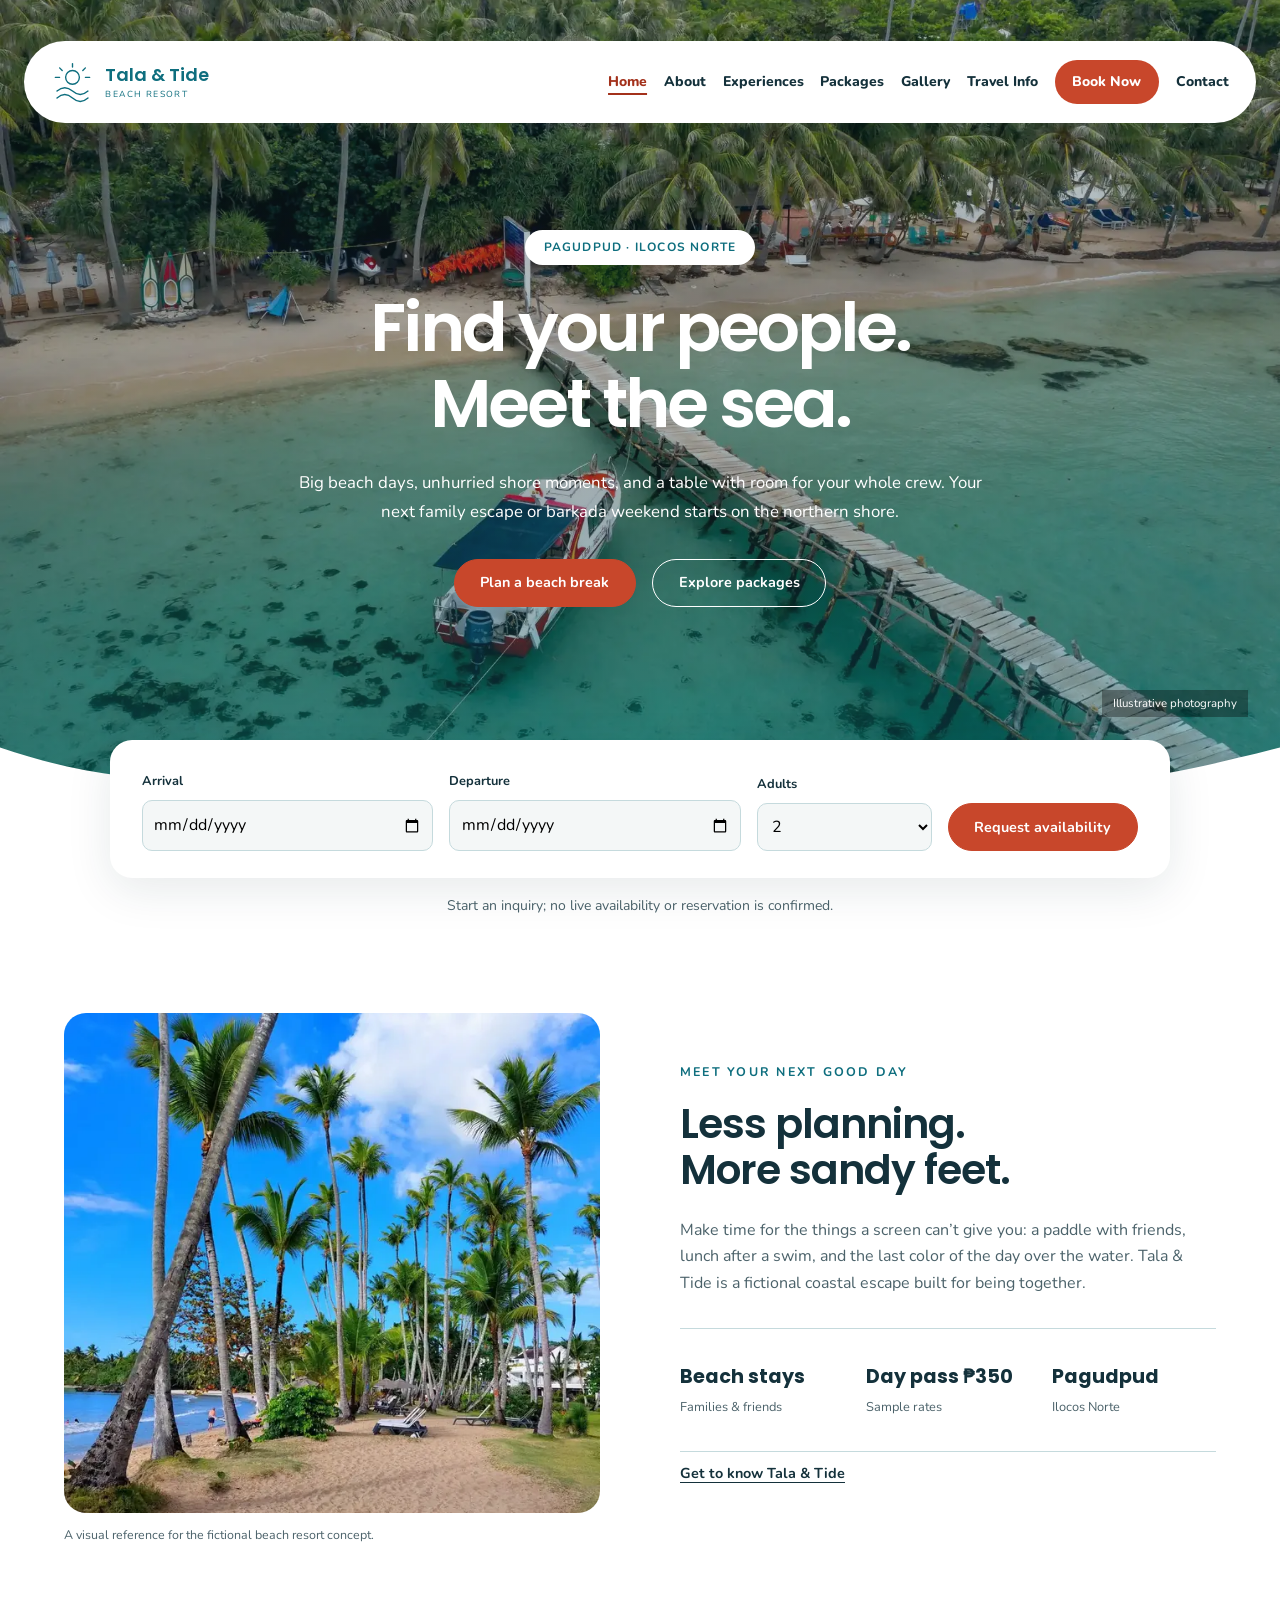
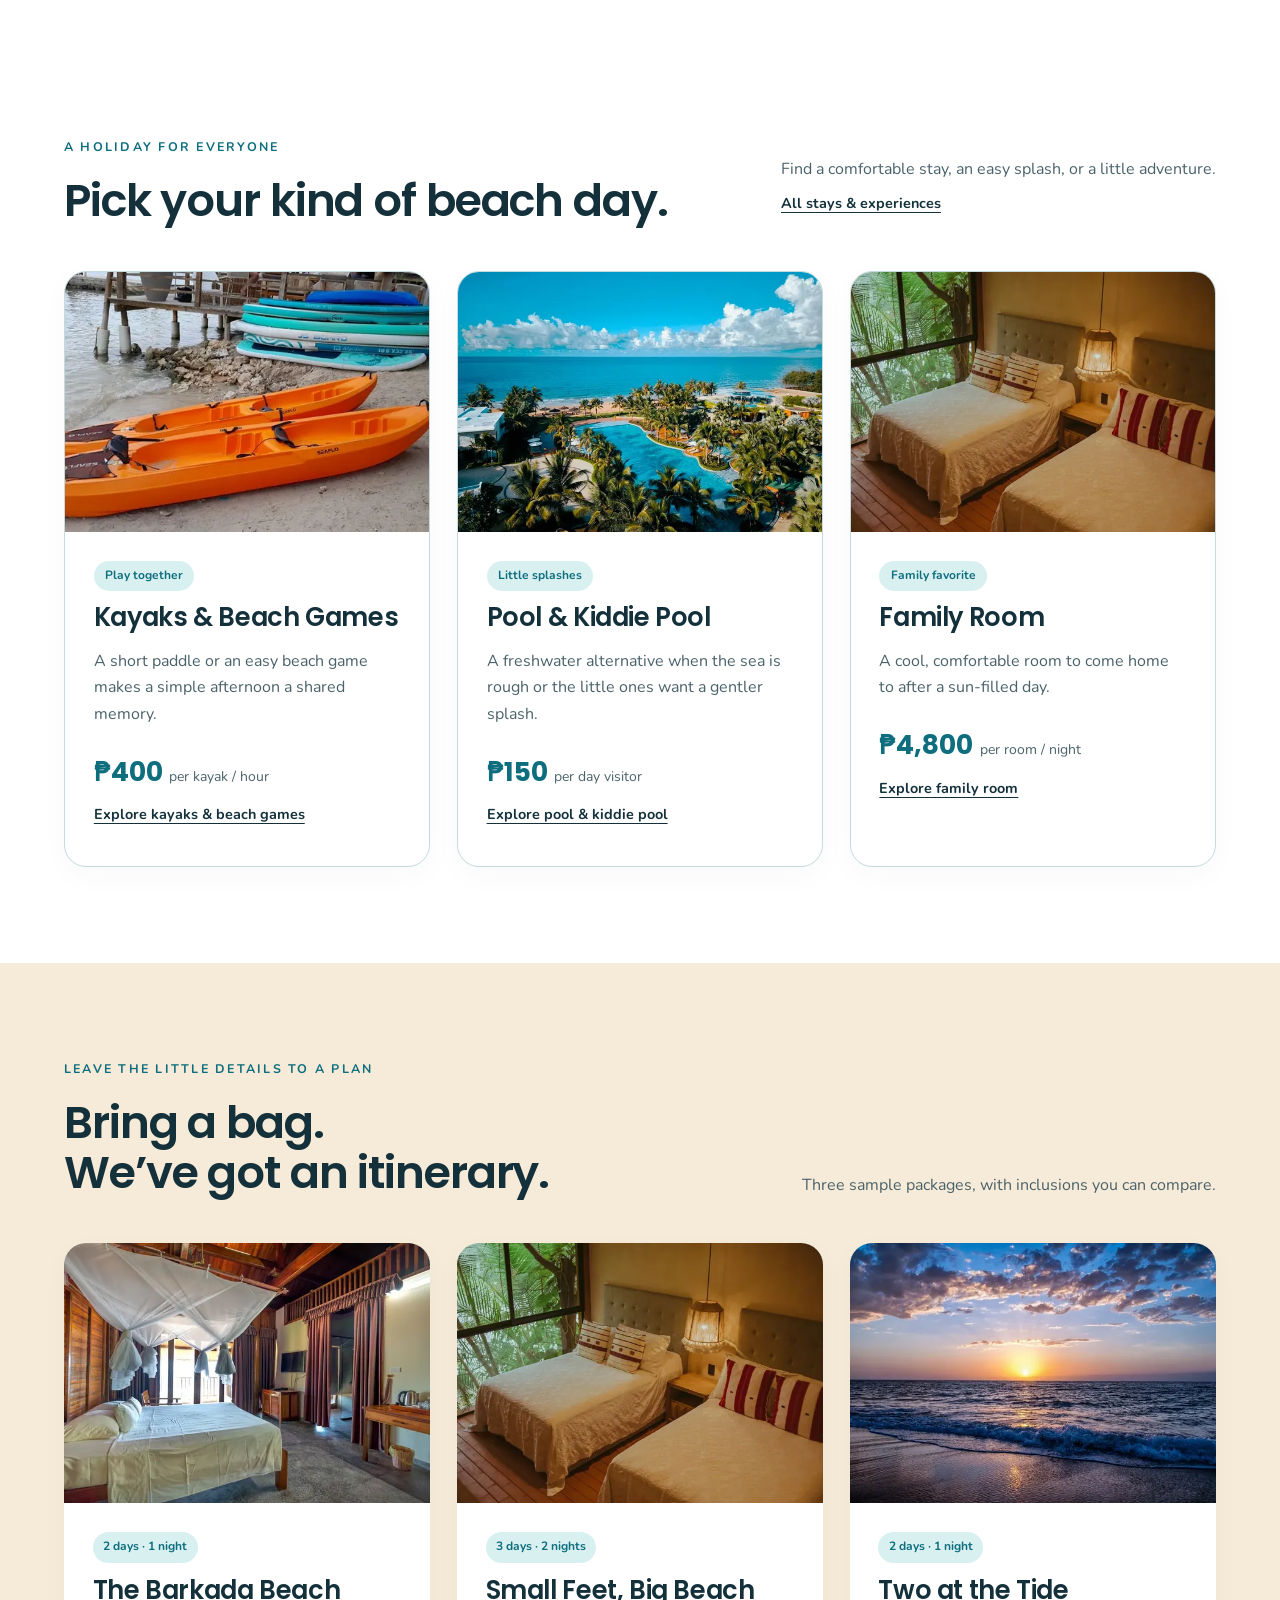
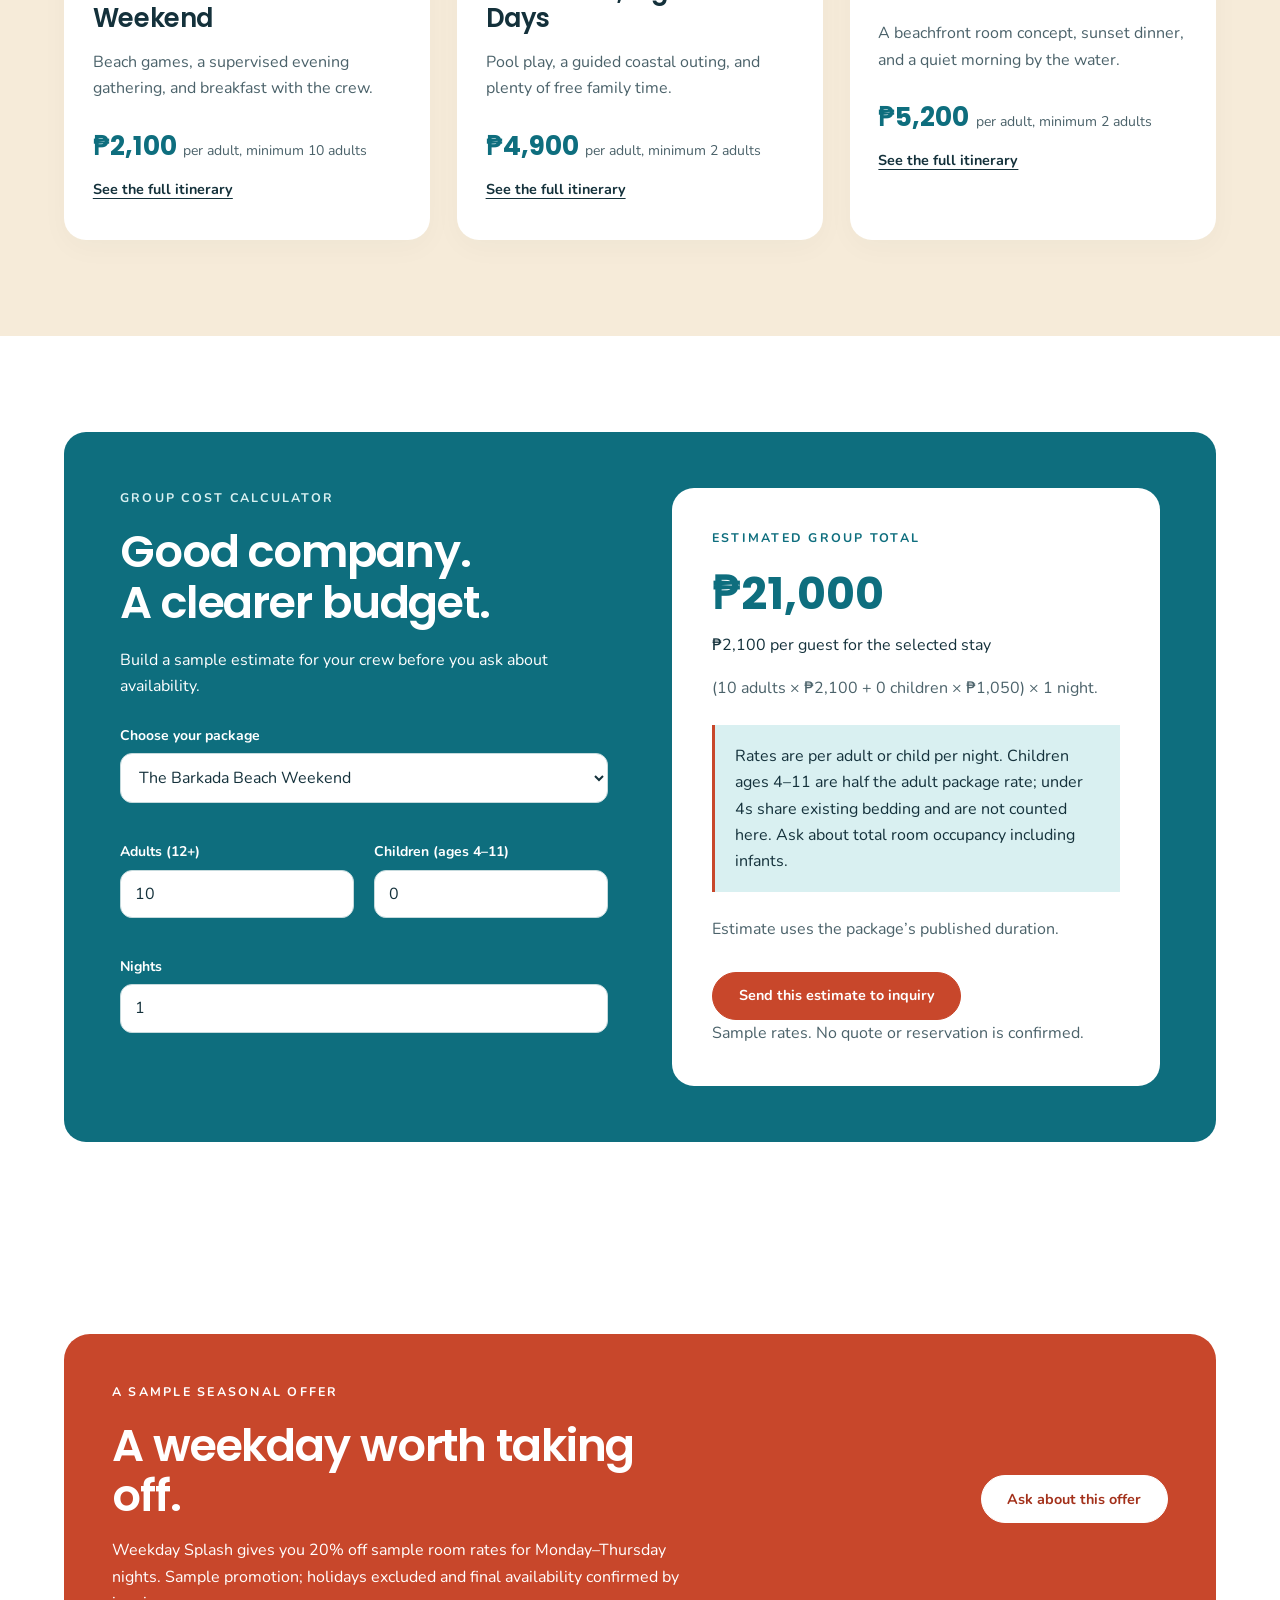
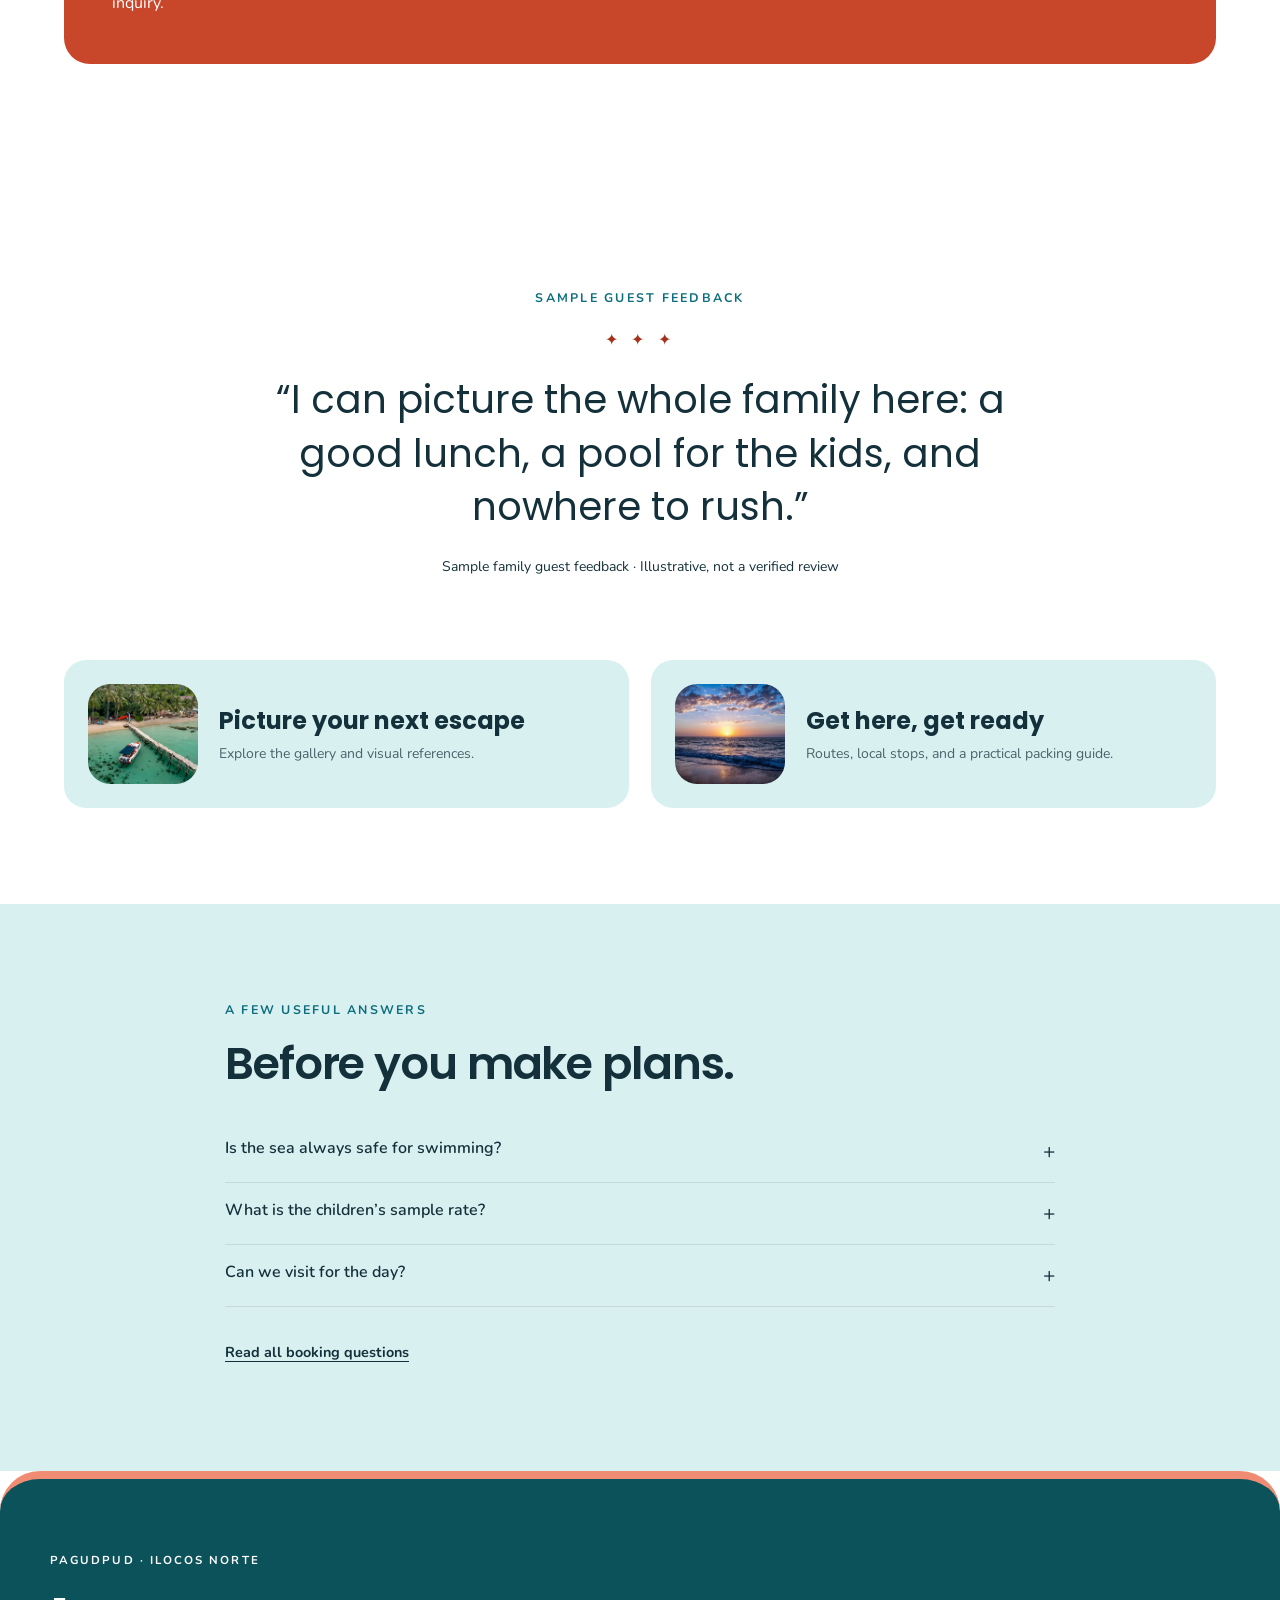
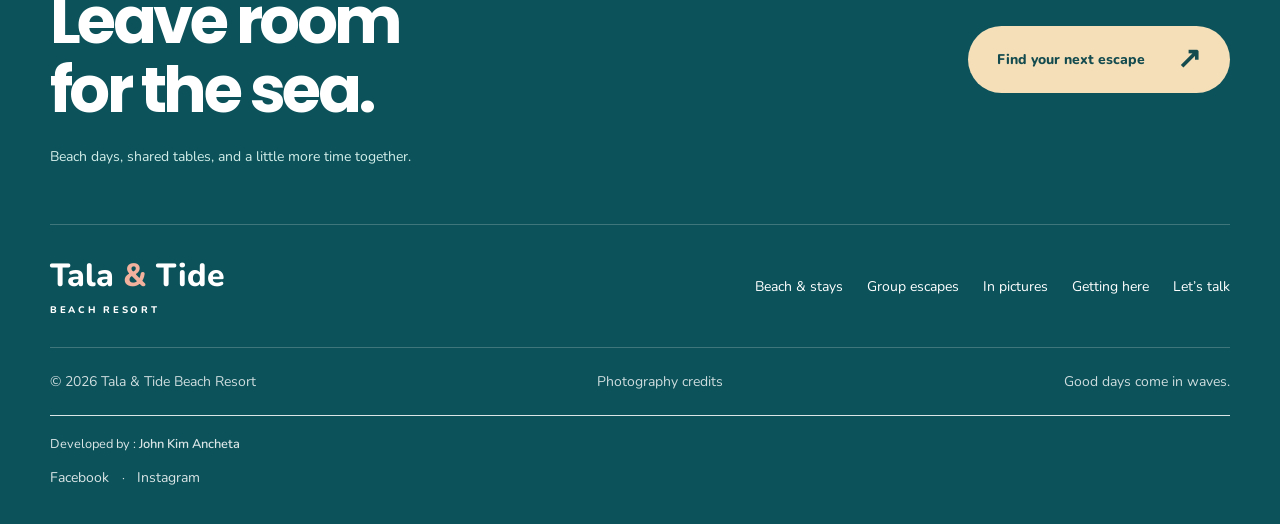
<file: index.html>
<!DOCTYPE html><html lang="en"><head><meta charset="UTF-8"><meta name="viewport" content="width=device-width, initial-scale=1"><title>Tala &amp; Tide Beach Resort | Shared Escapes in Pagudpud</title><meta name="description" content="Meet Tala &amp; Tide Beach Resort, a fictional Pagudpud escape for families and friends. Explore beach stays, packages, a group calculator, and travel advice."><meta name="theme-color" content="#0E6E7E"><meta property="og:type" content="website"><meta property="og:title" content="Tala &amp; Tide Beach Resort | Shared Escapes in Pagudpud"><meta property="og:description" content="Meet Tala &amp; Tide Beach Resort, a fictional Pagudpud escape for families and friends. Explore beach stays, packages, a group calculator, and travel advice."><meta property="og:site_name" content="Tala &amp; Tide Beach Resort"><link rel="icon" type="image/svg+xml" href="data:image/svg+xml,%3Csvg%20xmlns%3D%22http%3A//www.w3.org/2000/svg%22%20viewBox%3D%220%200%2050%2050%22%3E%3Crect%20width%3D%2250%22%20height%3D%2250%22%20rx%3D%2212%22%20fill%3D%22%230E6E7E%22/%3E%3Cg%20transform%3D%22translate%283%203%29%20scale%28.88%29%22%20fill%3D%22none%22%20stroke%3D%22%23fff%22%20stroke-width%3D%222%22%3E%3Ccircle%20cx%3D%2225%22%20cy%3D%2219%22%20r%3D%228%22/%3E%3Cpath%20d%3D%22M25%203v4M10%208l3%203M40%208l-3%203M5%2019h5M40%2019h5M7%2035q9-8%2018%200t18%200M7%2043q9-8%2018%200t18%200%22/%3E%3C/g%3E%3C/svg%3E"><link rel="preload" href="fonts/nunito-latin.woff2" as="font" type="font/woff2" crossorigin><link rel="preload" href="fonts/poppins-600-latin.woff2" as="font" type="font/woff2" crossorigin><link rel="stylesheet" href="css/style.css"><script type="application/ld+json">{"@context": "https://schema.org", "@type": "Resort", "name": "Tala & Tide Beach Resort", "description": "Beach resort academic concept. Fictional property, rates, and contacts; no reservations or payments.", "address": {"@type": "PostalAddress", "addressLocality": "Pagudpud", "addressRegion": "Ilocos Norte", "addressCountry": "PH"}}</script><script defer src="js/form-config.js"></script><script defer src="js/site-data.js"></script><script defer src="js/main.js"></script></head><body class="coast"><a class="skip-link" href="#main">Skip to content</a><header class="site-header"><div class="header-inner "><a class="brand" href="index.html"><svg class="brand-mark" viewBox="0 0 50 50" fill="none" stroke="currentColor" stroke-width="1.6" stroke-linecap="round" stroke-linejoin="round" aria-hidden="true"><circle cx="25" cy="19" r="8"/><path d="M25 3v4M10 8l3 3M40 8l-3 3M5 19h5M40 19h5M7 35q9-8 18 0t18 0M7 43q9-8 18 0t18 0"/></svg><span class="brand-text"><strong>Tala &amp; Tide</strong><span>Beach resort</span></span><span class="sr-only">Home</span></a><button class="menu-toggle" aria-controls="site-nav" aria-expanded="false" aria-label="Open navigation"><svg viewBox="0 0 24 24" fill="none" stroke="currentColor" stroke-width="1.6" aria-hidden="true"><path d="M3 6h18M3 12h18M3 18h18"/></svg></button><nav class="site-nav" id="site-nav" aria-label="Main navigation"><span class="nav-mobile-brand">Tala &amp; Tide</span><button class="menu-close" aria-label="Close navigation">×</button><ul class="nav-list"><li><a  href="index.html" aria-current="page">Home</a></li><li><a  href="about.html" >About</a></li><li><a  href="stay.html" >Experiences</a></li><li><a  href="packages.html" >Packages</a></li><li><a  href="gallery.html" >Gallery</a></li><li><a  href="travel-info.html" >Travel Info</a></li><li><a class="nav-book" href="booking.html" >Book Now</a></li><li><a  href="contact.html" >Contact</a></li></ul></nav></div></header><main id="main"><section class="hero"><img class="hero-image" src="images/hero-shore.webp" srcset="images/hero-shore-480.webp 480w, images/hero-shore-640.webp 640w, images/hero-shore-960.webp 960w, images/hero-shore.webp 1800w" sizes="100vw" alt="Palm-lined beach with a wooden dock and boat on turquoise water" width="1800" height="1199" fetchpriority="high" decoding="async"><div class="hero-content wrap"><span class="eyebrow">Pagudpud · Ilocos Norte</span><h1>Find your people.<br>Meet the sea.</h1><p class="hero-intro">Big beach days, unhurried shore moments, and a table with room for your whole crew. Your next family escape or barkada weekend starts on the northern shore.</p><div class="actions"><a class="button " href="booking.html">Plan a beach break</a><a class="button light" href="packages.html">Explore packages</a></div></div><svg class="wave" viewBox="0 0 1440 100" preserveAspectRatio="none" aria-hidden="true"><path d="M0 35C280 130 430 0 720 45S1150 110 1440 35V100H0Z" fill="#fff"/></svg><span class="hero-note">Illustrative photography</span></section><div class="wrap availability-wrap"><form id="availability-form" class="availability" action="booking.html"><div><label for="quick-checkin">Arrival</label><input id="quick-checkin" name="checkin" type="date" required></div><div><label for="quick-checkout">Departure</label><input id="quick-checkout" name="checkout" type="date" required></div><div><label for="quick-guests">Adults</label><select id="quick-guests" name="adults"><option>2</option><option>4</option><option>6</option><option>8</option><option>10</option><option>12</option><option>15</option></select></div><button class="button" type="submit">Request availability</button><p id="availability-error" class="field-error" hidden>Choose an arrival from today onward and a departure after arrival.</p></form><p class="small muted" style="text-align:center;margin-top:1rem">Start an inquiry; no live availability or reservation is confirmed.</p></div><section class="section " id="discover"><div class="wrap intro-split"><div class="intro-photo reveal"><img class="" src="images/palm-beach.webp" srcset="images/palm-beach-480.webp 480w, images/palm-beach-640.webp 640w, images/palm-beach-960.webp 960w, images/palm-beach.webp 1100w" sizes="(max-width:767px) calc(100vw - 32px), (max-width:1023px) 50vw, 40vw" alt="Palm trees and sandy shoreline beneath a clear sky" width="1100" height="1467" loading="lazy" decoding="async"><p class="photo-caption">A visual reference for the fictional beach resort concept.</p></div><div class="intro-copy reveal"><span class="eyebrow">Meet your next good day</span><h2>Less planning.<br> More sandy feet.</h2><p class="muted">Make time for the things a screen can’t give you: a paddle with friends, lunch after a swim, and the last color of the day over the water. Tala & Tide is a fictional coastal escape built for being together.</p><div class="quick-facts"><div><strong>Beach stays</strong><span>Families & friends</span></div><div><strong>Day pass ₱350</strong><span>Sample rates</span></div><div><strong>Pagudpud</strong><span>Ilocos Norte</span></div></div><a class="text-link" href="about.html">Get to know Tala & Tide</a></div></div></section><section class="section"><div class="wrap"><div class="section-heading"><div><span class="eyebrow">A holiday for everyone</span><h2>Pick your kind of beach day.</h2></div><div><p class="muted">Find a comfortable stay, an easy splash, or a little adventure.</p><a class="text-link" href="stay.html">All stays & experiences</a></div></div><div class="card-grid"><article class="card reveal" data-offering="kayak-games"><img class="card-image" src="images/kayaks.webp" srcset="images/kayaks-480.webp 480w, images/kayaks-640.webp 640w, images/kayaks-960.webp 960w, images/kayaks.webp 1100w" sizes="(max-width:767px) calc(100vw - 32px), (max-width:1023px) 50vw, 40vw" alt="Orange kayaks and paddleboards resting on a sandy beach" width="1100" height="619" loading="lazy" decoding="async"><div class="card-body"><span class="card-tag">Play together</span><h3>Kayaks &amp; Beach Games</h3><p class="muted">A short paddle or an easy beach game makes a simple afternoon a shared memory.</p><div class="card-price"><strong>₱400</strong><span>per kayak / hour</span></div><a class="text-link" href="stay.html#kayak-games">Explore kayaks &amp; beach games</a></div></article><article class="card reveal" data-offering="pool-time"><img class="card-image" src="images/ocean-pool.webp" srcset="images/ocean-pool-480.webp 480w, images/ocean-pool-640.webp 640w, images/ocean-pool-960.webp 960w, images/ocean-pool.webp 1100w" sizes="(max-width:767px) calc(100vw - 32px), (max-width:1023px) 50vw, 40vw" alt="Tropical resort swimming pool beside the ocean and palm trees" width="1100" height="825" loading="lazy" decoding="async"><div class="card-body"><span class="card-tag">Little splashes</span><h3>Pool &amp; Kiddie Pool</h3><p class="muted">A freshwater alternative when the sea is rough or the little ones want a gentler splash.</p><div class="card-price"><strong>₱150</strong><span>per day visitor</span></div><a class="text-link" href="stay.html#pool-time">Explore pool &amp; kiddie pool</a></div></article><article class="card reveal" data-offering="family-room"><img class="card-image" src="images/room-twin.webp" srcset="images/room-twin-480.webp 480w, images/room-twin-640.webp 640w, images/room-twin-960.webp 960w, images/room-twin.webp 1100w" sizes="(max-width:767px) calc(100vw - 32px), (max-width:1023px) 50vw, 40vw" alt="Twin beds in a resort bedroom with a tropical window view" width="1100" height="734" loading="lazy" decoding="async"><div class="card-body"><span class="card-tag">Family favorite</span><h3>Family Room</h3><p class="muted">A cool, comfortable room to come home to after a sun-filled day.</p><div class="card-price"><strong>₱4,800</strong><span>per room / night</span></div><a class="text-link" href="stay.html#family-room">Explore family room</a></div></article></div></div></section><section class="section sand-section"><div class="wrap"><div class="section-heading"><div><span class="eyebrow">Leave the little details to a plan</span><h2>Bring a bag.<br>We’ve got an itinerary.</h2></div><div><p class="muted">Three sample packages, with inclusions you can compare.</p></div></div><div class="card-grid"><article class="card mini-package reveal"><img class="card-image" src="images/room-canopy.webp" srcset="images/room-canopy-480.webp 480w, images/room-canopy-640.webp 640w, images/room-canopy-960.webp 960w, images/room-canopy.webp 1100w" sizes="(max-width:767px) calc(100vw - 32px), (max-width:1023px) 50vw, 40vw" alt="Tropical bedroom with a canopy bed" width="1100" height="734" loading="lazy" decoding="async"><div class="card-body"><span class="card-tag">2 days · 1 night</span><h3>The Barkada Beach Weekend</h3><p class="muted">Beach games, a supervised evening gathering, and breakfast with the crew.</p><div class="card-price"><strong>₱2,100</strong><span>per adult, minimum 10 adults</span></div><a class="text-link" href="packages.html#barkada-weekend">See the full itinerary</a></div></article><article class="card mini-package reveal"><img class="card-image" src="images/room-twin.webp" srcset="images/room-twin-480.webp 480w, images/room-twin-640.webp 640w, images/room-twin-960.webp 960w, images/room-twin.webp 1100w" sizes="(max-width:767px) calc(100vw - 32px), (max-width:1023px) 50vw, 40vw" alt="Twin beds in a resort bedroom with a tropical window view" width="1100" height="734" loading="lazy" decoding="async"><div class="card-body"><span class="card-tag">3 days · 2 nights</span><h3>Small Feet, Big Beach Days</h3><p class="muted">Pool play, a guided coastal outing, and plenty of free family time.</p><div class="card-price"><strong>₱4,900</strong><span>per adult, minimum 2 adults</span></div><a class="text-link" href="packages.html#family-fun">See the full itinerary</a></div></article><article class="card mini-package reveal"><img class="card-image" src="images/sunset.webp" srcset="images/sunset-480.webp 480w, images/sunset-640.webp 640w, images/sunset-960.webp 960w, images/sunset.webp 1100w" sizes="(max-width:767px) calc(100vw - 32px), (max-width:1023px) 50vw, 40vw" alt="Warm sunset colors over gentle ocean waves" width="1100" height="731" loading="lazy" decoding="async"><div class="card-body"><span class="card-tag">2 days · 1 night</span><h3>Two at the Tide</h3><p class="muted">A beachfront room concept, sunset dinner, and a quiet morning by the water.</p><div class="card-price"><strong>₱5,200</strong><span>per adult, minimum 2 adults</span></div><a class="text-link" href="packages.html#sunset-escape">See the full itinerary</a></div></article></div></div></section><section class="section"><div class="wrap"><div class="planner reveal" id="estimate"><div><span class="eyebrow">Group cost calculator</span><h2>Good company.<br>A clearer budget.</h2><p>Build a sample estimate for your crew before you ask about availability.</p><div id="group-calculator" class="form-grid" style="margin-top:1.5rem"><div class="field full"><label for="calc-package">Choose your package</label><select id="calc-package"><option value="barkada-weekend">The Barkada Beach Weekend</option><option value="family-fun">Small Feet, Big Beach Days</option><option value="sunset-escape">Two at the Tide</option></select></div><div class="field"><label for="calc-adults">Adults (12+)</label><input id="calc-adults" type="number" min="1" max="30" value="10"></div><div class="field"><label for="calc-children">Children (ages 4–11)</label><input id="calc-children" type="number" min="0" max="20" value="0"></div><div class="field full"><label for="calc-nights">Nights</label><input id="calc-nights" type="number" min="1" max="14" value="1"></div></div><p class="planner-error" id="calc-error" role="status"></p></div><div class="planner-result" aria-live="polite"><span class="eyebrow">Estimated group total</span><strong class="result-number" id="calc-total">₱21,000</strong><p id="calc-per-head">₱2,100 per guest for the selected stay</p><p id="calc-breakdown" class="small muted"></p><div class="notice">Rates are per adult or child per night. Children ages 4–11 are half the adult package rate; under 4s share existing bedding and are not counted here. Ask about total room occupancy including infants.</div><p id="calc-duration-note" class="small muted"></p><div class="actions"><a class="button" id="calc-result-link" href="booking.html?item=barkada-weekend&amp;adults=10">Send this estimate to inquiry</a></div><p class="small muted">Sample rates. No quote or reservation is confirmed.</p></div></div></div></section><section class="section"><div class="wrap"><div class="promo reveal"><div><span class="eyebrow">A sample seasonal offer</span><h2>A weekday worth taking off.</h2><p>Weekday Splash gives you 20% off sample room rates for Monday–Thursday nights. Sample promotion; holidays excluded and final availability confirmed by inquiry.</p></div><a class="button " href="booking.html">Ask about this offer</a></div></div></section><section class="section"><div class="wrap"><div class="review reveal"><span class="eyebrow">Sample guest feedback</span><span class="stars" aria-hidden="true">✦ ✦ ✦</span><blockquote>“I can picture the whole family here: a good lunch, a pool for the kids, and nowhere to rush.”</blockquote><cite>Sample family guest feedback · Illustrative, not a verified review</cite></div><div class="teaser-grid"><a class="teaser" href="gallery.html"><img class="" src="images/hero-shore.webp" srcset="images/hero-shore-480.webp 480w, images/hero-shore-640.webp 640w, images/hero-shore-960.webp 960w, images/hero-shore.webp 1800w" sizes="(max-width:767px) calc(100vw - 32px), (max-width:1023px) 50vw, 40vw" alt="Palm-lined beach with a wooden dock and boat on turquoise water" width="1800" height="1199" loading="lazy" decoding="async"><div><strong>Picture your next escape</strong><span>Explore the gallery and visual references.</span></div></a><a class="teaser" href="travel-info.html"><img class="" src="images/sunset.webp" srcset="images/sunset-480.webp 480w, images/sunset-640.webp 640w, images/sunset-960.webp 960w, images/sunset.webp 1100w" sizes="(max-width:767px) calc(100vw - 32px), (max-width:1023px) 50vw, 40vw" alt="Warm sunset colors over gentle ocean waves" width="1100" height="731" loading="lazy" decoding="async"><div><strong>Get here, get ready</strong><span>Routes, local stops, and a practical packing guide.</span></div></a></div></div></section><section class="section panel-section"><div class="wrap"><div class="faq"><span class="eyebrow">A few useful answers</span><h2>Before you make plans.</h2><details><summary>Is the sea always safe for swimming?</summary><p>No. Sea conditions can change quickly. Follow guides and flags, stay in designated areas, and choose the pool if swimming is not advised.</p></details><details><summary>What is the children’s sample rate?</summary><p>For package calculator estimates, ages 4–11 are half the adult package rate; under 4s are not counted and share existing bedding. The final room capacity and price need confirmation.</p></details><details><summary>Can we visit for the day?</summary><p>Yes. The Beach Day Pass covers stated access and shared seating. Private cottages are a separate option.</p></details><p class="faq-footer"><a class="text-link" href="booking.html#faq">Read all booking questions</a></p></div></div></section></main><footer class="site-footer footer-redesign tide-footer"><div class="footer-shell"><div class="tide-invitation"><div><p class="footer-label">Pagudpud · Ilocos Norte</p><h2>Leave room<br>for the sea.</h2><p>Beach days, shared tables, and a little more time together.</p></div><a class="tide-cta" href="packages.html">Find your next escape <span aria-hidden="true">↗</span></a></div><div class="tide-dock"><a class="tide-wordmark" href="index.html">Tala <span>&amp;</span> Tide<small>BEACH RESORT</small></a><nav class="footer-nav" aria-label="Footer navigation"><a href="stay.html">Beach &amp; stays</a><a href="packages.html">Group escapes</a><a href="gallery.html">In pictures</a><a href="travel-info.html">Getting here</a><a href="contact.html">Let’s talk</a></nav></div><div class="footer-end footer-fine"><p>© 2026 Tala &amp; Tide Beach Resort</p><a href="gallery.html#photo-credits">Photography credits</a><p>Good days come in waves.</p></div><div class="developer-credit"><p>Developed by : <strong>John Kim Ancheta</strong></p><p class="developer-socials"><a href="https://www.facebook.com/johnkim.ancheta" target="_blank" rel="noopener noreferrer">Facebook</a><span aria-hidden="true"> · </span><a href="https://www.instagram.com/dossk8r?stkn=bTA5NGx3dW9jeGo2" target="_blank" rel="noopener noreferrer">Instagram</a></p></div></div></footer></body></html>
</file>
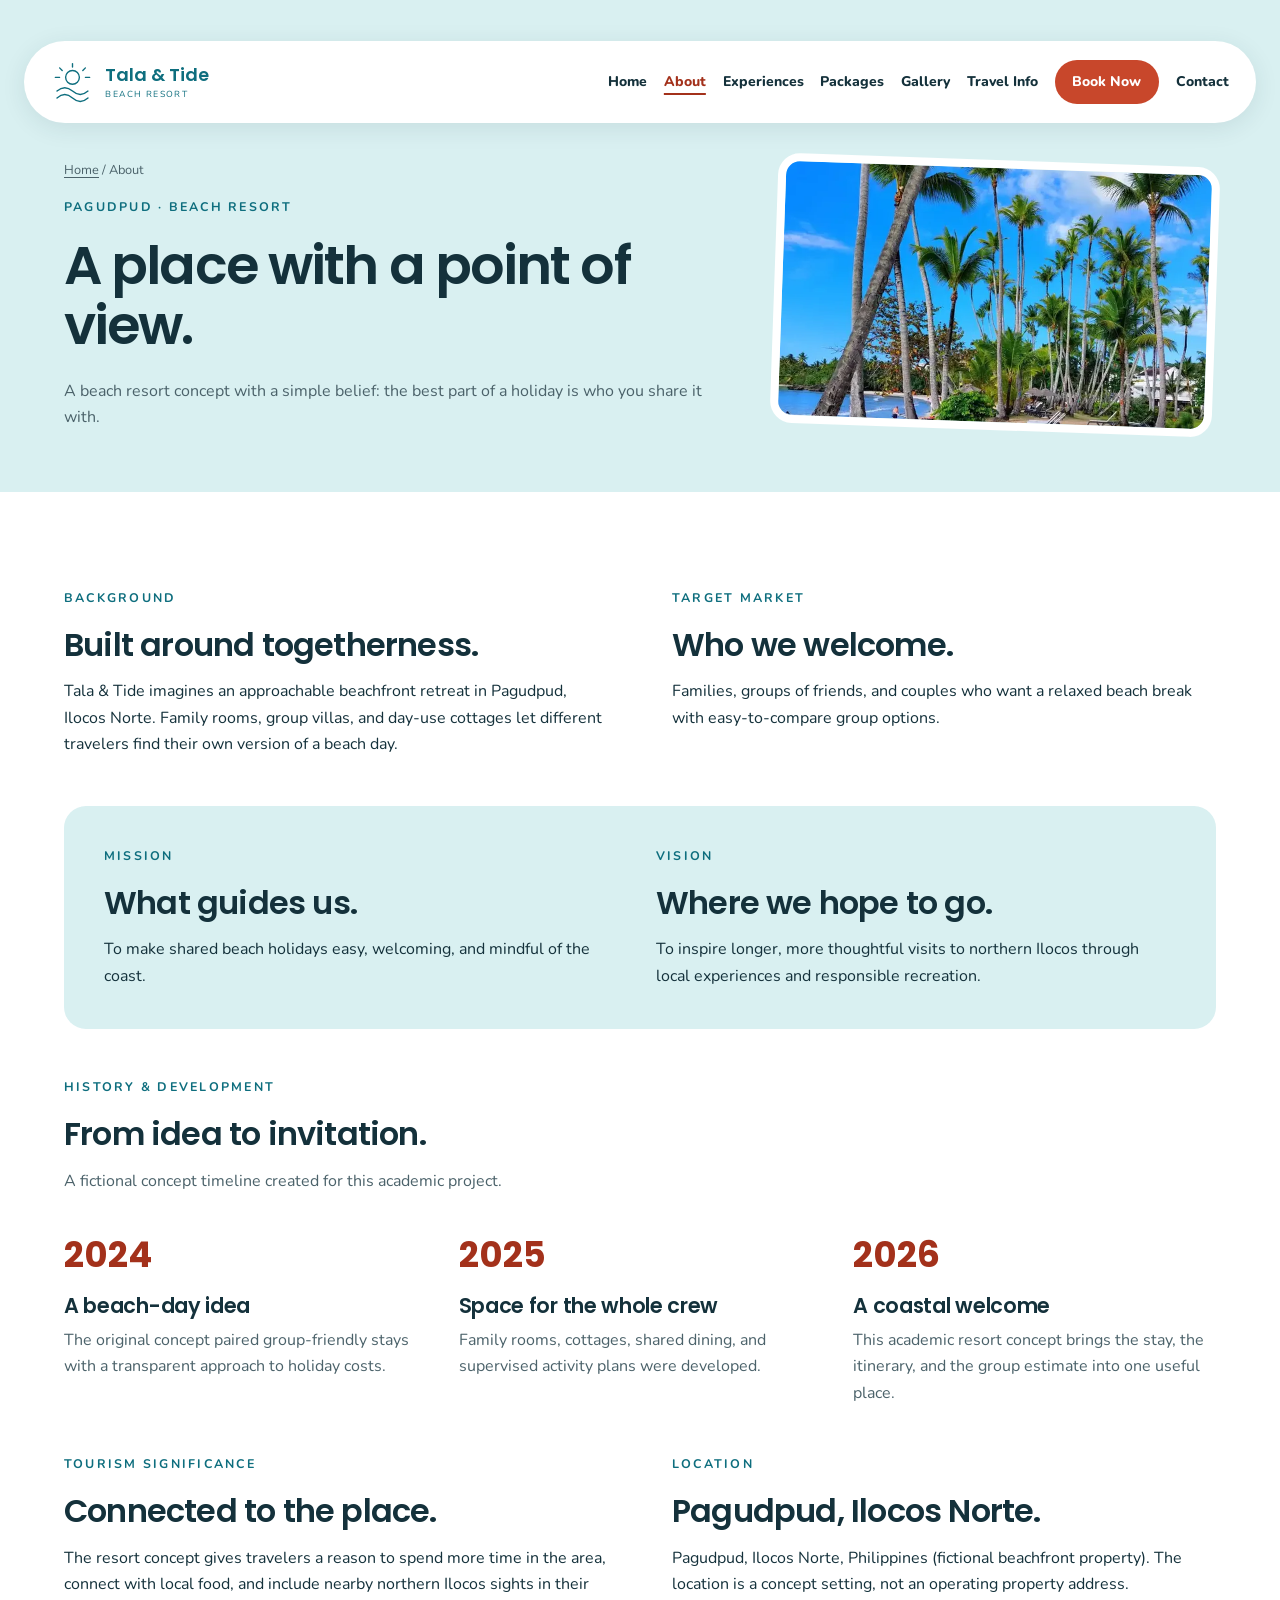
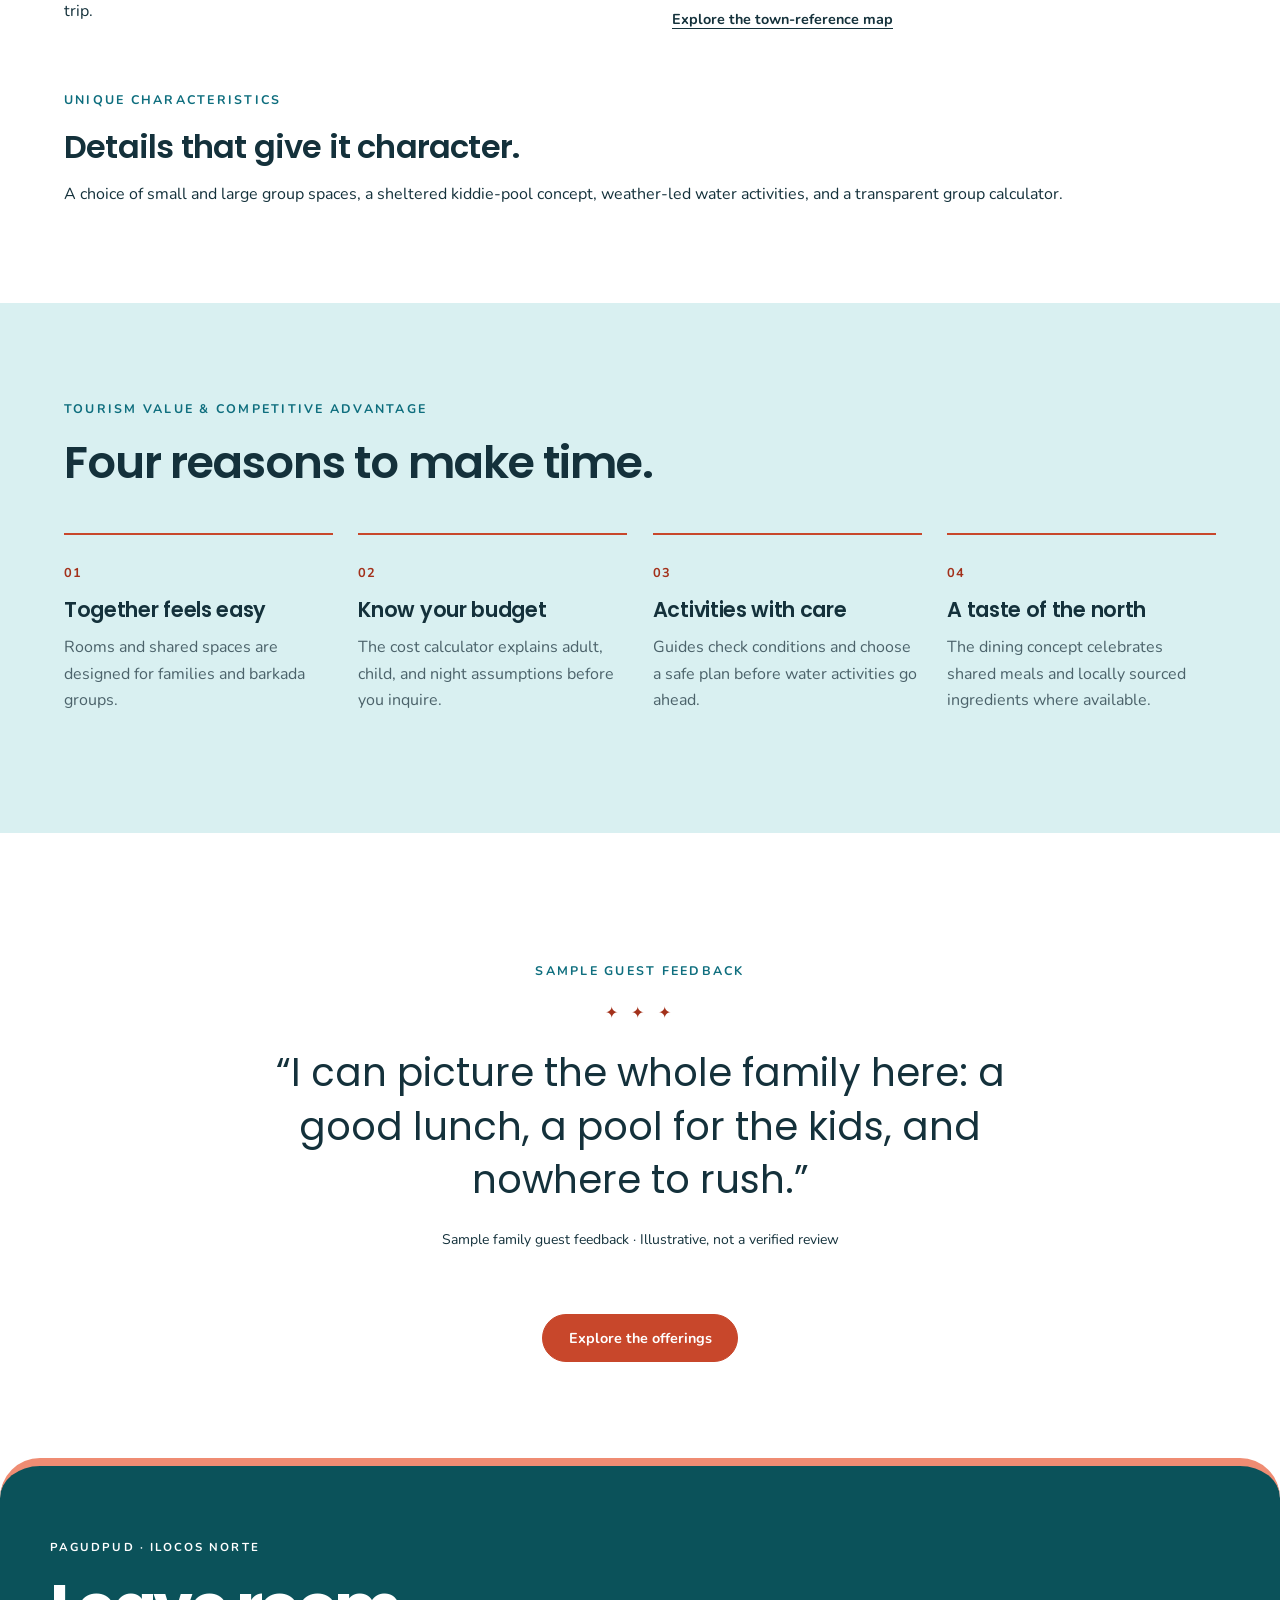
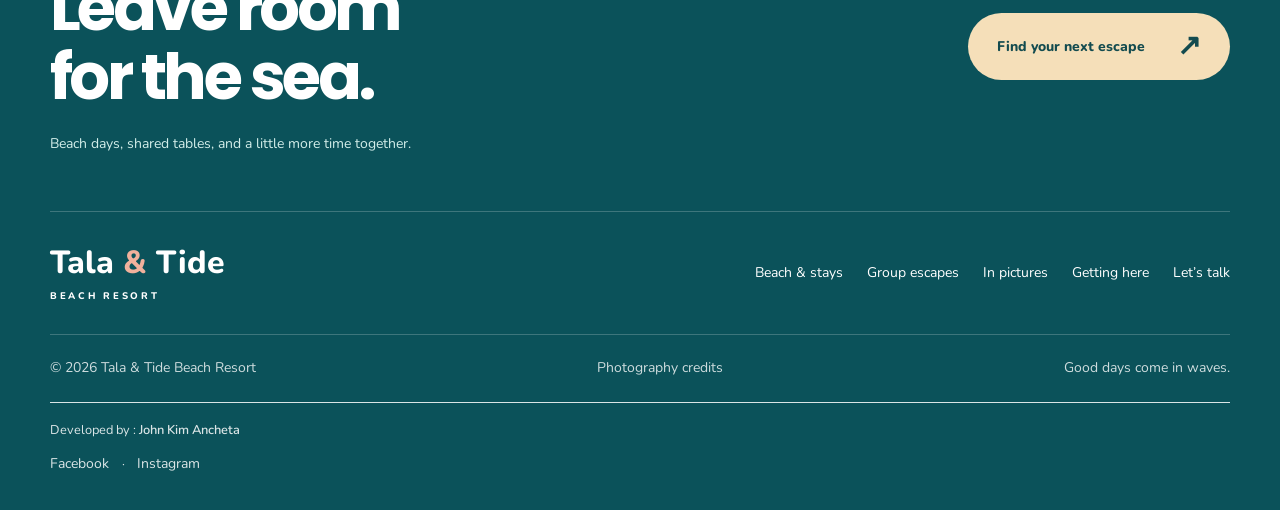
<file: about.html>
<!DOCTYPE html><html lang="en"><head><meta charset="UTF-8"><meta name="viewport" content="width=device-width, initial-scale=1"><title>Our Coastal Story &amp; Family Concept | Tala &amp; Tide Resort</title><meta name="description" content="Discover the Tala &amp; Tide Beach Resort story. Learn how the Pagudpud concept brings family rooms, group stays, coastal care, and shared holidays together."><meta name="theme-color" content="#0E6E7E"><meta property="og:type" content="website"><meta property="og:title" content="Our Coastal Story &amp; Family Concept | Tala &amp; Tide Resort"><meta property="og:description" content="Discover the Tala &amp; Tide Beach Resort story. Learn how the Pagudpud concept brings family rooms, group stays, coastal care, and shared holidays together."><meta property="og:site_name" content="Tala &amp; Tide Beach Resort"><link rel="icon" type="image/svg+xml" href="data:image/svg+xml,%3Csvg%20xmlns%3D%22http%3A//www.w3.org/2000/svg%22%20viewBox%3D%220%200%2050%2050%22%3E%3Crect%20width%3D%2250%22%20height%3D%2250%22%20rx%3D%2212%22%20fill%3D%22%230E6E7E%22/%3E%3Cg%20transform%3D%22translate%283%203%29%20scale%28.88%29%22%20fill%3D%22none%22%20stroke%3D%22%23fff%22%20stroke-width%3D%222%22%3E%3Ccircle%20cx%3D%2225%22%20cy%3D%2219%22%20r%3D%228%22/%3E%3Cpath%20d%3D%22M25%203v4M10%208l3%203M40%208l-3%203M5%2019h5M40%2019h5M7%2035q9-8%2018%200t18%200M7%2043q9-8%2018%200t18%200%22/%3E%3C/g%3E%3C/svg%3E"><link rel="preload" href="fonts/nunito-latin.woff2" as="font" type="font/woff2" crossorigin><link rel="preload" href="fonts/poppins-600-latin.woff2" as="font" type="font/woff2" crossorigin><link rel="stylesheet" href="css/style.css"><script defer src="js/form-config.js"></script><script defer src="js/site-data.js"></script><script defer src="js/main.js"></script></head><body class="coast"><a class="skip-link" href="#main">Skip to content</a><header class="site-header"><div class="header-inner "><a class="brand" href="index.html"><svg class="brand-mark" viewBox="0 0 50 50" fill="none" stroke="currentColor" stroke-width="1.6" stroke-linecap="round" stroke-linejoin="round" aria-hidden="true"><circle cx="25" cy="19" r="8"/><path d="M25 3v4M10 8l3 3M40 8l-3 3M5 19h5M40 19h5M7 35q9-8 18 0t18 0M7 43q9-8 18 0t18 0"/></svg><span class="brand-text"><strong>Tala &amp; Tide</strong><span>Beach resort</span></span><span class="sr-only">Home</span></a><button class="menu-toggle" aria-controls="site-nav" aria-expanded="false" aria-label="Open navigation"><svg viewBox="0 0 24 24" fill="none" stroke="currentColor" stroke-width="1.6" aria-hidden="true"><path d="M3 6h18M3 12h18M3 18h18"/></svg></button><nav class="site-nav" id="site-nav" aria-label="Main navigation"><span class="nav-mobile-brand">Tala &amp; Tide</span><button class="menu-close" aria-label="Close navigation">×</button><ul class="nav-list"><li><a  href="index.html" >Home</a></li><li><a  href="about.html" aria-current="page">About</a></li><li><a  href="stay.html" >Experiences</a></li><li><a  href="packages.html" >Packages</a></li><li><a  href="gallery.html" >Gallery</a></li><li><a  href="travel-info.html" >Travel Info</a></li><li><a class="nav-book" href="booking.html" >Book Now</a></li><li><a  href="contact.html" >Contact</a></li></ul></nav></div></header><main id="main"><section class="subhero"><div class="wrap"><div><div class="breadcrumb"><a href="index.html">Home</a> / About</div><span class="eyebrow">Pagudpud · Beach resort</span><h1>A place with a point of view.</h1><p class="muted">A beach resort concept with a simple belief: the best part of a holiday is who you share it with.</p></div><img class="" src="images/palm-beach.webp" srcset="images/palm-beach-480.webp 480w, images/palm-beach-640.webp 640w, images/palm-beach-960.webp 960w, images/palm-beach.webp 1100w" sizes="(max-width:767px) calc(100vw - 32px), (max-width:1023px) 50vw, 40vw" alt="Palm trees and sandy shoreline beneath a clear sky" width="1100" height="1467" fetchpriority="high" decoding="async"></div></section><section class="section"><div class="wrap about-grid"><div class="about-block"><span class="eyebrow">Background</span><h2>Built around togetherness.</h2><p>Tala &amp; Tide imagines an approachable beachfront retreat in Pagudpud, Ilocos Norte. Family rooms, group villas, and day-use cottages let different travelers find their own version of a beach day.</p></div><div class="about-block"><span class="eyebrow">Target market</span><h2>Who we welcome.</h2><p>Families, groups of friends, and couples who want a relaxed beach break with easy-to-compare group options.</p></div><div class="about-block wide mission-vision"><div><span class="eyebrow">Mission</span><h2>What guides us.</h2><p>To make shared beach holidays easy, welcoming, and mindful of the coast.</p></div><div><span class="eyebrow">Vision</span><h2>Where we hope to go.</h2><p>To inspire longer, more thoughtful visits to northern Ilocos through local experiences and responsible recreation.</p></div></div><div class="about-block wide"><span class="eyebrow">History & development</span><h2>From idea to invitation.</h2><p class="muted" style="margin-top:1rem">A fictional concept timeline created for this academic project.</p><div class="timeline"><div><strong>2024</strong><h3>A beach-day idea</h3><p class="muted">The original concept paired group-friendly stays with a transparent approach to holiday costs.</p></div><div><strong>2025</strong><h3>Space for the whole crew</h3><p class="muted">Family rooms, cottages, shared dining, and supervised activity plans were developed.</p></div><div><strong>2026</strong><h3>A coastal welcome</h3><p class="muted">This academic resort concept brings the stay, the itinerary, and the group estimate into one useful place.</p></div></div></div><div class="about-block"><span class="eyebrow">Tourism significance</span><h2>Connected to the place.</h2><p>The resort concept gives travelers a reason to spend more time in the area, connect with local food, and include nearby northern Ilocos sights in their trip.</p></div><div class="about-block"><span class="eyebrow">Location</span><h2>Pagudpud, Ilocos Norte.</h2><p>Pagudpud, Ilocos Norte, Philippines (fictional beachfront property). The location is a concept setting, not an operating property address.</p><a class="text-link" href="travel-info.html#location-map">Explore the town-reference map</a></div><div class="about-block wide"><span class="eyebrow">Unique characteristics</span><h2>Details that give it character.</h2><p>A choice of small and large group spaces, a sheltered kiddie-pool concept, weather-led water activities, and a transparent group calculator.</p></div></div></section><section class="section panel-section"><div class="wrap"><div class="section-heading"><div><span class="eyebrow">Tourism value & competitive advantage</span><h2>Four reasons to make time.</h2></div><div></div></div><div class="feature-grid"><div class="feature-tile"><span class="feature-index">01</span><h3>Together feels easy</h3><p class="muted">Rooms and shared spaces are designed for families and barkada groups.</p></div><div class="feature-tile"><span class="feature-index">02</span><h3>Know your budget</h3><p class="muted">The cost calculator explains adult, child, and night assumptions before you inquire.</p></div><div class="feature-tile"><span class="feature-index">03</span><h3>Activities with care</h3><p class="muted">Guides check conditions and choose a safe plan before water activities go ahead.</p></div><div class="feature-tile"><span class="feature-index">04</span><h3>A taste of the north</h3><p class="muted">The dining concept celebrates shared meals and locally sourced ingredients where available.</p></div></div></div></section><section class="section"><div class="wrap"><div class="review reveal"><span class="eyebrow">Sample guest feedback</span><span class="stars" aria-hidden="true">✦ ✦ ✦</span><blockquote>“I can picture the whole family here: a good lunch, a pool for the kids, and nowhere to rush.”</blockquote><cite>Sample family guest feedback · Illustrative, not a verified review</cite></div><div class="actions" style="justify-content:center"><a class="button " href="stay.html">Explore the offerings</a></div></div></section></main><footer class="site-footer footer-redesign tide-footer"><div class="footer-shell"><div class="tide-invitation"><div><p class="footer-label">Pagudpud · Ilocos Norte</p><h2>Leave room<br>for the sea.</h2><p>Beach days, shared tables, and a little more time together.</p></div><a class="tide-cta" href="packages.html">Find your next escape <span aria-hidden="true">↗</span></a></div><div class="tide-dock"><a class="tide-wordmark" href="index.html">Tala <span>&amp;</span> Tide<small>BEACH RESORT</small></a><nav class="footer-nav" aria-label="Footer navigation"><a href="stay.html">Beach &amp; stays</a><a href="packages.html">Group escapes</a><a href="gallery.html">In pictures</a><a href="travel-info.html">Getting here</a><a href="contact.html">Let’s talk</a></nav></div><div class="footer-end footer-fine"><p>© 2026 Tala &amp; Tide Beach Resort</p><a href="gallery.html#photo-credits">Photography credits</a><p>Good days come in waves.</p></div><div class="developer-credit"><p>Developed by : <strong>John Kim Ancheta</strong></p><p class="developer-socials"><a href="https://www.facebook.com/johnkim.ancheta" target="_blank" rel="noopener noreferrer">Facebook</a><span aria-hidden="true"> · </span><a href="https://www.instagram.com/dossk8r?stkn=bTA5NGx3dW9jeGo2" target="_blank" rel="noopener noreferrer">Instagram</a></p></div></div></footer></body></html>
</file>
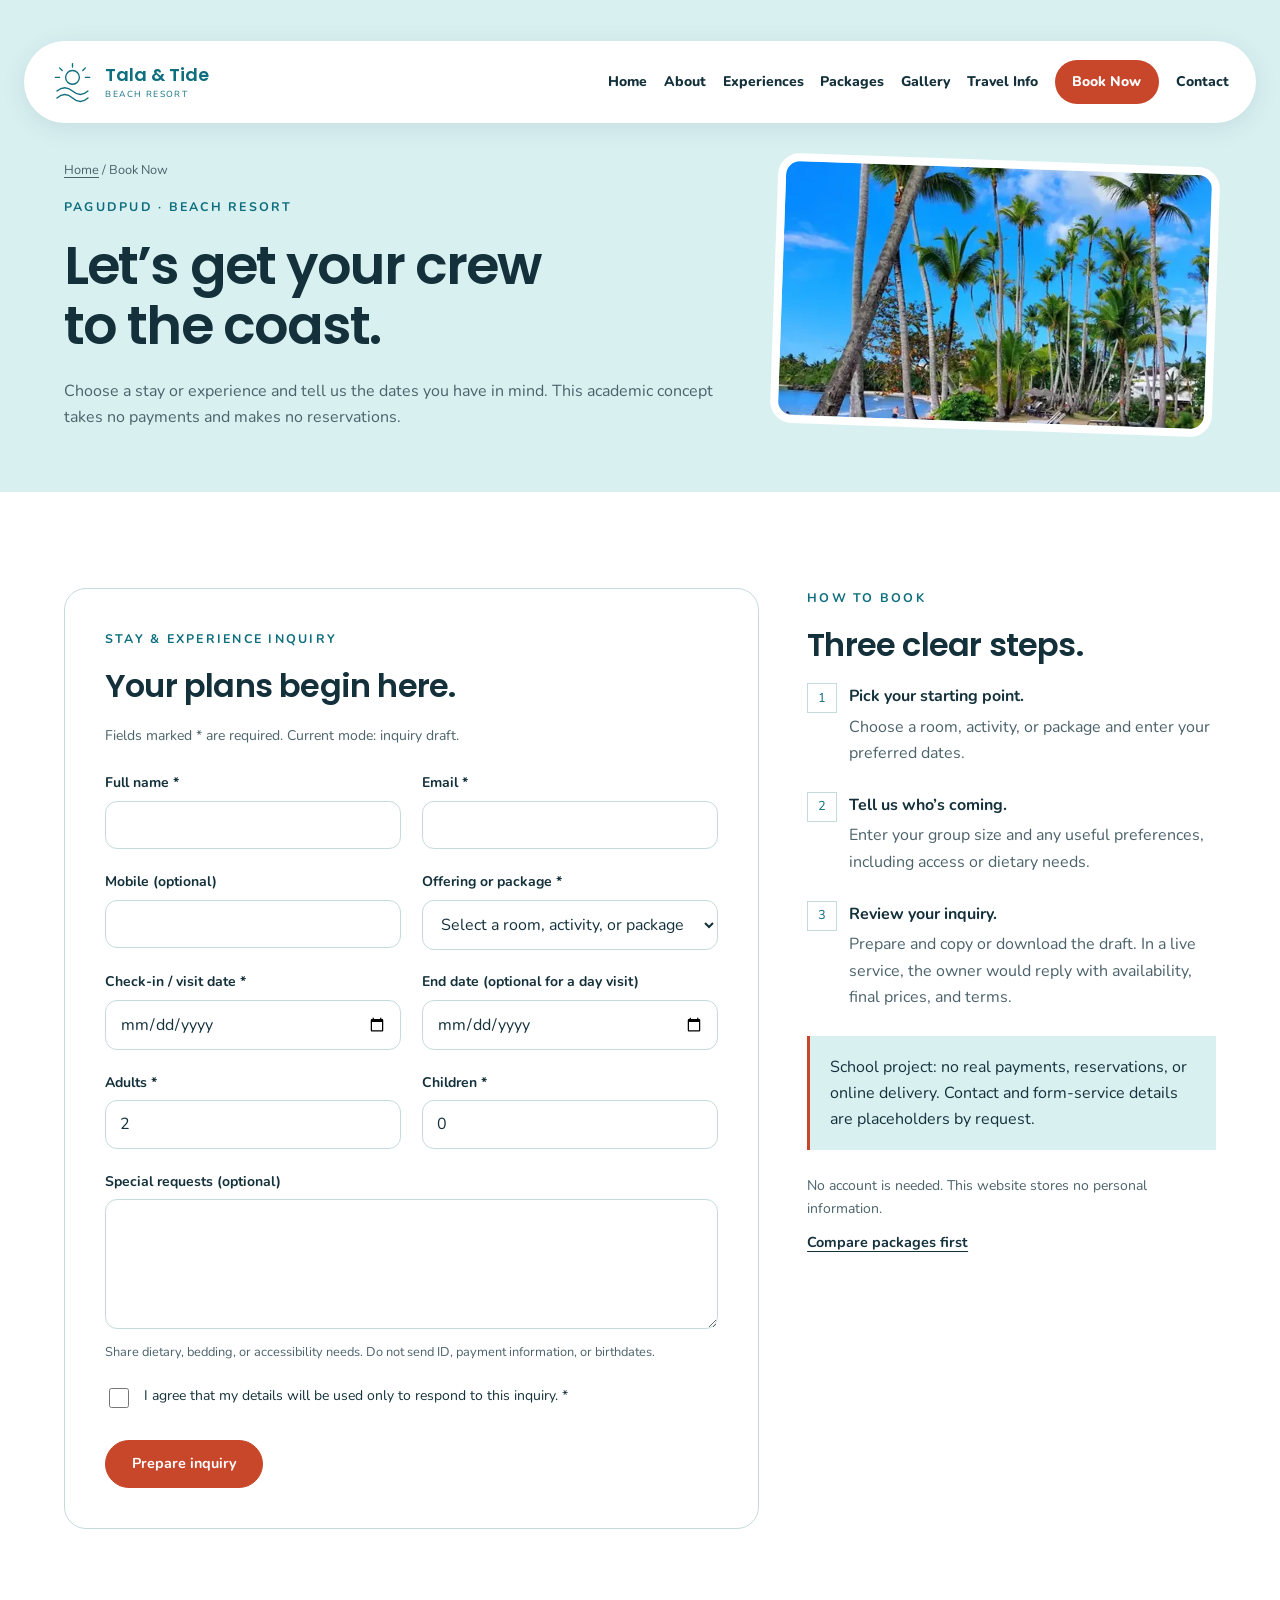
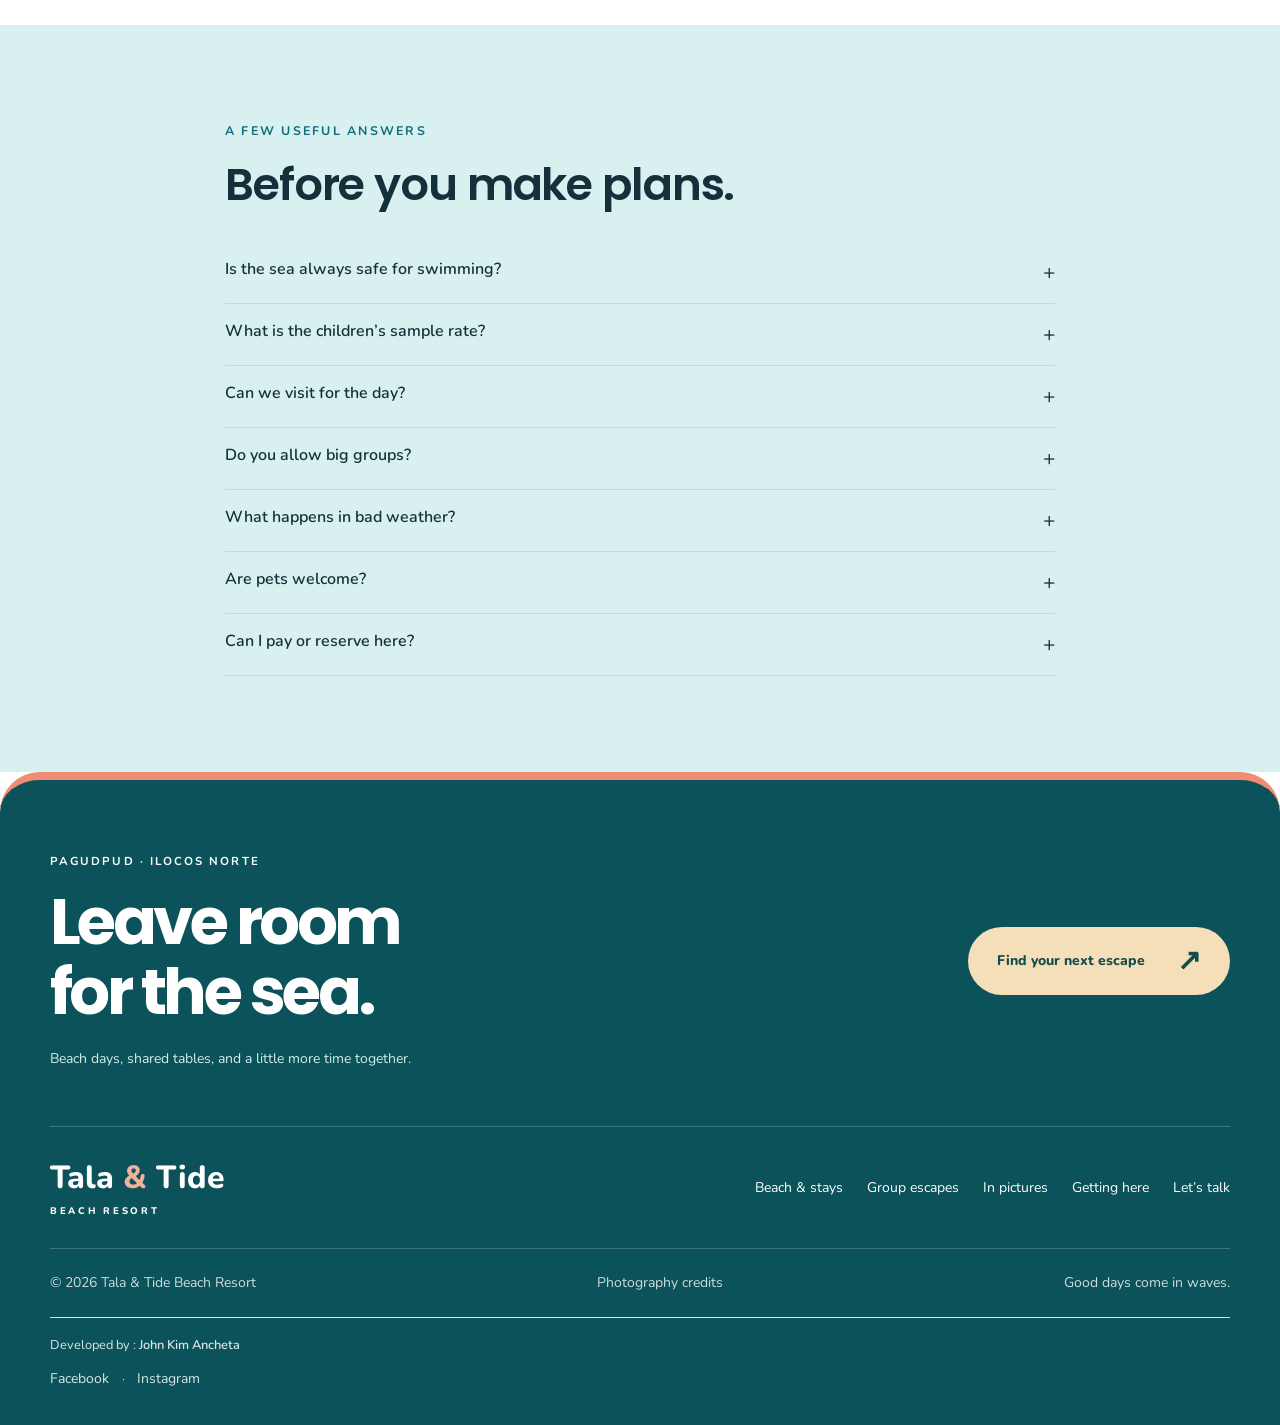
<file: booking.html>
<!DOCTYPE html><html lang="en"><head><meta charset="UTF-8"><meta name="viewport" content="width=device-width, initial-scale=1"><title>Prepare Your Beach Stay Inquiry | Tala &amp; Tide Beach Resort</title><meta name="description" content="Prepare your Tala &amp; Tide beach inquiry with preferred dates, a package, and group size. Review the practical FAQs and create an inquiry draft without payment."><meta name="theme-color" content="#0E6E7E"><meta property="og:type" content="website"><meta property="og:title" content="Prepare Your Beach Stay Inquiry | Tala &amp; Tide Beach Resort"><meta property="og:description" content="Prepare your Tala &amp; Tide beach inquiry with preferred dates, a package, and group size. Review the practical FAQs and create an inquiry draft without payment."><meta property="og:site_name" content="Tala &amp; Tide Beach Resort"><link rel="icon" type="image/svg+xml" href="data:image/svg+xml,%3Csvg%20xmlns%3D%22http%3A//www.w3.org/2000/svg%22%20viewBox%3D%220%200%2050%2050%22%3E%3Crect%20width%3D%2250%22%20height%3D%2250%22%20rx%3D%2212%22%20fill%3D%22%230E6E7E%22/%3E%3Cg%20transform%3D%22translate%283%203%29%20scale%28.88%29%22%20fill%3D%22none%22%20stroke%3D%22%23fff%22%20stroke-width%3D%222%22%3E%3Ccircle%20cx%3D%2225%22%20cy%3D%2219%22%20r%3D%228%22/%3E%3Cpath%20d%3D%22M25%203v4M10%208l3%203M40%208l-3%203M5%2019h5M40%2019h5M7%2035q9-8%2018%200t18%200M7%2043q9-8%2018%200t18%200%22/%3E%3C/g%3E%3C/svg%3E"><link rel="preload" href="fonts/nunito-latin.woff2" as="font" type="font/woff2" crossorigin><link rel="preload" href="fonts/poppins-600-latin.woff2" as="font" type="font/woff2" crossorigin><link rel="stylesheet" href="css/style.css"><script defer src="js/form-config.js"></script><script defer src="js/site-data.js"></script><script defer src="js/main.js"></script></head><body class="coast"><a class="skip-link" href="#main">Skip to content</a><header class="site-header"><div class="header-inner "><a class="brand" href="index.html"><svg class="brand-mark" viewBox="0 0 50 50" fill="none" stroke="currentColor" stroke-width="1.6" stroke-linecap="round" stroke-linejoin="round" aria-hidden="true"><circle cx="25" cy="19" r="8"/><path d="M25 3v4M10 8l3 3M40 8l-3 3M5 19h5M40 19h5M7 35q9-8 18 0t18 0M7 43q9-8 18 0t18 0"/></svg><span class="brand-text"><strong>Tala &amp; Tide</strong><span>Beach resort</span></span><span class="sr-only">Home</span></a><button class="menu-toggle" aria-controls="site-nav" aria-expanded="false" aria-label="Open navigation"><svg viewBox="0 0 24 24" fill="none" stroke="currentColor" stroke-width="1.6" aria-hidden="true"><path d="M3 6h18M3 12h18M3 18h18"/></svg></button><nav class="site-nav" id="site-nav" aria-label="Main navigation"><span class="nav-mobile-brand">Tala &amp; Tide</span><button class="menu-close" aria-label="Close navigation">×</button><ul class="nav-list"><li><a  href="index.html" >Home</a></li><li><a  href="about.html" >About</a></li><li><a  href="stay.html" >Experiences</a></li><li><a  href="packages.html" >Packages</a></li><li><a  href="gallery.html" >Gallery</a></li><li><a  href="travel-info.html" >Travel Info</a></li><li><a class="nav-book" href="booking.html" aria-current="page">Book Now</a></li><li><a  href="contact.html" >Contact</a></li></ul></nav></div></header><main id="main"><section class="subhero"><div class="wrap"><div><div class="breadcrumb"><a href="index.html">Home</a> / Book Now</div><span class="eyebrow">Pagudpud · Beach resort</span><h1>Let’s get your crew<br>to the coast.</h1><p class="muted">Choose a stay or experience and tell us the dates you have in mind. This academic concept takes no payments and makes no reservations.</p></div><img class="" src="images/palm-beach.webp" srcset="images/palm-beach-480.webp 480w, images/palm-beach-640.webp 640w, images/palm-beach-960.webp 960w, images/palm-beach.webp 1100w" sizes="(max-width:767px) calc(100vw - 32px), (max-width:1023px) 50vw, 40vw" alt="Palm trees and sandy shoreline beneath a clear sky" width="1100" height="1467" fetchpriority="high" decoding="async"></div></section><section class="section"><div class="wrap form-layout"><div class="form-card"><span class="eyebrow">Stay & experience inquiry</span><h2 style="font-size:2rem;margin-bottom:1.3rem">Your plans begin here.</h2><form class="inquiry-form" data-kind="booking" novalidate><p class="small muted" style="margin-bottom:1.5rem">Fields marked * are required. Current mode: inquiry draft.</p><p class="error-summary" role="alert"></p><div class="form-grid"><div class="field "><label for="f-name" >Full name *</label><input id="f-name" name="name" type="text" value="" required autocomplete="name" maxlength="100" aria-describedby="f-name-error"><span class="field-error" id="f-name-error"></span></div><div class="field "><label for="f-email" >Email *</label><input id="f-email" name="email" type="email" value="" required autocomplete="email" maxlength="160" aria-describedby="f-email-error"><span class="field-error" id="f-email-error"></span></div><div class="field "><label for="f-mobile" >Mobile (optional)</label><input id="f-mobile" name="mobile" type="tel" value=""  autocomplete="tel" maxlength="30" aria-describedby="f-mobile-error"><span class="field-error" id="f-mobile-error"></span></div><div class="field"><label for="f-item">Offering or package *</label><select name="item" id="f-item" required aria-describedby="f-item-error"><option value="">Select a room, activity, or package</option><optgroup label="Stays & experiences"><option value="beachfront-cottage" data-overnight="false">Beachfront Cottage</option><option value="family-room" data-overnight="true">Family Room</option><option value="barkada-villa" data-overnight="true">Barkada Villa</option><option value="day-use" data-overnight="false">Beach Day Pass</option><option value="pool-time" data-overnight="false">Pool &amp; Kiddie Pool</option><option value="snorkel-outing" data-overnight="false">Guided Coastal Snorkeling</option><option value="kayak-games" data-overnight="false">Kayaks &amp; Beach Games</option></optgroup><optgroup label="Packages"><option value="barkada-weekend" data-overnight="true">The Barkada Beach Weekend</option><option value="family-fun" data-overnight="true">Small Feet, Big Beach Days</option><option value="sunset-escape" data-overnight="true">Two at the Tide</option></optgroup></select><span id="f-item-error" class="field-error"></span></div><div class="field "><label for="f-checkin" >Check-in / visit date *</label><input id="f-checkin" name="checkin" type="date" value="" required  aria-describedby="f-checkin-error"><span class="field-error" id="f-checkin-error"></span></div><div class="field "><label for="f-checkout" id="checkout-label">Check-out date *</label><input id="f-checkout" name="checkout" type="date" value="" required  aria-describedby="f-checkout-error"><span class="field-error" id="f-checkout-error"></span></div><div class="field "><label for="f-adults" >Adults *</label><input id="f-adults" name="adults" type="number" value="2" required min="1" max="30" step="1" aria-describedby="f-adults-error"><span class="field-error" id="f-adults-error"></span></div><div class="field "><label for="f-children" >Children *</label><input id="f-children" name="children" type="number" value="0" required min="0" max="20" step="1" aria-describedby="f-children-error"><span class="field-error" id="f-children-error"></span></div><div class="field full"><label for="f-message" >Special requests (optional)</label><textarea id="f-message" name="message" maxlength="2000" aria-describedby="f-message-error" ></textarea><span class="field-error" id="f-message-error"></span><span class="hint">Share dietary, bedding, or accessibility needs. Do not send ID, payment information, or birthdates.</span></div><div class="full"><label class="check-row"><input type="checkbox" name="consent" id="f-consent" required aria-describedby="f-consent-error"><span>I agree that my details will be used only to respond to this inquiry. *</span></label><span class="field-error" id="f-consent-error"></span></div></div><label class="honeypot" aria-hidden="true">Leave this field empty<input name="website" tabindex="-1" autocomplete="off"></label><div class="actions"><button class="button" type="submit">Prepare inquiry</button></div><div class="form-status" hidden role="status" aria-live="polite"><h3>Your inquiry draft is ready.</h3><p class="status-copy"></p><pre></pre><div class="actions draft-actions"><button class="button secondary copy-draft" type="button">Copy draft</button><button class="button secondary download-draft" type="button">Download draft</button></div></div><noscript><div class="notice">Enable JavaScript to validate and prepare this draft. You can still browse the property information and contact details.</div></noscript></form></div><aside class="form-aside"><span class="eyebrow">How to book</span><h2>Three clear steps.</h2><ol class="steps"><li><strong>Pick your starting point.</strong><p>Choose a room, activity, or package and enter your preferred dates.</p></li><li><strong>Tell us who’s coming.</strong><p>Enter your group size and any useful preferences, including access or dietary needs.</p></li><li><strong>Review your inquiry.</strong><p>Prepare and copy or download the draft. In a live service, the owner would reply with availability, final prices, and terms.</p></li></ol><div class="notice">School project: no real payments, reservations, or online delivery. Contact and form-service details are placeholders by request.</div><p class="small muted">No account is needed. This website stores no personal information. </p><a class="text-link" href="packages.html">Compare packages first</a></aside></div></section><section class="section panel-section" id="faq"><div class="wrap"><div class="faq"><span class="eyebrow">A few useful answers</span><h2>Before you make plans.</h2><details><summary>Is the sea always safe for swimming?</summary><p>No. Sea conditions can change quickly. Follow guides and flags, stay in designated areas, and choose the pool if swimming is not advised.</p></details><details><summary>What is the children’s sample rate?</summary><p>For package calculator estimates, ages 4–11 are half the adult package rate; under 4s are not counted and share existing bedding. The final room capacity and price need confirmation.</p></details><details><summary>Can we visit for the day?</summary><p>Yes. The Beach Day Pass covers stated access and shared seating. Private cottages are a separate option.</p></details><details><summary>Do you allow big groups?</summary><p>The Barkada Villa concept fits 10–15 guests. Ask about bedding, meal counts, and the schedule before choosing it.</p></details><details><summary>What happens in bad weather?</summary><p>Water activities may be moved, replaced, or canceled for safety. Ask for the applicable cancellation and refund policy before confirming with a real operator.</p></details><details><summary>Are pets welcome?</summary><p>Pet-friendly spaces are by request. Share your pet’s size and needs in the message; acceptance would depend on house rules.</p></details><details><summary>Can I pay or reserve here?</summary><p>No. This academic website only prepares an inquiry until a real form service is connected. It does not take payments or confirm reservations.</p></details></div></div></section></main><footer class="site-footer footer-redesign tide-footer"><div class="footer-shell"><div class="tide-invitation"><div><p class="footer-label">Pagudpud · Ilocos Norte</p><h2>Leave room<br>for the sea.</h2><p>Beach days, shared tables, and a little more time together.</p></div><a class="tide-cta" href="packages.html">Find your next escape <span aria-hidden="true">↗</span></a></div><div class="tide-dock"><a class="tide-wordmark" href="index.html">Tala <span>&amp;</span> Tide<small>BEACH RESORT</small></a><nav class="footer-nav" aria-label="Footer navigation"><a href="stay.html">Beach &amp; stays</a><a href="packages.html">Group escapes</a><a href="gallery.html">In pictures</a><a href="travel-info.html">Getting here</a><a href="contact.html">Let’s talk</a></nav></div><div class="footer-end footer-fine"><p>© 2026 Tala &amp; Tide Beach Resort</p><a href="gallery.html#photo-credits">Photography credits</a><p>Good days come in waves.</p></div><div class="developer-credit"><p>Developed by : <strong>John Kim Ancheta</strong></p><p class="developer-socials"><a href="https://www.facebook.com/johnkim.ancheta" target="_blank" rel="noopener noreferrer">Facebook</a><span aria-hidden="true"> · </span><a href="https://www.instagram.com/dossk8r?stkn=bTA5NGx3dW9jeGo2" target="_blank" rel="noopener noreferrer">Instagram</a></p></div></div></footer></body></html>
</file>
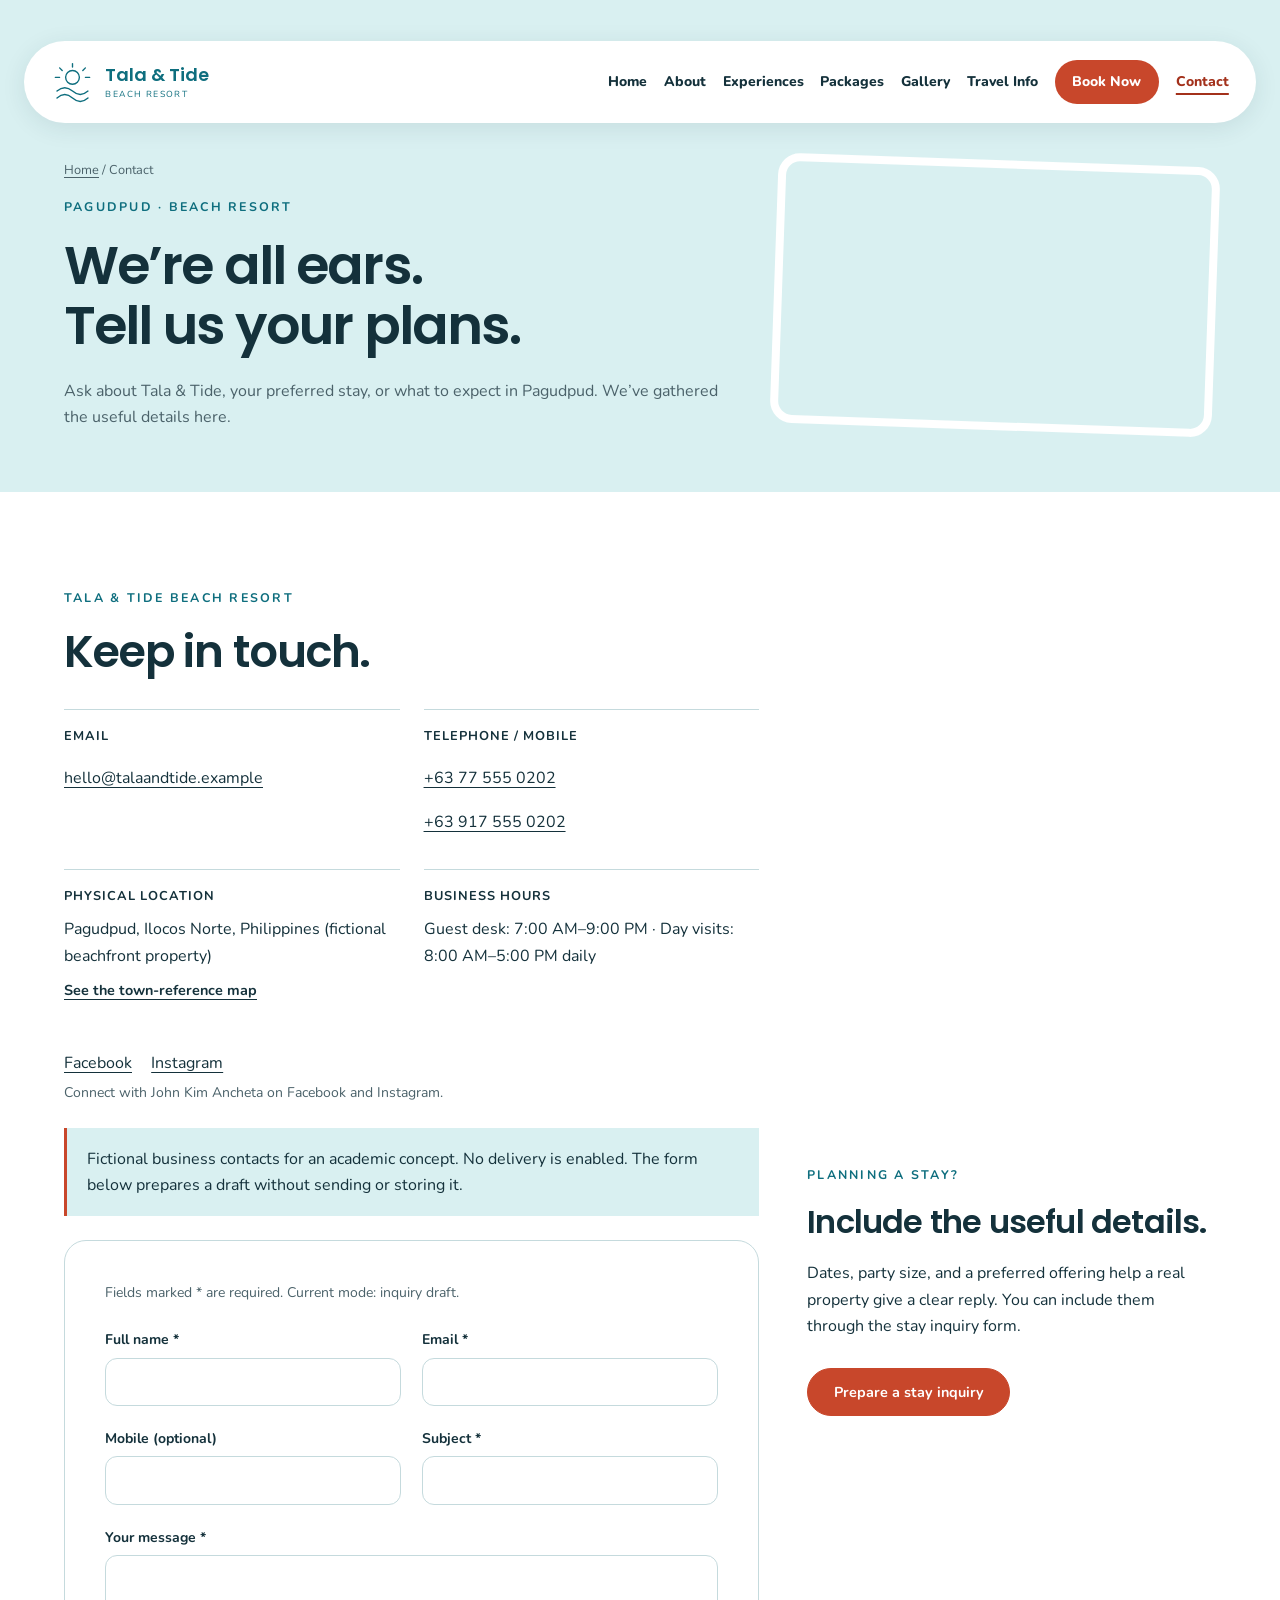
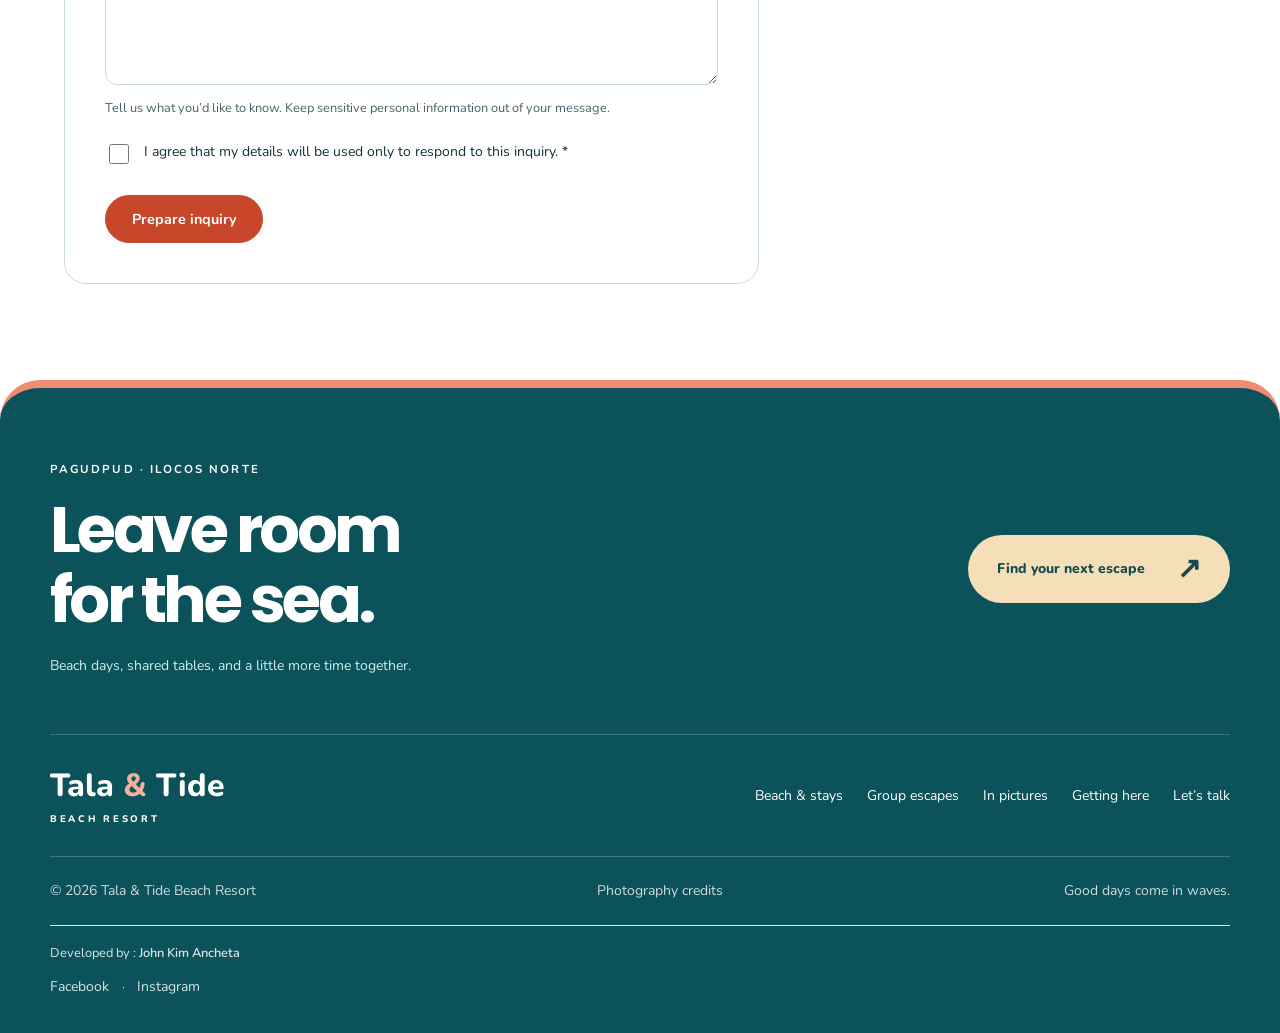
<file: contact.html>
<!DOCTYPE html><html lang="en"><head><meta charset="UTF-8"><meta name="viewport" content="width=device-width, initial-scale=1"><title>Contact &amp; Coastal Planning Questions | Tala &amp; Tide Resort</title><meta name="description" content="Ask a Tala &amp; Tide planning question. Find resort concept contacts, business hours, town-reference location, social links, and a message form for a beach trip."><meta name="theme-color" content="#0E6E7E"><meta property="og:type" content="website"><meta property="og:title" content="Contact &amp; Coastal Planning Questions | Tala &amp; Tide Resort"><meta property="og:description" content="Ask a Tala &amp; Tide planning question. Find resort concept contacts, business hours, town-reference location, social links, and a message form for a beach trip."><meta property="og:site_name" content="Tala &amp; Tide Beach Resort"><link rel="icon" type="image/svg+xml" href="data:image/svg+xml,%3Csvg%20xmlns%3D%22http%3A//www.w3.org/2000/svg%22%20viewBox%3D%220%200%2050%2050%22%3E%3Crect%20width%3D%2250%22%20height%3D%2250%22%20rx%3D%2212%22%20fill%3D%22%230E6E7E%22/%3E%3Cg%20transform%3D%22translate%283%203%29%20scale%28.88%29%22%20fill%3D%22none%22%20stroke%3D%22%23fff%22%20stroke-width%3D%222%22%3E%3Ccircle%20cx%3D%2225%22%20cy%3D%2219%22%20r%3D%228%22/%3E%3Cpath%20d%3D%22M25%203v4M10%208l3%203M40%208l-3%203M5%2019h5M40%2019h5M7%2035q9-8%2018%200t18%200M7%2043q9-8%2018%200t18%200%22/%3E%3C/g%3E%3C/svg%3E"><link rel="preload" href="fonts/nunito-latin.woff2" as="font" type="font/woff2" crossorigin><link rel="preload" href="fonts/poppins-600-latin.woff2" as="font" type="font/woff2" crossorigin><link rel="stylesheet" href="css/style.css"><script defer src="js/form-config.js"></script><script defer src="js/site-data.js"></script><script defer src="js/main.js"></script></head><body class="coast"><a class="skip-link" href="#main">Skip to content</a><header class="site-header"><div class="header-inner "><a class="brand" href="index.html"><svg class="brand-mark" viewBox="0 0 50 50" fill="none" stroke="currentColor" stroke-width="1.6" stroke-linecap="round" stroke-linejoin="round" aria-hidden="true"><circle cx="25" cy="19" r="8"/><path d="M25 3v4M10 8l3 3M40 8l-3 3M5 19h5M40 19h5M7 35q9-8 18 0t18 0M7 43q9-8 18 0t18 0"/></svg><span class="brand-text"><strong>Tala &amp; Tide</strong><span>Beach resort</span></span><span class="sr-only">Home</span></a><button class="menu-toggle" aria-controls="site-nav" aria-expanded="false" aria-label="Open navigation"><svg viewBox="0 0 24 24" fill="none" stroke="currentColor" stroke-width="1.6" aria-hidden="true"><path d="M3 6h18M3 12h18M3 18h18"/></svg></button><nav class="site-nav" id="site-nav" aria-label="Main navigation"><span class="nav-mobile-brand">Tala &amp; Tide</span><button class="menu-close" aria-label="Close navigation">×</button><ul class="nav-list"><li><a  href="index.html" >Home</a></li><li><a  href="about.html" >About</a></li><li><a  href="stay.html" >Experiences</a></li><li><a  href="packages.html" >Packages</a></li><li><a  href="gallery.html" >Gallery</a></li><li><a  href="travel-info.html" >Travel Info</a></li><li><a class="nav-book" href="booking.html" >Book Now</a></li><li><a  href="contact.html" aria-current="page">Contact</a></li></ul></nav></div></header><main id="main"><section class="subhero"><div class="wrap"><div><div class="breadcrumb"><a href="index.html">Home</a> / Contact</div><span class="eyebrow">Pagudpud · Beach resort</span><h1>We’re all ears.<br>Tell us your plans.</h1><p class="muted">Ask about Tala & Tide, your preferred stay, or what to expect in Pagudpud. We’ve gathered the useful details here.</p></div><img class="" src="images/palm-beach.webp" srcset="images/palm-beach-480.webp 480w, images/palm-beach-640.webp 640w, images/palm-beach-960.webp 960w, images/palm-beach.webp 1100w" sizes="(max-width:767px) calc(100vw - 32px), (max-width:1023px) 50vw, 40vw" alt="Palm trees and sandy shoreline beneath a clear sky" width="1100" height="1467" fetchpriority="high" decoding="async"></div></section><section class="section"><div class="wrap form-layout"><div><span class="eyebrow">Tala &amp; Tide Beach Resort</span><h2 style="margin-bottom:2rem">Keep in touch.</h2><div class="contact-details"><div><strong>Email</strong><a href="mailto:hello@talaandtide.example">hello@talaandtide.example</a></div><div><strong>Telephone / mobile</strong><a href="tel:+63775550202">+63 77 555 0202</a><br><a href="tel:+639175550202">+63 917 555 0202</a></div><div><strong>Physical location</strong><p>Pagudpud, Ilocos Norte, Philippines (fictional beachfront property)</p><a class="text-link" href="travel-info.html#location-map">See the town-reference map</a></div><div><strong>Business hours</strong><p>Guest desk: 7:00 AM–9:00 PM · Day visits: 8:00 AM–5:00 PM daily</p></div></div><div class="social-links"><a href="https://www.facebook.com/johnkim.ancheta" target="_blank" rel="noopener noreferrer">Facebook</a><a href="https://www.instagram.com/dossk8r?stkn=bTA5NGx3dW9jeGo2" target="_blank" rel="noopener noreferrer">Instagram</a></div><p class="small muted">Connect with John Kim Ancheta on Facebook and Instagram.</p><div class="notice">Fictional business contacts for an academic concept. No delivery is enabled. The form below prepares a draft without sending or storing it.</div><div class="form-card"><form class="inquiry-form" data-kind="contact" novalidate><p class="small muted" style="margin-bottom:1.5rem">Fields marked * are required. Current mode: inquiry draft.</p><p class="error-summary" role="alert"></p><div class="form-grid"><div class="field "><label for="f-name" >Full name *</label><input id="f-name" name="name" type="text" value="" required autocomplete="name" maxlength="100" aria-describedby="f-name-error"><span class="field-error" id="f-name-error"></span></div><div class="field "><label for="f-email" >Email *</label><input id="f-email" name="email" type="email" value="" required autocomplete="email" maxlength="160" aria-describedby="f-email-error"><span class="field-error" id="f-email-error"></span></div><div class="field "><label for="f-mobile" >Mobile (optional)</label><input id="f-mobile" name="mobile" type="tel" value=""  autocomplete="tel" maxlength="30" aria-describedby="f-mobile-error"><span class="field-error" id="f-mobile-error"></span></div><div class="field "><label for="f-subject" >Subject *</label><input id="f-subject" name="subject" type="text" value="" required maxlength="150" aria-describedby="f-subject-error"><span class="field-error" id="f-subject-error"></span></div><div class="field full"><label for="f-message" >Your message *</label><textarea id="f-message" name="message" maxlength="2000" aria-describedby="f-message-error" required></textarea><span class="field-error" id="f-message-error"></span><span class="hint">Tell us what you’d like to know. Keep sensitive personal information out of your message.</span></div><div class="full"><label class="check-row"><input type="checkbox" name="consent" id="f-consent" required aria-describedby="f-consent-error"><span>I agree that my details will be used only to respond to this inquiry. *</span></label><span class="field-error" id="f-consent-error"></span></div></div><label class="honeypot" aria-hidden="true">Leave this field empty<input name="website" tabindex="-1" autocomplete="off"></label><div class="actions"><button class="button" type="submit">Prepare inquiry</button></div><div class="form-status" hidden role="status" aria-live="polite"><h3>Your inquiry draft is ready.</h3><p class="status-copy"></p><pre></pre><div class="actions draft-actions"><button class="button secondary copy-draft" type="button">Copy draft</button><button class="button secondary download-draft" type="button">Download draft</button></div></div><noscript><div class="notice">Enable JavaScript to validate and prepare this draft. You can still browse the property information and contact details.</div></noscript></form></div></div><aside class="form-aside"><img class="" src="images/palm-beach.webp" srcset="images/palm-beach-480.webp 480w, images/palm-beach-640.webp 640w, images/palm-beach-960.webp 960w, images/palm-beach.webp 1100w" sizes="(max-width:767px) calc(100vw - 32px), (max-width:1023px) 50vw, 40vw" alt="Palm trees and sandy shoreline beneath a clear sky" width="1100" height="1467" loading="lazy" decoding="async"><div style="margin-top:2rem"><span class="eyebrow">Planning a stay?</span><h2>Include the useful details.</h2><p>Dates, party size, and a preferred offering help a real property give a clear reply. You can include them through the stay inquiry form.</p><div class="actions"><a class="button " href="booking.html">Prepare a stay inquiry</a></div></div></aside></div></section></main><footer class="site-footer footer-redesign tide-footer"><div class="footer-shell"><div class="tide-invitation"><div><p class="footer-label">Pagudpud · Ilocos Norte</p><h2>Leave room<br>for the sea.</h2><p>Beach days, shared tables, and a little more time together.</p></div><a class="tide-cta" href="packages.html">Find your next escape <span aria-hidden="true">↗</span></a></div><div class="tide-dock"><a class="tide-wordmark" href="index.html">Tala <span>&amp;</span> Tide<small>BEACH RESORT</small></a><nav class="footer-nav" aria-label="Footer navigation"><a href="stay.html">Beach &amp; stays</a><a href="packages.html">Group escapes</a><a href="gallery.html">In pictures</a><a href="travel-info.html">Getting here</a><a href="contact.html">Let’s talk</a></nav></div><div class="footer-end footer-fine"><p>© 2026 Tala &amp; Tide Beach Resort</p><a href="gallery.html#photo-credits">Photography credits</a><p>Good days come in waves.</p></div><div class="developer-credit"><p>Developed by : <strong>John Kim Ancheta</strong></p><p class="developer-socials"><a href="https://www.facebook.com/johnkim.ancheta" target="_blank" rel="noopener noreferrer">Facebook</a><span aria-hidden="true"> · </span><a href="https://www.instagram.com/dossk8r?stkn=bTA5NGx3dW9jeGo2" target="_blank" rel="noopener noreferrer">Instagram</a></p></div></div></footer></body></html>
</file>
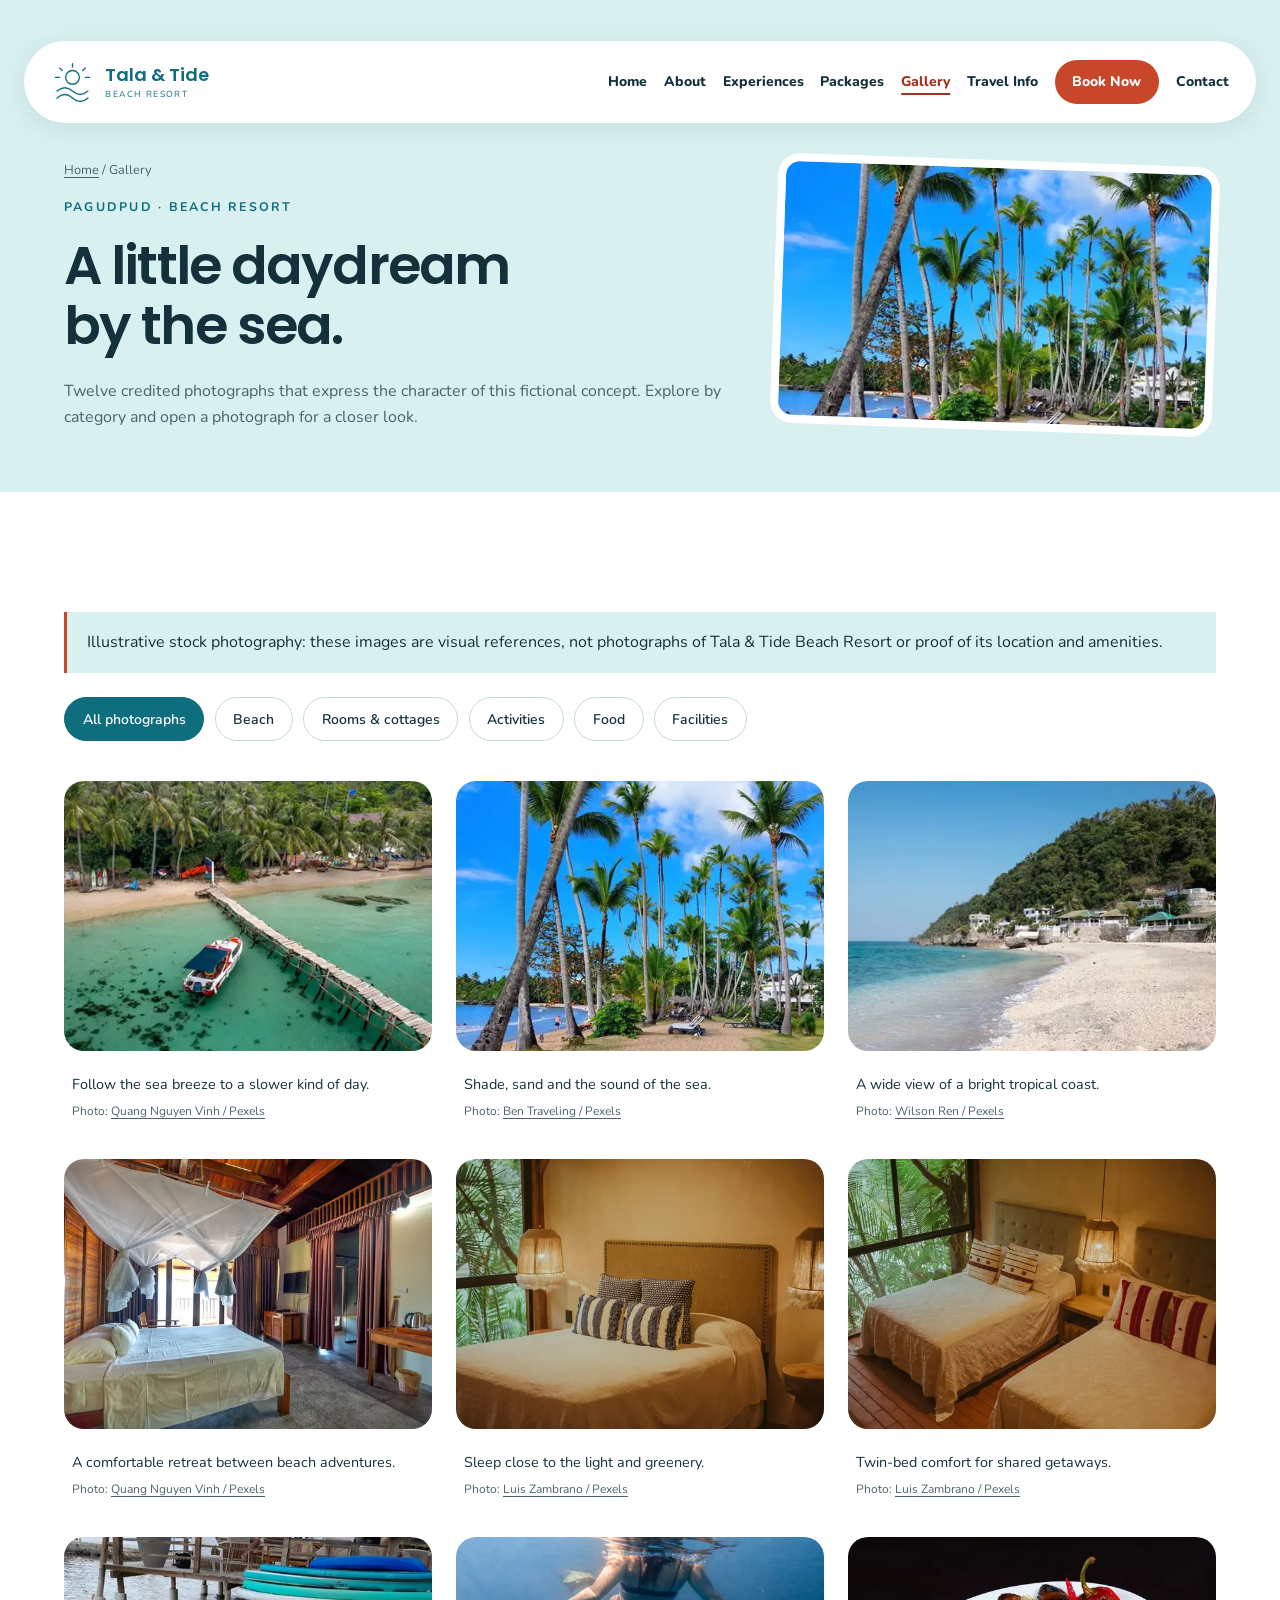
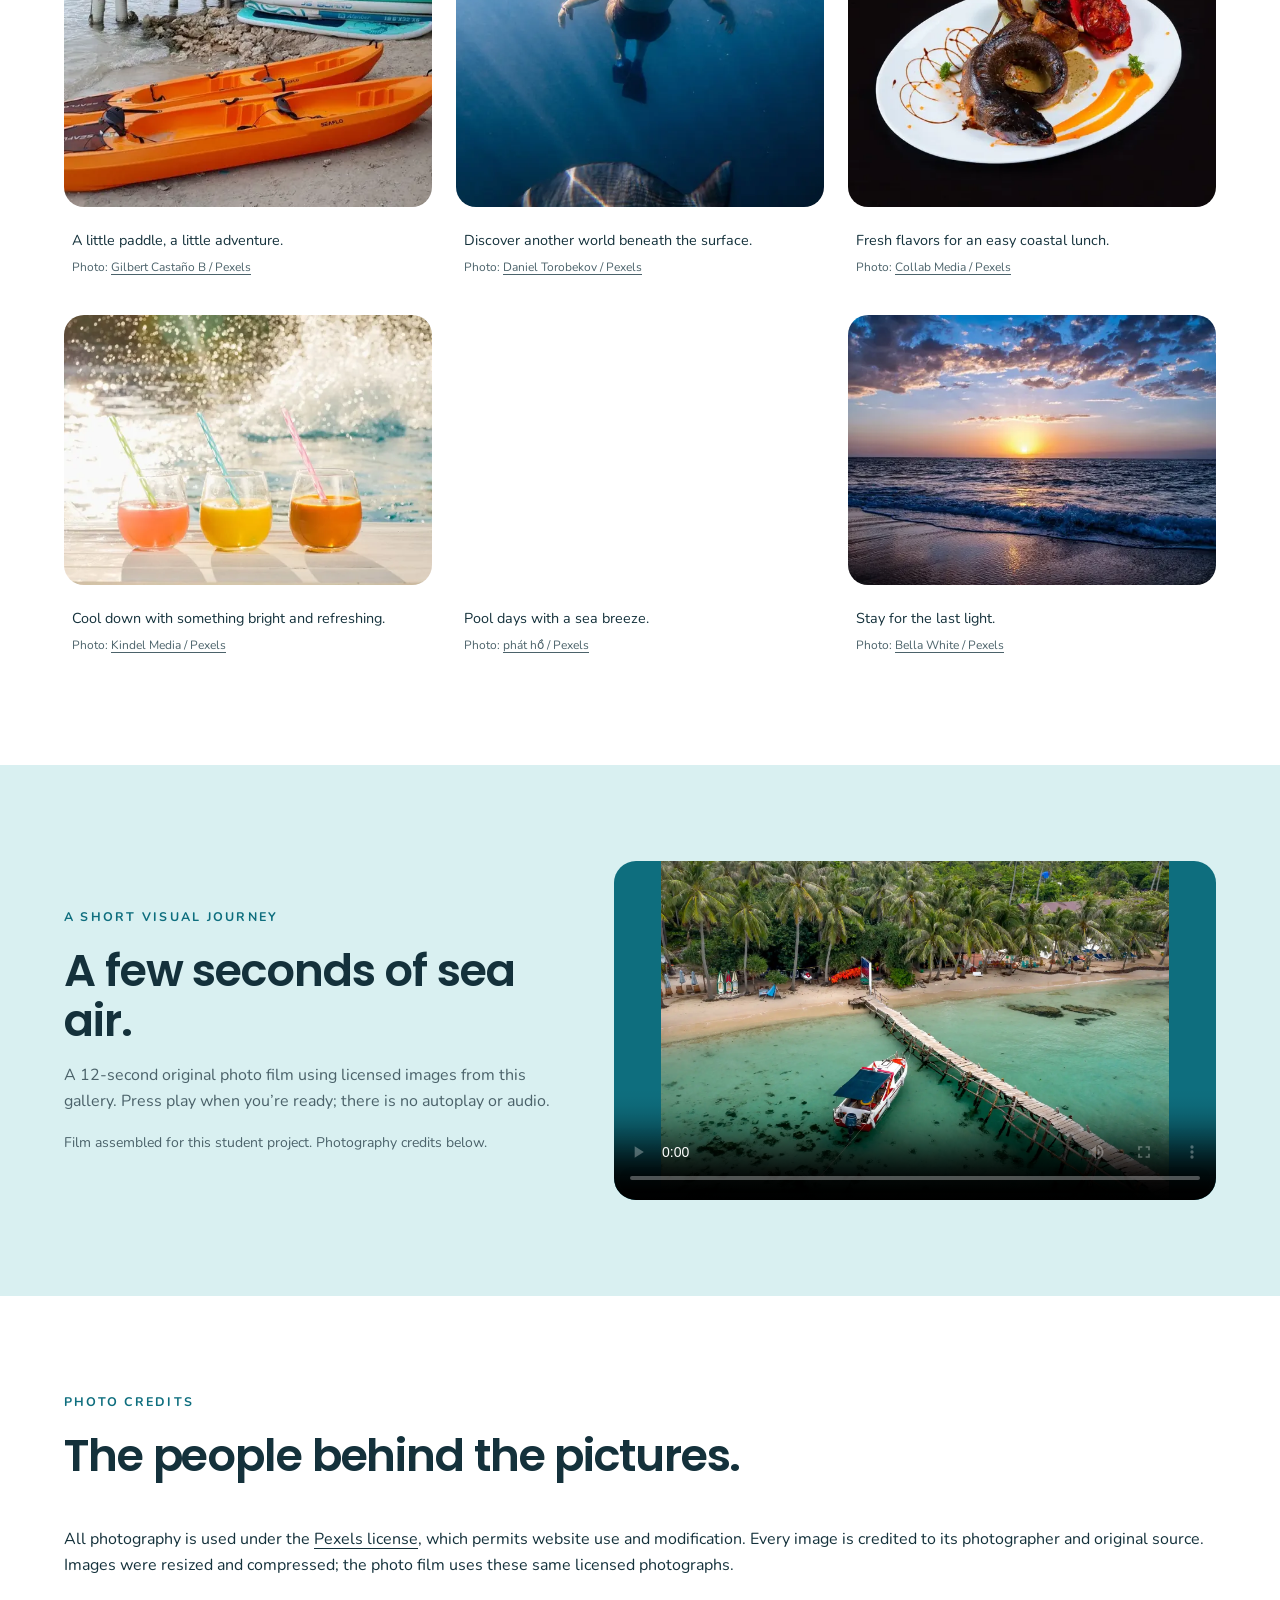
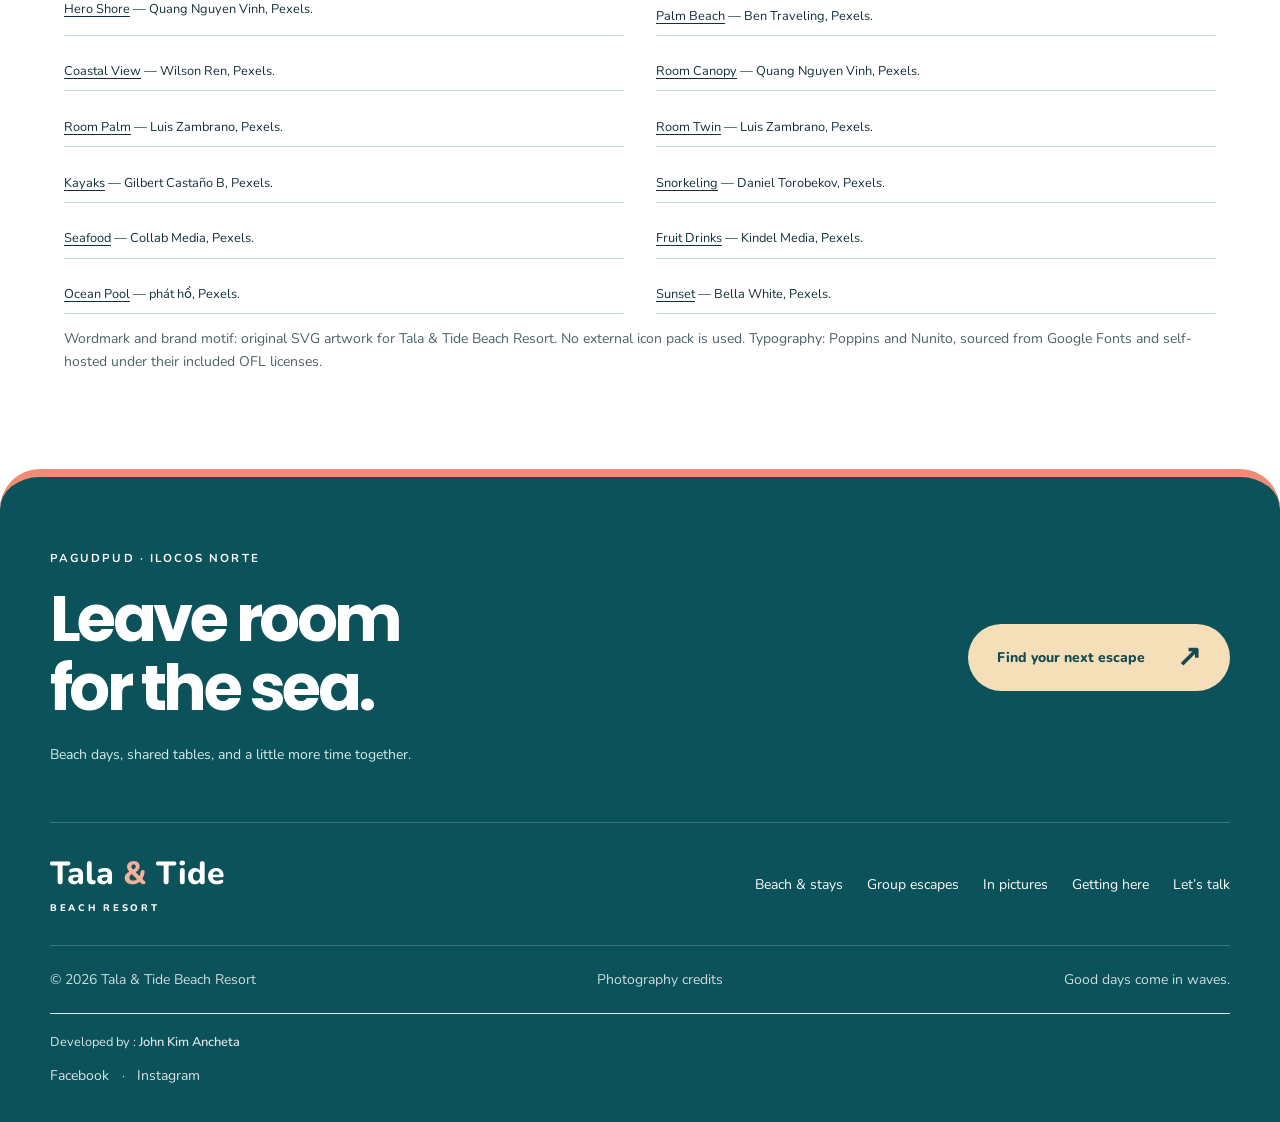
<file: gallery.html>
<!DOCTYPE html><html lang="en"><head><meta charset="UTF-8"><meta name="viewport" content="width=device-width, initial-scale=1"><title>Credited Coastal Photo Gallery | Tala &amp; Tide Beach Resort</title><meta name="description" content="Picture a Tala &amp; Tide escape through twelve credited beach, room, activity, and food photos. Filter the gallery, enlarge a photo, and watch a short visual film."><meta name="theme-color" content="#0E6E7E"><meta property="og:type" content="website"><meta property="og:title" content="Credited Coastal Photo Gallery | Tala &amp; Tide Beach Resort"><meta property="og:description" content="Picture a Tala &amp; Tide escape through twelve credited beach, room, activity, and food photos. Filter the gallery, enlarge a photo, and watch a short visual film."><meta property="og:site_name" content="Tala &amp; Tide Beach Resort"><link rel="icon" type="image/svg+xml" href="data:image/svg+xml,%3Csvg%20xmlns%3D%22http%3A//www.w3.org/2000/svg%22%20viewBox%3D%220%200%2050%2050%22%3E%3Crect%20width%3D%2250%22%20height%3D%2250%22%20rx%3D%2212%22%20fill%3D%22%230E6E7E%22/%3E%3Cg%20transform%3D%22translate%283%203%29%20scale%28.88%29%22%20fill%3D%22none%22%20stroke%3D%22%23fff%22%20stroke-width%3D%222%22%3E%3Ccircle%20cx%3D%2225%22%20cy%3D%2219%22%20r%3D%228%22/%3E%3Cpath%20d%3D%22M25%203v4M10%208l3%203M40%208l-3%203M5%2019h5M40%2019h5M7%2035q9-8%2018%200t18%200M7%2043q9-8%2018%200t18%200%22/%3E%3C/g%3E%3C/svg%3E"><link rel="preload" href="fonts/nunito-latin.woff2" as="font" type="font/woff2" crossorigin><link rel="preload" href="fonts/poppins-600-latin.woff2" as="font" type="font/woff2" crossorigin><link rel="stylesheet" href="css/style.css"><script defer src="js/form-config.js"></script><script defer src="js/site-data.js"></script><script defer src="js/main.js"></script></head><body class="coast"><a class="skip-link" href="#main">Skip to content</a><header class="site-header"><div class="header-inner "><a class="brand" href="index.html"><svg class="brand-mark" viewBox="0 0 50 50" fill="none" stroke="currentColor" stroke-width="1.6" stroke-linecap="round" stroke-linejoin="round" aria-hidden="true"><circle cx="25" cy="19" r="8"/><path d="M25 3v4M10 8l3 3M40 8l-3 3M5 19h5M40 19h5M7 35q9-8 18 0t18 0M7 43q9-8 18 0t18 0"/></svg><span class="brand-text"><strong>Tala &amp; Tide</strong><span>Beach resort</span></span><span class="sr-only">Home</span></a><button class="menu-toggle" aria-controls="site-nav" aria-expanded="false" aria-label="Open navigation"><svg viewBox="0 0 24 24" fill="none" stroke="currentColor" stroke-width="1.6" aria-hidden="true"><path d="M3 6h18M3 12h18M3 18h18"/></svg></button><nav class="site-nav" id="site-nav" aria-label="Main navigation"><span class="nav-mobile-brand">Tala &amp; Tide</span><button class="menu-close" aria-label="Close navigation">×</button><ul class="nav-list"><li><a  href="index.html" >Home</a></li><li><a  href="about.html" >About</a></li><li><a  href="stay.html" >Experiences</a></li><li><a  href="packages.html" >Packages</a></li><li><a  href="gallery.html" aria-current="page">Gallery</a></li><li><a  href="travel-info.html" >Travel Info</a></li><li><a class="nav-book" href="booking.html" >Book Now</a></li><li><a  href="contact.html" >Contact</a></li></ul></nav></div></header><main id="main"><section class="subhero"><div class="wrap"><div><div class="breadcrumb"><a href="index.html">Home</a> / Gallery</div><span class="eyebrow">Pagudpud · Beach resort</span><h1>A little daydream<br>by the sea.</h1><p class="muted">Twelve credited photographs that express the character of this fictional concept. Explore by category and open a photograph for a closer look.</p></div><img class="" src="images/palm-beach.webp" srcset="images/palm-beach-480.webp 480w, images/palm-beach-640.webp 640w, images/palm-beach-960.webp 960w, images/palm-beach.webp 1100w" sizes="(max-width:767px) calc(100vw - 32px), (max-width:1023px) 50vw, 40vw" alt="Palm trees and sandy shoreline beneath a clear sky" width="1100" height="1467" fetchpriority="high" decoding="async"></div></section><section class="section"><div class="wrap"><div class="notice">Illustrative stock photography: these images are visual references, not photographs of Tala &amp; Tide Beach Resort or proof of its location and amenities.</div><div class="filters" aria-label="Filter photographs"><button class="filter" data-filter="all" aria-pressed="true">All photographs</button><button class="filter" data-filter="beach" aria-pressed="false">Beach</button><button class="filter" data-filter="rooms" aria-pressed="false">Rooms & cottages</button><button class="filter" data-filter="activities" aria-pressed="false">Activities</button><button class="filter" data-filter="food" aria-pressed="false">Food</button><button class="filter" data-filter="facilities" aria-pressed="false">Facilities</button></div><p id="gallery-count" class="sr-only" aria-live="polite">12 photographs</p><div class="gallery-grid"><figure class="gallery-item" data-category="beach"><button aria-label="View photo: Follow the sea breeze to a slower kind of day." data-src="images/hero-shore.webp" data-alt="Palm-lined beach with a wooden dock and boat on turquoise water" data-caption="Follow the sea breeze to a slower kind of day." data-photographer="Quang Nguyen Vinh"><img class="" src="images/hero-shore.webp" srcset="images/hero-shore-480.webp 480w, images/hero-shore-640.webp 640w, images/hero-shore-960.webp 960w, images/hero-shore.webp 1800w" sizes="(max-width:767px) calc(100vw - 32px), (max-width:1023px) 50vw, 40vw" alt="Palm-lined beach with a wooden dock and boat on turquoise water" width="1800" height="1199" loading="lazy" decoding="async"></button><figcaption>Follow the sea breeze to a slower kind of day.<span class="credit">Photo: <a href="https://www.pexels.com/photo/tropical-beach-resort-island-14013214/" target="_blank" rel="noopener noreferrer">Quang Nguyen Vinh / Pexels</a></span></figcaption></figure><figure class="gallery-item" data-category="beach"><button aria-label="View photo: Shade, sand and the sound of the sea." data-src="images/palm-beach.webp" data-alt="Palm trees and sandy shoreline beneath a clear sky" data-caption="Shade, sand and the sound of the sea." data-photographer="Ben Traveling"><img class="" src="images/palm-beach.webp" srcset="images/palm-beach-480.webp 480w, images/palm-beach-640.webp 640w, images/palm-beach-960.webp 960w, images/palm-beach.webp 1100w" sizes="(max-width:767px) calc(100vw - 32px), (max-width:1023px) 50vw, 40vw" alt="Palm trees and sandy shoreline beneath a clear sky" width="1100" height="1467" loading="lazy" decoding="async"></button><figcaption>Shade, sand and the sound of the sea.<span class="credit">Photo: <a href="https://www.pexels.com/photo/tropical-beach-resort-12779029/" target="_blank" rel="noopener noreferrer">Ben Traveling / Pexels</a></span></figcaption></figure><figure class="gallery-item" data-category="beach"><button aria-label="View photo: A wide view of a bright tropical coast." data-src="images/coastal-view.webp" data-alt="Sandy tropical coast with resorts and green hills" data-caption="A wide view of a bright tropical coast." data-photographer="Wilson Ren"><img class="" src="images/coastal-view.webp" srcset="images/coastal-view-480.webp 480w, images/coastal-view-640.webp 640w, images/coastal-view-960.webp 960w, images/coastal-view.webp 1100w" sizes="(max-width:767px) calc(100vw - 32px), (max-width:1023px) 50vw, 40vw" alt="Sandy tropical coast with resorts and green hills" width="1100" height="734" loading="lazy" decoding="async"></button><figcaption>A wide view of a bright tropical coast.<span class="credit">Photo: <a href="https://www.pexels.com/photo/a-beach-resort-in-tropical-paradise-6896660/" target="_blank" rel="noopener noreferrer">Wilson Ren / Pexels</a></span></figcaption></figure><figure class="gallery-item" data-category="rooms"><button aria-label="View photo: A comfortable retreat between beach adventures." data-src="images/room-canopy.webp" data-alt="Tropical bedroom with a canopy bed" data-caption="A comfortable retreat between beach adventures." data-photographer="Quang Nguyen Vinh"><img class="" src="images/room-canopy.webp" srcset="images/room-canopy-480.webp 480w, images/room-canopy-640.webp 640w, images/room-canopy-960.webp 960w, images/room-canopy.webp 1100w" sizes="(max-width:767px) calc(100vw - 32px), (max-width:1023px) 50vw, 40vw" alt="Tropical bedroom with a canopy bed" width="1100" height="734" loading="lazy" decoding="async"></button><figcaption>A comfortable retreat between beach adventures.<span class="credit">Photo: <a href="https://www.pexels.com/photo/hotel-room-in-a-tropical-resort-14025909/" target="_blank" rel="noopener noreferrer">Quang Nguyen Vinh / Pexels</a></span></figcaption></figure><figure class="gallery-item" data-category="rooms"><button aria-label="View photo: Sleep close to the light and greenery." data-src="images/room-palm.webp" data-alt="Bedroom with rustic lighting and a view of palm trees" data-caption="Sleep close to the light and greenery." data-photographer="Luis Zambrano"><img class="" src="images/room-palm.webp" srcset="images/room-palm-480.webp 480w, images/room-palm-640.webp 640w, images/room-palm-960.webp 960w, images/room-palm.webp 1100w" sizes="(max-width:767px) calc(100vw - 32px), (max-width:1023px) 50vw, 40vw" alt="Bedroom with rustic lighting and a view of palm trees" width="1100" height="734" loading="lazy" decoding="async"></button><figcaption>Sleep close to the light and greenery.<span class="credit">Photo: <a href="https://www.pexels.com/photo/room-with-the-view-of-palm-trees-in-a-tropical-resort-16436919/" target="_blank" rel="noopener noreferrer">Luis Zambrano / Pexels</a></span></figcaption></figure><figure class="gallery-item" data-category="rooms"><button aria-label="View photo: Twin-bed comfort for shared getaways." data-src="images/room-twin.webp" data-alt="Twin beds in a resort bedroom with a tropical window view" data-caption="Twin-bed comfort for shared getaways." data-photographer="Luis Zambrano"><img class="" src="images/room-twin.webp" srcset="images/room-twin-480.webp 480w, images/room-twin-640.webp 640w, images/room-twin-960.webp 960w, images/room-twin.webp 1100w" sizes="(max-width:767px) calc(100vw - 32px), (max-width:1023px) 50vw, 40vw" alt="Twin beds in a resort bedroom with a tropical window view" width="1100" height="734" loading="lazy" decoding="async"></button><figcaption>Twin-bed comfort for shared getaways.<span class="credit">Photo: <a href="https://www.pexels.com/photo/hotel-room-with-the-view-of-tropical-vegetation-out-the-window-16436968/" target="_blank" rel="noopener noreferrer">Luis Zambrano / Pexels</a></span></figcaption></figure><figure class="gallery-item" data-category="activities"><button aria-label="View photo: A little paddle, a little adventure." data-src="images/kayaks.webp" data-alt="Orange kayaks and paddleboards resting on a sandy beach" data-caption="A little paddle, a little adventure." data-photographer="Gilbert Castaño B"><img class="" src="images/kayaks.webp" srcset="images/kayaks-480.webp 480w, images/kayaks-640.webp 640w, images/kayaks-960.webp 960w, images/kayaks.webp 1100w" sizes="(max-width:767px) calc(100vw - 32px), (max-width:1023px) 50vw, 40vw" alt="Orange kayaks and paddleboards resting on a sandy beach" width="1100" height="619" loading="lazy" decoding="async"></button><figcaption>A little paddle, a little adventure.<span class="credit">Photo: <a href="https://www.pexels.com/photo/orange-kayaks-and-paddleboards-on-sandy-beach-35875761/" target="_blank" rel="noopener noreferrer">Gilbert Castaño B / Pexels</a></span></figcaption></figure><figure class="gallery-item" data-category="activities"><button aria-label="View photo: Discover another world beneath the surface." data-src="images/snorkeling.webp" data-alt="Woman snorkeling underwater beside marine life" data-caption="Discover another world beneath the surface." data-photographer="Daniel Torobekov"><img class="" src="images/snorkeling.webp" srcset="images/snorkeling-480.webp 480w, images/snorkeling-640.webp 640w, images/snorkeling-960.webp 960w, images/snorkeling.webp 1100w" sizes="(max-width:767px) calc(100vw - 32px), (max-width:1023px) 50vw, 40vw" alt="Woman snorkeling underwater beside marine life" width="1100" height="1519" loading="lazy" decoding="async"></button><figcaption>Discover another world beneath the surface.<span class="credit">Photo: <a href="https://www.pexels.com/photo/snorkeling-adventure-in-hawaiian-waters-28751499/" target="_blank" rel="noopener noreferrer">Daniel Torobekov / Pexels</a></span></figcaption></figure><figure class="gallery-item" data-category="food"><button aria-label="View photo: Fresh flavors for an easy coastal lunch." data-src="images/seafood.webp" data-alt="Plated grilled fish with roasted vegetables and sauce" data-caption="Fresh flavors for an easy coastal lunch." data-photographer="Collab Media"><img class="" src="images/seafood.webp" srcset="images/seafood-480.webp 480w, images/seafood-640.webp 640w, images/seafood-960.webp 960w, images/seafood.webp 1100w" sizes="(max-width:767px) calc(100vw - 32px), (max-width:1023px) 50vw, 40vw" alt="Plated grilled fish with roasted vegetables and sauce" width="1100" height="733" loading="lazy" decoding="async"></button><figcaption>Fresh flavors for an easy coastal lunch.<span class="credit">Photo: <a href="https://www.pexels.com/photo/a-plate-with-a-fish-and-vegetables-on-it-27588082/" target="_blank" rel="noopener noreferrer">Collab Media / Pexels</a></span></figcaption></figure><figure class="gallery-item" data-category="food"><button aria-label="View photo: Cool down with something bright and refreshing." data-src="images/fruit-drinks.webp" data-alt="Colorful fruit juices with straws beside a sunny pool" data-caption="Cool down with something bright and refreshing." data-photographer="Kindel Media"><img class="" src="images/fruit-drinks.webp" srcset="images/fruit-drinks-480.webp 480w, images/fruit-drinks-640.webp 640w, images/fruit-drinks-960.webp 960w, images/fruit-drinks.webp 1100w" sizes="(max-width:767px) calc(100vw - 32px), (max-width:1023px) 50vw, 40vw" alt="Colorful fruit juices with straws beside a sunny pool" width="1100" height="825" loading="lazy" decoding="async"></button><figcaption>Cool down with something bright and refreshing.<span class="credit">Photo: <a href="https://www.pexels.com/photo/drinking-glasses-with-fruit-juice-on-the-tabled-8215124/" target="_blank" rel="noopener noreferrer">Kindel Media / Pexels</a></span></figcaption></figure><figure class="gallery-item" data-category="facilities"><button aria-label="View photo: Pool days with a sea breeze." data-src="images/ocean-pool.webp" data-alt="Tropical resort swimming pool beside the ocean and palm trees" data-caption="Pool days with a sea breeze." data-photographer="phát hồ"><img class="" src="images/ocean-pool.webp" srcset="images/ocean-pool-480.webp 480w, images/ocean-pool-640.webp 640w, images/ocean-pool-960.webp 960w, images/ocean-pool.webp 1100w" sizes="(max-width:767px) calc(100vw - 32px), (max-width:1023px) 50vw, 40vw" alt="Tropical resort swimming pool beside the ocean and palm trees" width="1100" height="825" loading="lazy" decoding="async"></button><figcaption>Pool days with a sea breeze.<span class="credit">Photo: <a href="https://www.pexels.com/photo/tropical-beach-resort-with-ocean-view-pool-37569475/" target="_blank" rel="noopener noreferrer">phát hồ / Pexels</a></span></figcaption></figure><figure class="gallery-item" data-category="beach"><button aria-label="View photo: Stay for the last light." data-src="images/sunset.webp" data-alt="Warm sunset colors over gentle ocean waves" data-caption="Stay for the last light." data-photographer="Bella White"><img class="" src="images/sunset.webp" srcset="images/sunset-480.webp 480w, images/sunset-640.webp 640w, images/sunset-960.webp 960w, images/sunset.webp 1100w" sizes="(max-width:767px) calc(100vw - 32px), (max-width:1023px) 50vw, 40vw" alt="Warm sunset colors over gentle ocean waves" width="1100" height="731" loading="lazy" decoding="async"></button><figcaption>Stay for the last light.<span class="credit">Photo: <a href="https://www.pexels.com/photo/beach-during-sunset-635279/" target="_blank" rel="noopener noreferrer">Bella White / Pexels</a></span></figcaption></figure></div></div></section><section class="section panel-section"><div class="wrap video-layout"><div><span class="eyebrow">A short visual journey</span><h2>A few seconds of sea air.</h2><p class="muted">A 12-second original photo film using licensed images from this gallery. Press play when you’re ready; there is no autoplay or audio.</p><p class="small muted">Film assembled for this student project. Photography credits below.</p></div><video controls playsinline preload="metadata" poster="images/hero-shore.webp" aria-label="Illustrative Beach resort photo film"><source src="media/visual-journey.mp4" type="video/mp4"><p>Your browser cannot play this film. The same photographs are available in the gallery above.</p></video></div></section><section class="section" id="photo-credits"><div class="wrap"><div class="section-heading"><div><span class="eyebrow">Photo credits</span><h2>The people behind the pictures.</h2></div><div></div></div><p>All photography is used under the <a href="https://www.pexels.com/license/" target="_blank" rel="noopener noreferrer">Pexels license</a>, which permits website use and modification. Every image is credited to its photographer and original source. Images were resized and compressed; the photo film uses these same licensed photographs.</p><ul class="credit-list"><li><a href="https://www.pexels.com/photo/tropical-beach-resort-island-14013214/" target="_blank" rel="noopener noreferrer">Hero Shore</a> — Quang Nguyen Vinh, Pexels.</li><li><a href="https://www.pexels.com/photo/tropical-beach-resort-12779029/" target="_blank" rel="noopener noreferrer">Palm Beach</a> — Ben Traveling, Pexels.</li><li><a href="https://www.pexels.com/photo/a-beach-resort-in-tropical-paradise-6896660/" target="_blank" rel="noopener noreferrer">Coastal View</a> — Wilson Ren, Pexels.</li><li><a href="https://www.pexels.com/photo/hotel-room-in-a-tropical-resort-14025909/" target="_blank" rel="noopener noreferrer">Room Canopy</a> — Quang Nguyen Vinh, Pexels.</li><li><a href="https://www.pexels.com/photo/room-with-the-view-of-palm-trees-in-a-tropical-resort-16436919/" target="_blank" rel="noopener noreferrer">Room Palm</a> — Luis Zambrano, Pexels.</li><li><a href="https://www.pexels.com/photo/hotel-room-with-the-view-of-tropical-vegetation-out-the-window-16436968/" target="_blank" rel="noopener noreferrer">Room Twin</a> — Luis Zambrano, Pexels.</li><li><a href="https://www.pexels.com/photo/orange-kayaks-and-paddleboards-on-sandy-beach-35875761/" target="_blank" rel="noopener noreferrer">Kayaks</a> — Gilbert Castaño B, Pexels.</li><li><a href="https://www.pexels.com/photo/snorkeling-adventure-in-hawaiian-waters-28751499/" target="_blank" rel="noopener noreferrer">Snorkeling</a> — Daniel Torobekov, Pexels.</li><li><a href="https://www.pexels.com/photo/a-plate-with-a-fish-and-vegetables-on-it-27588082/" target="_blank" rel="noopener noreferrer">Seafood</a> — Collab Media, Pexels.</li><li><a href="https://www.pexels.com/photo/drinking-glasses-with-fruit-juice-on-the-tabled-8215124/" target="_blank" rel="noopener noreferrer">Fruit Drinks</a> — Kindel Media, Pexels.</li><li><a href="https://www.pexels.com/photo/tropical-beach-resort-with-ocean-view-pool-37569475/" target="_blank" rel="noopener noreferrer">Ocean Pool</a> — phát hồ, Pexels.</li><li><a href="https://www.pexels.com/photo/beach-during-sunset-635279/" target="_blank" rel="noopener noreferrer">Sunset</a> — Bella White, Pexels.</li></ul><p class="small muted">Wordmark and brand motif: original SVG artwork for Tala &amp; Tide Beach Resort. No external icon pack is used. Typography: Poppins and Nunito, sourced from Google Fonts and self-hosted under their included OFL licenses.</p></div></section><dialog class="lightbox" id="lightbox" aria-label="Photo viewer"><div class="lightbox-toolbar"><span id="lightbox-count" aria-live="polite">1 / 12</span><div class="lightbox-controls"><button id="lightbox-prev" aria-label="Previous photograph">‹</button><button id="lightbox-next" aria-label="Next photograph">›</button><button id="lightbox-close" aria-label="Close photo viewer">×</button></div></div><img id="lightbox-image" alt="Enlarged gallery photograph"><div class="lightbox-caption"><p id="lightbox-caption"></p><p id="lightbox-credit" class="small"></p><p class="small">Use left/right arrow keys to browse. Escape closes.</p></div></dialog></main><footer class="site-footer footer-redesign tide-footer"><div class="footer-shell"><div class="tide-invitation"><div><p class="footer-label">Pagudpud · Ilocos Norte</p><h2>Leave room<br>for the sea.</h2><p>Beach days, shared tables, and a little more time together.</p></div><a class="tide-cta" href="packages.html">Find your next escape <span aria-hidden="true">↗</span></a></div><div class="tide-dock"><a class="tide-wordmark" href="index.html">Tala <span>&amp;</span> Tide<small>BEACH RESORT</small></a><nav class="footer-nav" aria-label="Footer navigation"><a href="stay.html">Beach &amp; stays</a><a href="packages.html">Group escapes</a><a href="gallery.html">In pictures</a><a href="travel-info.html">Getting here</a><a href="contact.html">Let’s talk</a></nav></div><div class="footer-end footer-fine"><p>© 2026 Tala &amp; Tide Beach Resort</p><a href="gallery.html#photo-credits">Photography credits</a><p>Good days come in waves.</p></div><div class="developer-credit"><p>Developed by : <strong>John Kim Ancheta</strong></p><p class="developer-socials"><a href="https://www.facebook.com/johnkim.ancheta" target="_blank" rel="noopener noreferrer">Facebook</a><span aria-hidden="true"> · </span><a href="https://www.instagram.com/dossk8r?stkn=bTA5NGx3dW9jeGo2" target="_blank" rel="noopener noreferrer">Instagram</a></p></div></div></footer></body></html>
</file>
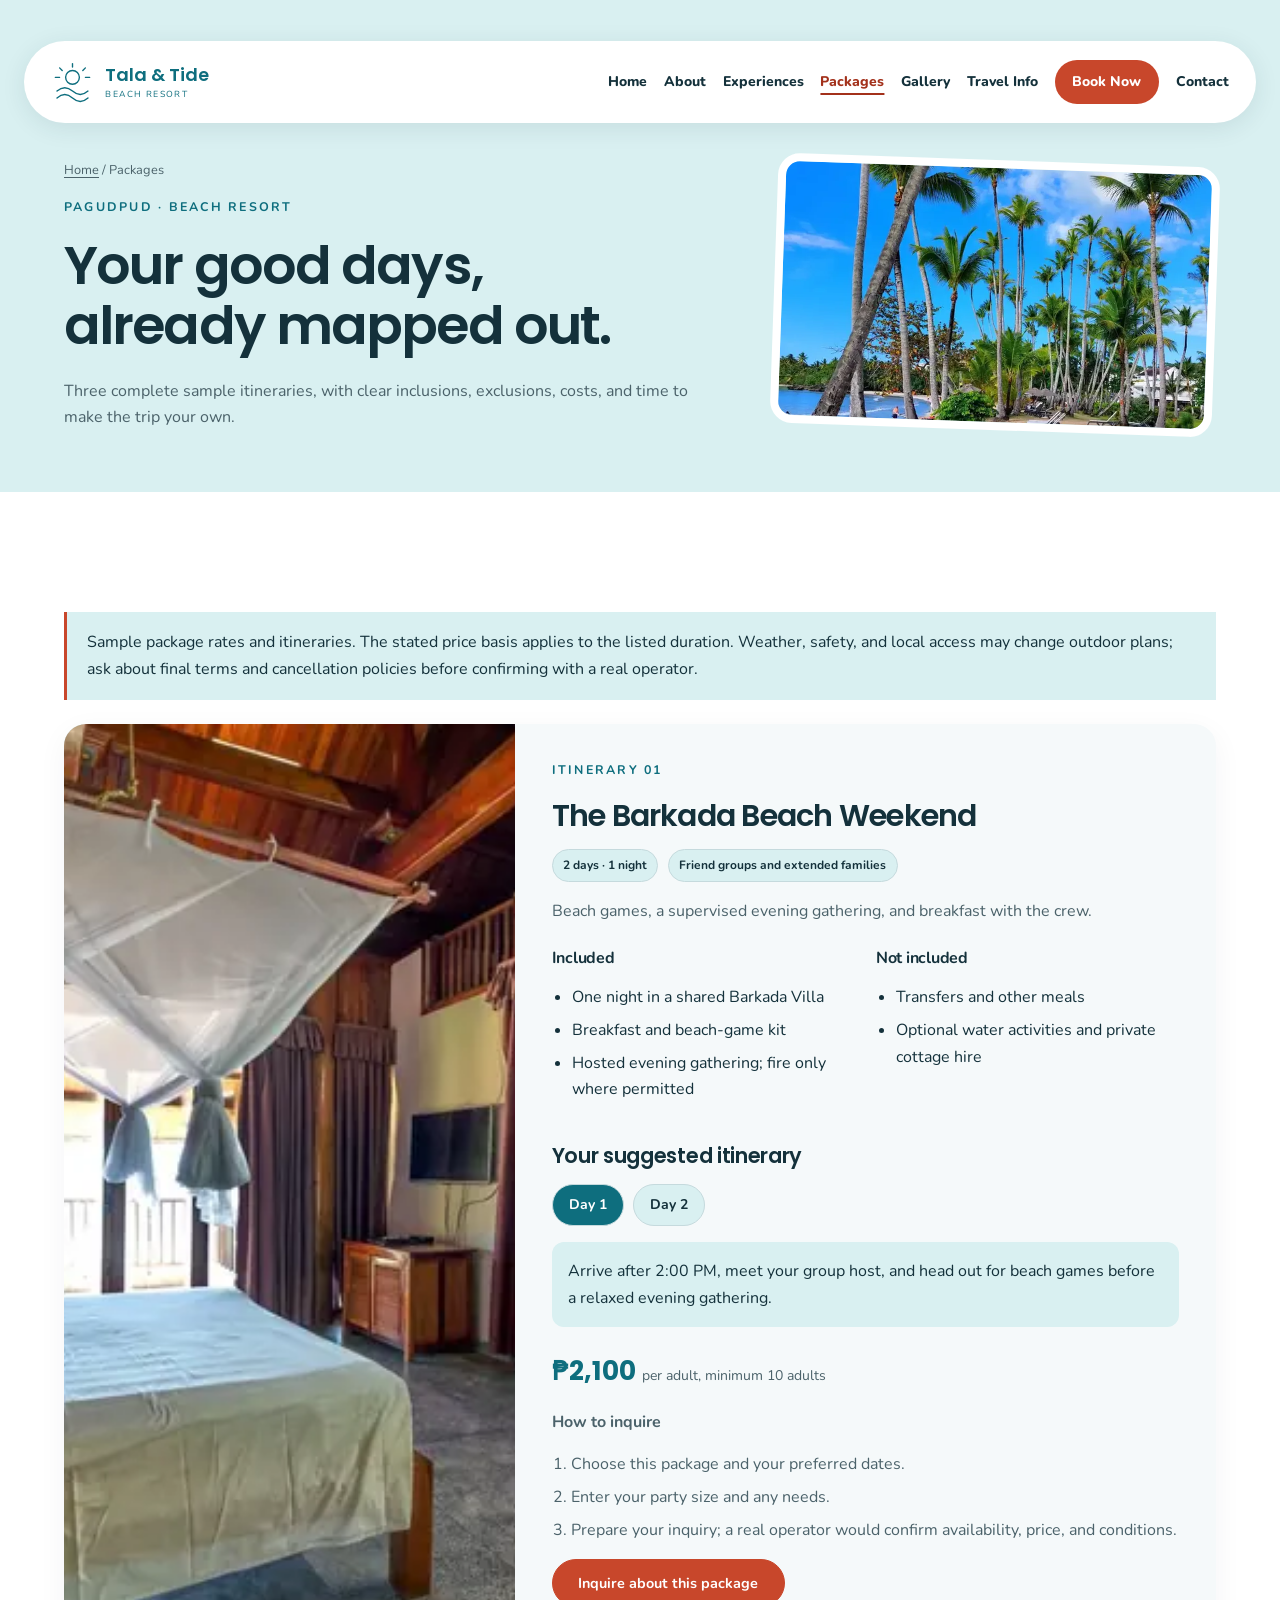
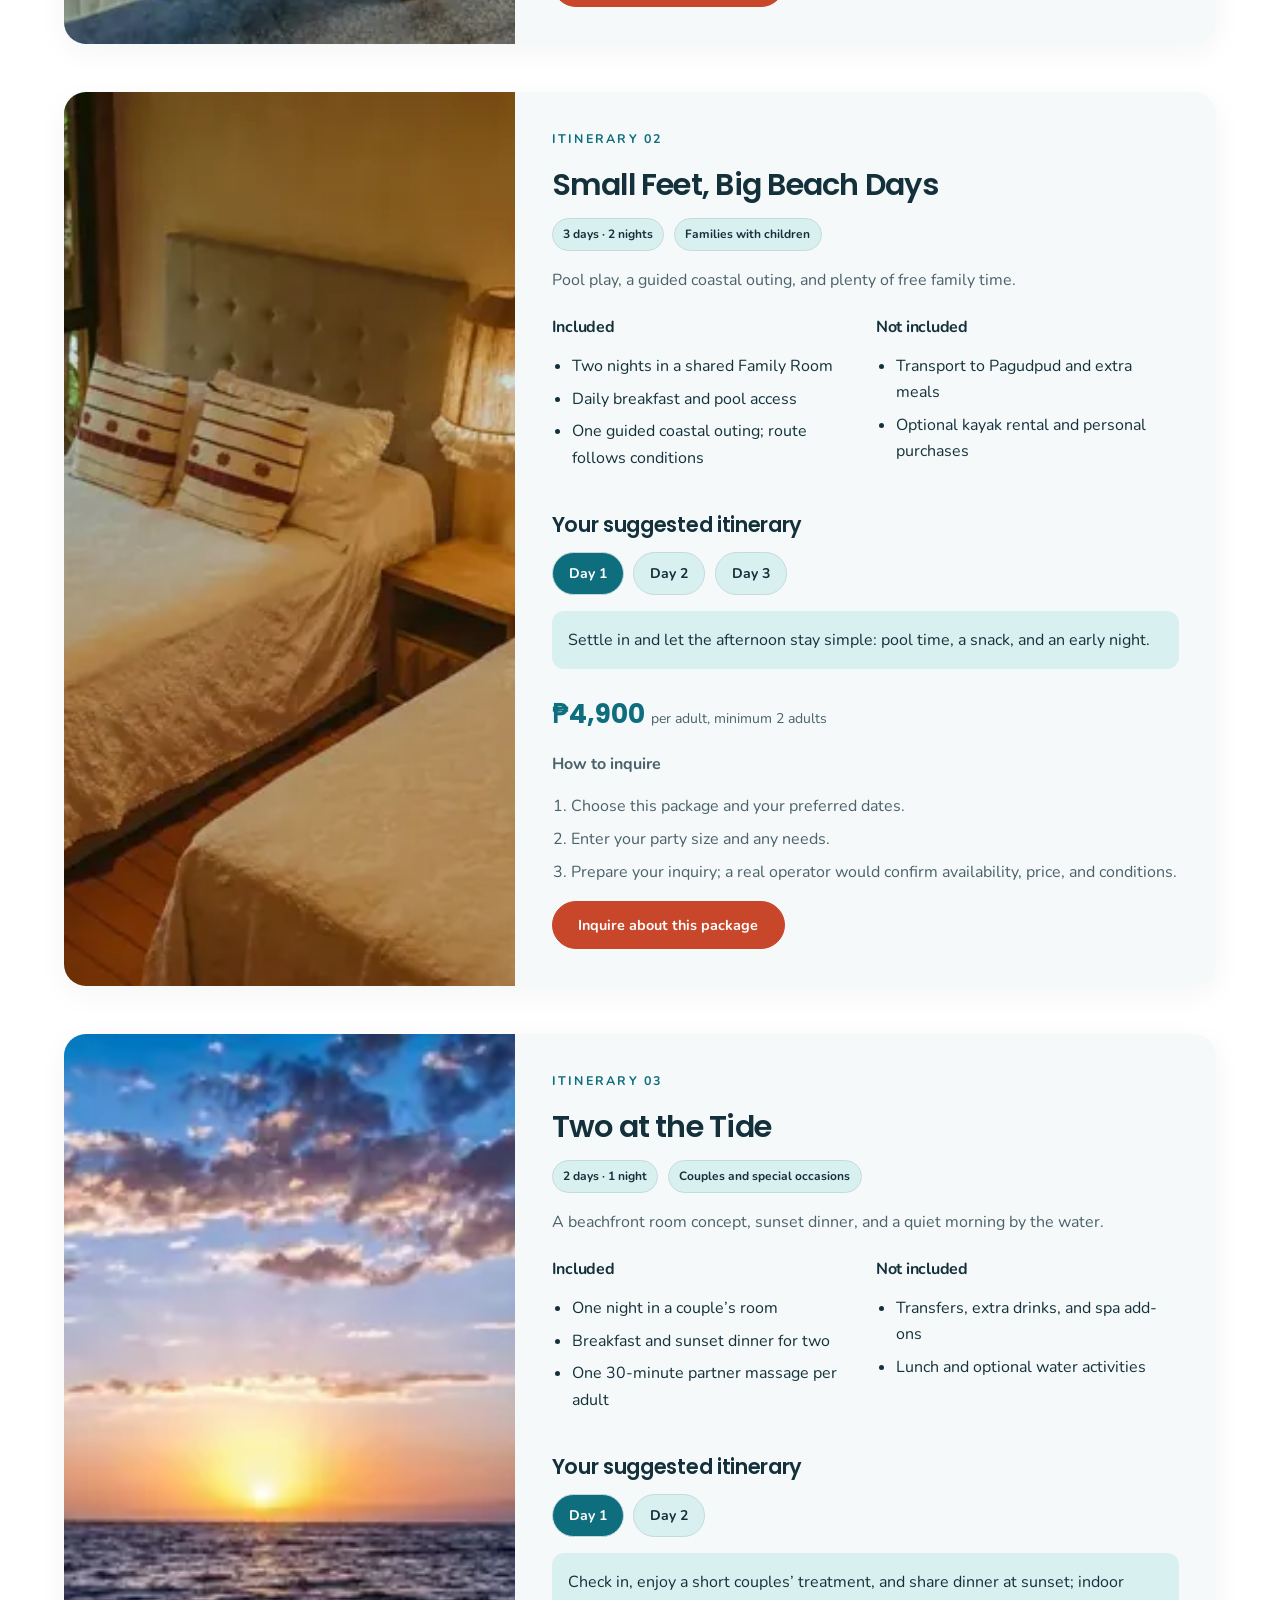
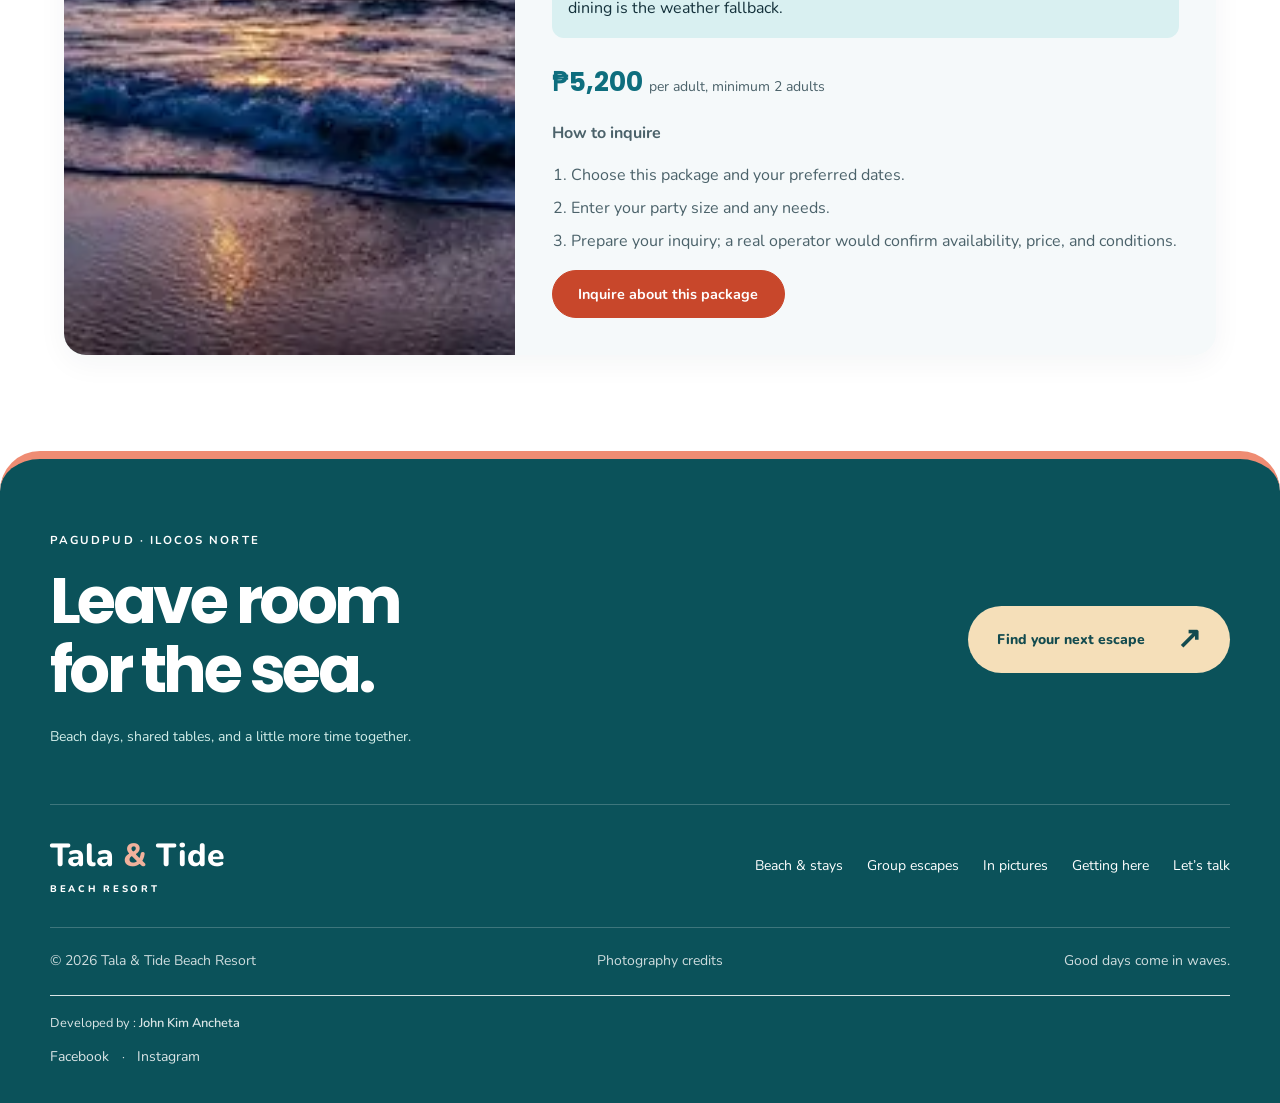
<file: packages.html>
<!DOCTYPE html><html lang="en"><head><meta charset="UTF-8"><meta name="viewport" content="width=device-width, initial-scale=1"><title>Coastal Packages &amp; Beach Itineraries | Tala &amp; Tide Resort</title><meta name="description" content="Bring your crew to a Tala &amp; Tide itinerary. Explore three beach packages with daily plans, inclusions, exclusions, group prices, and inquiry instructions."><meta name="theme-color" content="#0E6E7E"><meta property="og:type" content="website"><meta property="og:title" content="Coastal Packages &amp; Beach Itineraries | Tala &amp; Tide Resort"><meta property="og:description" content="Bring your crew to a Tala &amp; Tide itinerary. Explore three beach packages with daily plans, inclusions, exclusions, group prices, and inquiry instructions."><meta property="og:site_name" content="Tala &amp; Tide Beach Resort"><link rel="icon" type="image/svg+xml" href="data:image/svg+xml,%3Csvg%20xmlns%3D%22http%3A//www.w3.org/2000/svg%22%20viewBox%3D%220%200%2050%2050%22%3E%3Crect%20width%3D%2250%22%20height%3D%2250%22%20rx%3D%2212%22%20fill%3D%22%230E6E7E%22/%3E%3Cg%20transform%3D%22translate%283%203%29%20scale%28.88%29%22%20fill%3D%22none%22%20stroke%3D%22%23fff%22%20stroke-width%3D%222%22%3E%3Ccircle%20cx%3D%2225%22%20cy%3D%2219%22%20r%3D%228%22/%3E%3Cpath%20d%3D%22M25%203v4M10%208l3%203M40%208l-3%203M5%2019h5M40%2019h5M7%2035q9-8%2018%200t18%200M7%2043q9-8%2018%200t18%200%22/%3E%3C/g%3E%3C/svg%3E"><link rel="preload" href="fonts/nunito-latin.woff2" as="font" type="font/woff2" crossorigin><link rel="preload" href="fonts/poppins-600-latin.woff2" as="font" type="font/woff2" crossorigin><link rel="stylesheet" href="css/style.css"><script defer src="js/form-config.js"></script><script defer src="js/site-data.js"></script><script defer src="js/main.js"></script></head><body class="coast"><a class="skip-link" href="#main">Skip to content</a><header class="site-header"><div class="header-inner "><a class="brand" href="index.html"><svg class="brand-mark" viewBox="0 0 50 50" fill="none" stroke="currentColor" stroke-width="1.6" stroke-linecap="round" stroke-linejoin="round" aria-hidden="true"><circle cx="25" cy="19" r="8"/><path d="M25 3v4M10 8l3 3M40 8l-3 3M5 19h5M40 19h5M7 35q9-8 18 0t18 0M7 43q9-8 18 0t18 0"/></svg><span class="brand-text"><strong>Tala &amp; Tide</strong><span>Beach resort</span></span><span class="sr-only">Home</span></a><button class="menu-toggle" aria-controls="site-nav" aria-expanded="false" aria-label="Open navigation"><svg viewBox="0 0 24 24" fill="none" stroke="currentColor" stroke-width="1.6" aria-hidden="true"><path d="M3 6h18M3 12h18M3 18h18"/></svg></button><nav class="site-nav" id="site-nav" aria-label="Main navigation"><span class="nav-mobile-brand">Tala &amp; Tide</span><button class="menu-close" aria-label="Close navigation">×</button><ul class="nav-list"><li><a  href="index.html" >Home</a></li><li><a  href="about.html" >About</a></li><li><a  href="stay.html" >Experiences</a></li><li><a  href="packages.html" aria-current="page">Packages</a></li><li><a  href="gallery.html" >Gallery</a></li><li><a  href="travel-info.html" >Travel Info</a></li><li><a class="nav-book" href="booking.html" >Book Now</a></li><li><a  href="contact.html" >Contact</a></li></ul></nav></div></header><main id="main"><section class="subhero"><div class="wrap"><div><div class="breadcrumb"><a href="index.html">Home</a> / Packages</div><span class="eyebrow">Pagudpud · Beach resort</span><h1>Your good days,<br>already mapped out.</h1><p class="muted">Three complete sample itineraries, with clear inclusions, exclusions, costs, and time to make the trip your own.</p></div><img class="" src="images/palm-beach.webp" srcset="images/palm-beach-480.webp 480w, images/palm-beach-640.webp 640w, images/palm-beach-960.webp 960w, images/palm-beach.webp 1100w" sizes="(max-width:767px) calc(100vw - 32px), (max-width:1023px) 50vw, 40vw" alt="Palm trees and sandy shoreline beneath a clear sky" width="1100" height="1467" fetchpriority="high" decoding="async"></div></section><section class="section"><div class="wrap"><div class="notice">Sample package rates and itineraries. The stated price basis applies to the listed duration. Weather, safety, and local access may change outdoor plans; ask about final terms and cancellation policies before confirming with a real operator.</div><div class="package-stack"><article class="package reveal" id="barkada-weekend"><div class="package-visual"><img class="" src="images/room-canopy.webp" srcset="images/room-canopy-480.webp 480w, images/room-canopy-640.webp 640w, images/room-canopy-960.webp 960w, images/room-canopy.webp 1100w" sizes="(max-width:767px) calc(100vw - 32px), (max-width:1023px) 50vw, 40vw" alt="Tropical bedroom with a canopy bed" width="1100" height="734" loading="lazy" decoding="async"></div><div class="package-body"><span class="eyebrow">Itinerary 01</span><h2>The Barkada Beach Weekend</h2><div class="package-facts"><span class="chip">2 days · 1 night</span><span class="chip">Friend groups and extended families</span></div><p class="muted">Beach games, a supervised evening gathering, and breakfast with the crew.</p><div class="package-columns"><div><h3>Included</h3><ul><li>One night in a shared Barkada Villa</li><li>Breakfast and beach-game kit</li><li>Hosted evening gathering; fire only where permitted</li></ul></div><div><h3>Not included</h3><ul><li>Transfers and other meals</li><li>Optional water activities and private cottage hire</li></ul></div></div><div class="itinerary"><h3>Your suggested itinerary</h3><div class="itinerary-tabs" role="tablist" aria-label="The Barkada Beach Weekend itinerary"><button id="barkada-weekend-tab-0" role="tab" aria-selected="true" aria-controls="barkada-weekend-day-0" tabindex="0">Day 1</button><button id="barkada-weekend-tab-1" role="tab" aria-selected="false" aria-controls="barkada-weekend-day-1" tabindex="-1">Day 2</button></div><div class="tab-panel" role="tabpanel" id="barkada-weekend-day-0" aria-labelledby="barkada-weekend-tab-0" tabindex="0" >Arrive after 2:00 PM, meet your group host, and head out for beach games before a relaxed evening gathering.</div><div class="tab-panel" role="tabpanel" id="barkada-weekend-day-1" aria-labelledby="barkada-weekend-tab-1" tabindex="0" hidden>Breakfast together, choose a swim if conditions allow, and check out by noon.</div></div><div class="card-price"><strong>₱2,100</strong><span>per adult, minimum 10 adults</span></div><div class="booking-instructions"><strong>How to inquire</strong><ol><li>Choose this package and your preferred dates.</li><li>Enter your party size and any needs.</li><li>Prepare your inquiry; a real operator would confirm availability, price, and conditions.</li></ol></div><a class="button " href="booking.html?item=barkada-weekend">Inquire about this package</a></div></article><article class="package reveal" id="family-fun"><div class="package-visual"><img class="" src="images/room-twin.webp" srcset="images/room-twin-480.webp 480w, images/room-twin-640.webp 640w, images/room-twin-960.webp 960w, images/room-twin.webp 1100w" sizes="(max-width:767px) calc(100vw - 32px), (max-width:1023px) 50vw, 40vw" alt="Twin beds in a resort bedroom with a tropical window view" width="1100" height="734" loading="lazy" decoding="async"></div><div class="package-body"><span class="eyebrow">Itinerary 02</span><h2>Small Feet, Big Beach Days</h2><div class="package-facts"><span class="chip">3 days · 2 nights</span><span class="chip">Families with children</span></div><p class="muted">Pool play, a guided coastal outing, and plenty of free family time.</p><div class="package-columns"><div><h3>Included</h3><ul><li>Two nights in a shared Family Room</li><li>Daily breakfast and pool access</li><li>One guided coastal outing; route follows conditions</li></ul></div><div><h3>Not included</h3><ul><li>Transport to Pagudpud and extra meals</li><li>Optional kayak rental and personal purchases</li></ul></div></div><div class="itinerary"><h3>Your suggested itinerary</h3><div class="itinerary-tabs" role="tablist" aria-label="Small Feet, Big Beach Days itinerary"><button id="family-fun-tab-0" role="tab" aria-selected="true" aria-controls="family-fun-day-0" tabindex="0">Day 1</button><button id="family-fun-tab-1" role="tab" aria-selected="false" aria-controls="family-fun-day-1" tabindex="-1">Day 2</button><button id="family-fun-tab-2" role="tab" aria-selected="false" aria-controls="family-fun-day-2" tabindex="-1">Day 3</button></div><div class="tab-panel" role="tabpanel" id="family-fun-day-0" aria-labelledby="family-fun-tab-0" tabindex="0" >Settle in and let the afternoon stay simple: pool time, a snack, and an early night.</div><div class="tab-panel" role="tabpanel" id="family-fun-day-1" aria-labelledby="family-fun-tab-1" tabindex="0" hidden>Join a weather-appropriate coastal outing, then spend the afternoon together at the pool or beach.</div><div class="tab-panel" role="tabpanel" id="family-fun-day-2" aria-labelledby="family-fun-tab-2" tabindex="0" hidden>Enjoy breakfast and one last stroll, then leave by noon.</div></div><div class="card-price"><strong>₱4,900</strong><span>per adult, minimum 2 adults</span></div><div class="booking-instructions"><strong>How to inquire</strong><ol><li>Choose this package and your preferred dates.</li><li>Enter your party size and any needs.</li><li>Prepare your inquiry; a real operator would confirm availability, price, and conditions.</li></ol></div><a class="button " href="booking.html?item=family-fun">Inquire about this package</a></div></article><article class="package reveal" id="sunset-escape"><div class="package-visual"><img class="" src="images/sunset.webp" srcset="images/sunset-480.webp 480w, images/sunset-640.webp 640w, images/sunset-960.webp 960w, images/sunset.webp 1100w" sizes="(max-width:767px) calc(100vw - 32px), (max-width:1023px) 50vw, 40vw" alt="Warm sunset colors over gentle ocean waves" width="1100" height="731" loading="lazy" decoding="async"></div><div class="package-body"><span class="eyebrow">Itinerary 03</span><h2>Two at the Tide</h2><div class="package-facts"><span class="chip">2 days · 1 night</span><span class="chip">Couples and special occasions</span></div><p class="muted">A beachfront room concept, sunset dinner, and a quiet morning by the water.</p><div class="package-columns"><div><h3>Included</h3><ul><li>One night in a couple’s room</li><li>Breakfast and sunset dinner for two</li><li>One 30-minute partner massage per adult</li></ul></div><div><h3>Not included</h3><ul><li>Transfers, extra drinks, and spa add-ons</li><li>Lunch and optional water activities</li></ul></div></div><div class="itinerary"><h3>Your suggested itinerary</h3><div class="itinerary-tabs" role="tablist" aria-label="Two at the Tide itinerary"><button id="sunset-escape-tab-0" role="tab" aria-selected="true" aria-controls="sunset-escape-day-0" tabindex="0">Day 1</button><button id="sunset-escape-tab-1" role="tab" aria-selected="false" aria-controls="sunset-escape-day-1" tabindex="-1">Day 2</button></div><div class="tab-panel" role="tabpanel" id="sunset-escape-day-0" aria-labelledby="sunset-escape-tab-0" tabindex="0" >Check in, enjoy a short couples’ treatment, and share dinner at sunset; indoor dining is the weather fallback.</div><div class="tab-panel" role="tabpanel" id="sunset-escape-day-1" aria-labelledby="sunset-escape-tab-1" tabindex="0" hidden>Take a beach walk, enjoy breakfast, and check out by noon.</div></div><div class="card-price"><strong>₱5,200</strong><span>per adult, minimum 2 adults</span></div><div class="booking-instructions"><strong>How to inquire</strong><ol><li>Choose this package and your preferred dates.</li><li>Enter your party size and any needs.</li><li>Prepare your inquiry; a real operator would confirm availability, price, and conditions.</li></ol></div><a class="button " href="booking.html?item=sunset-escape">Inquire about this package</a></div></article></div></div></section></main><footer class="site-footer footer-redesign tide-footer"><div class="footer-shell"><div class="tide-invitation"><div><p class="footer-label">Pagudpud · Ilocos Norte</p><h2>Leave room<br>for the sea.</h2><p>Beach days, shared tables, and a little more time together.</p></div><a class="tide-cta" href="packages.html">Find your next escape <span aria-hidden="true">↗</span></a></div><div class="tide-dock"><a class="tide-wordmark" href="index.html">Tala <span>&amp;</span> Tide<small>BEACH RESORT</small></a><nav class="footer-nav" aria-label="Footer navigation"><a href="stay.html">Beach &amp; stays</a><a href="packages.html">Group escapes</a><a href="gallery.html">In pictures</a><a href="travel-info.html">Getting here</a><a href="contact.html">Let’s talk</a></nav></div><div class="footer-end footer-fine"><p>© 2026 Tala &amp; Tide Beach Resort</p><a href="gallery.html#photo-credits">Photography credits</a><p>Good days come in waves.</p></div><div class="developer-credit"><p>Developed by : <strong>John Kim Ancheta</strong></p><p class="developer-socials"><a href="https://www.facebook.com/johnkim.ancheta" target="_blank" rel="noopener noreferrer">Facebook</a><span aria-hidden="true"> · </span><a href="https://www.instagram.com/dossk8r?stkn=bTA5NGx3dW9jeGo2" target="_blank" rel="noopener noreferrer">Instagram</a></p></div></div></footer></body></html>
</file>
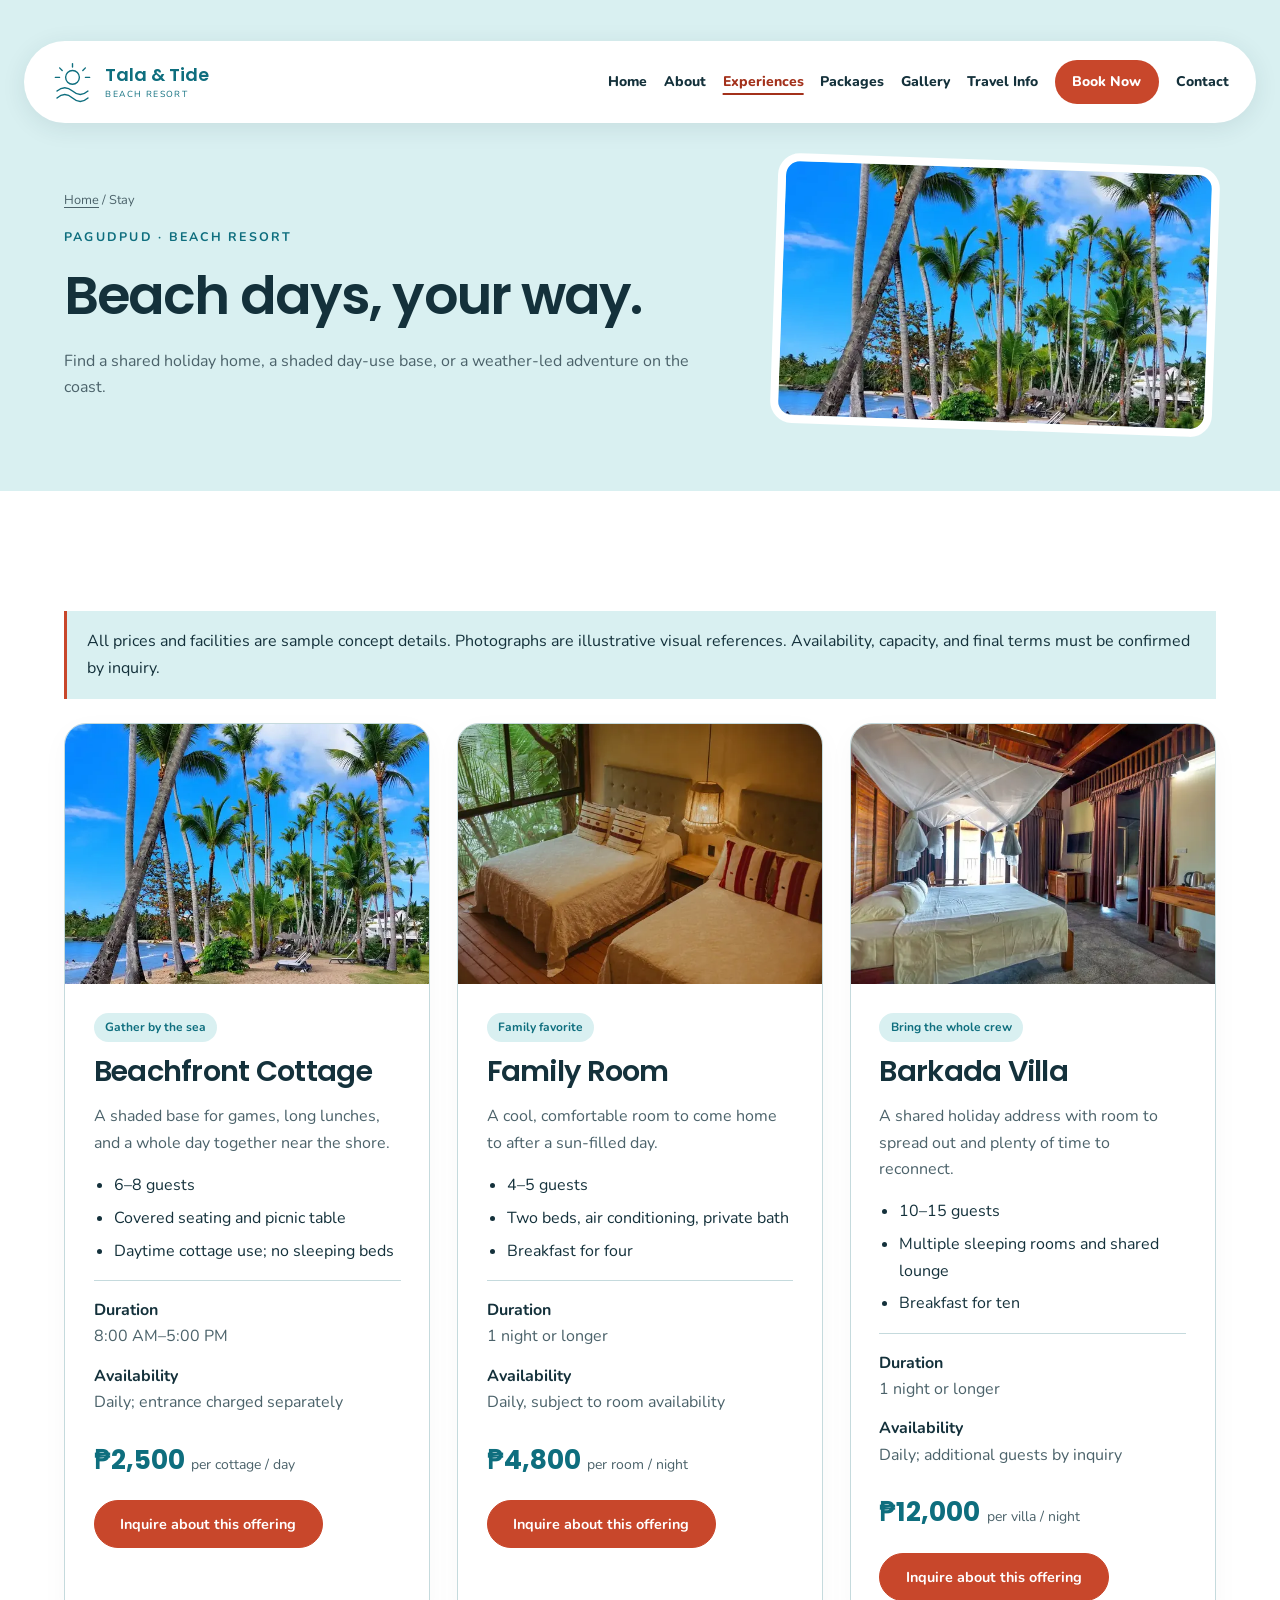
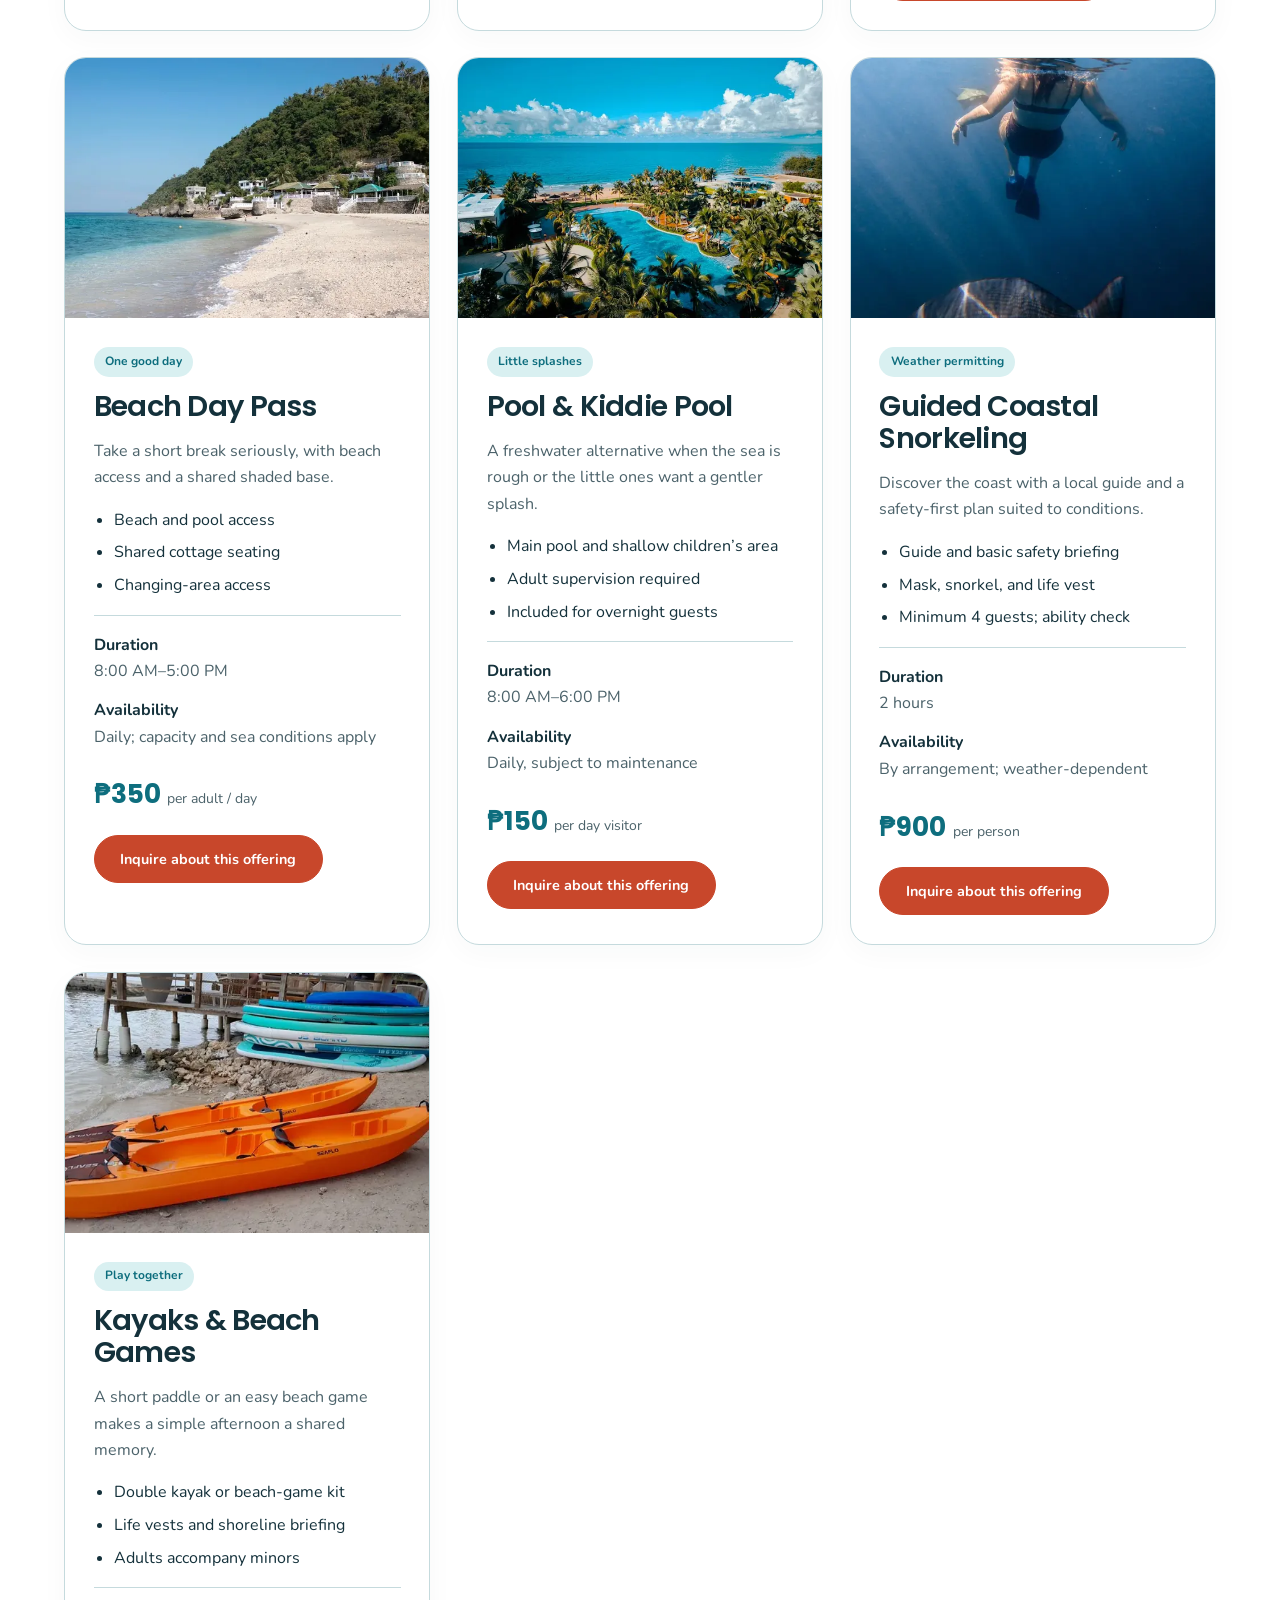
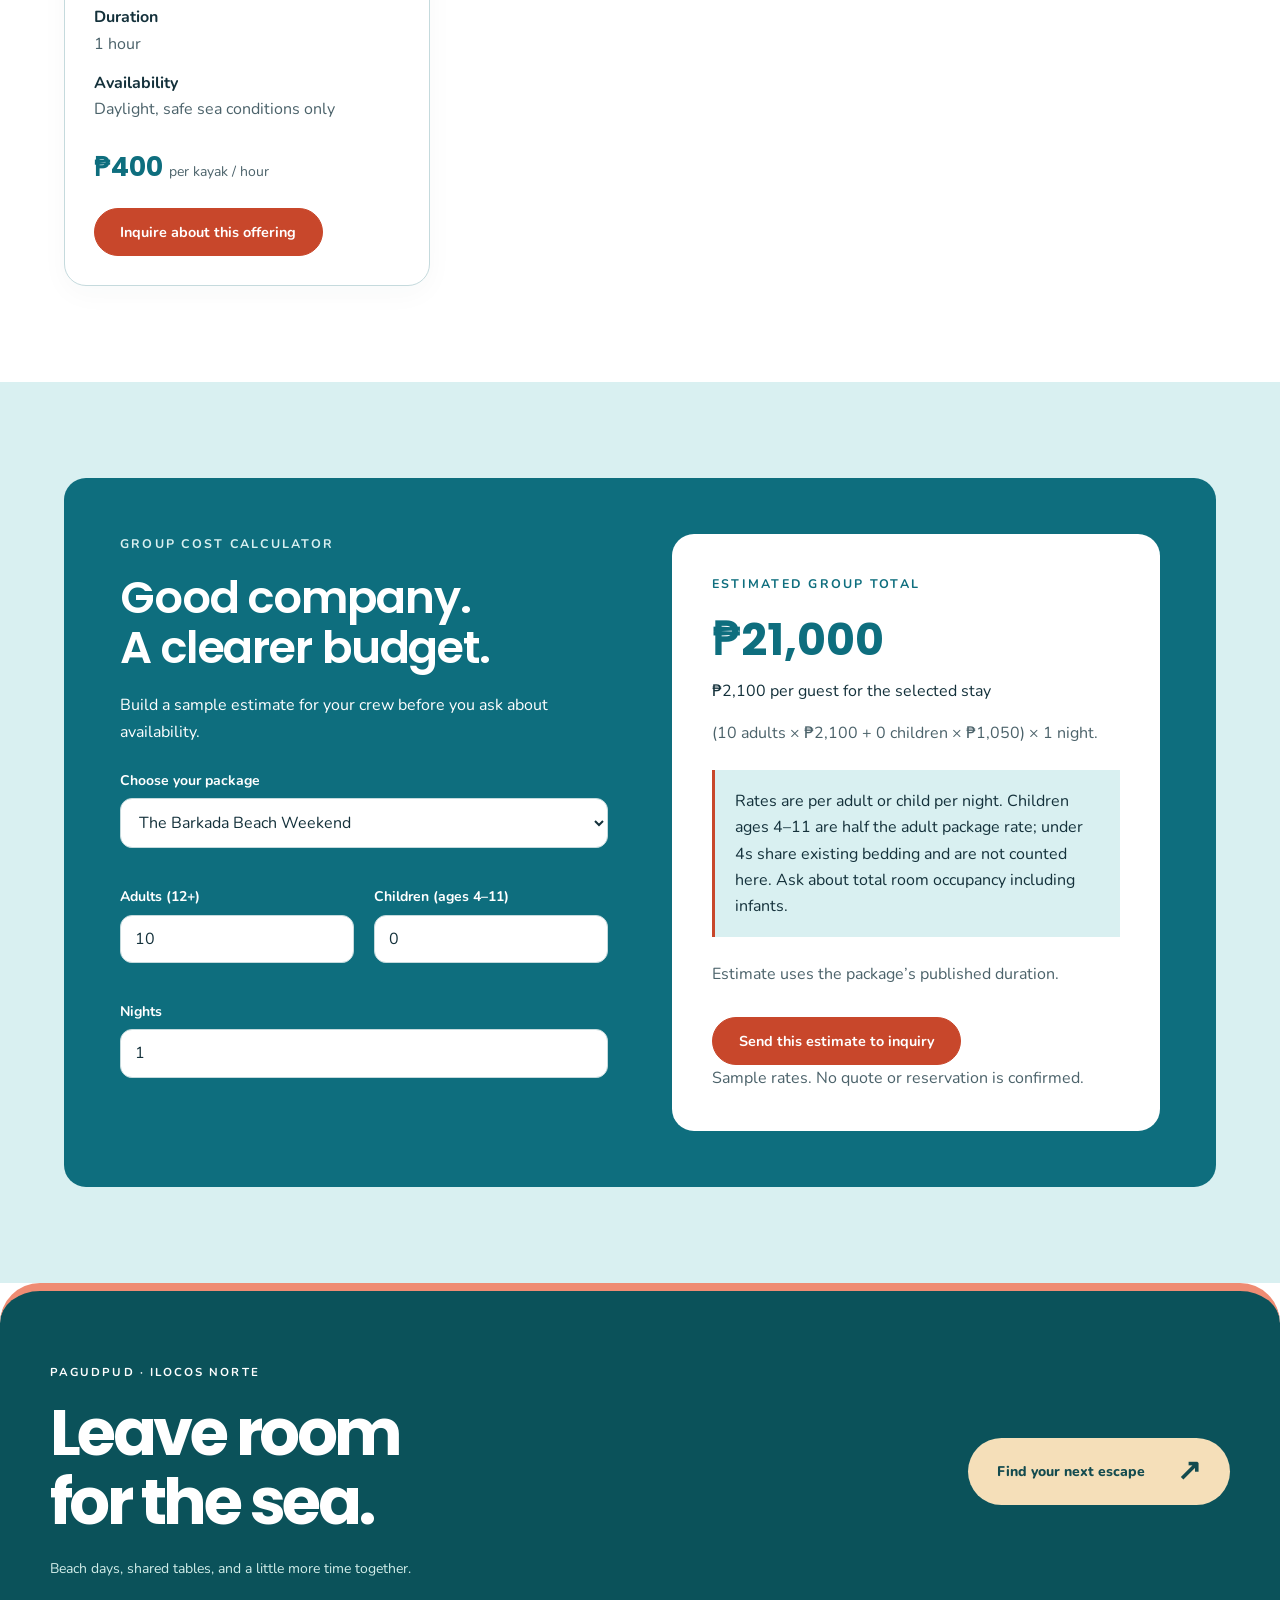
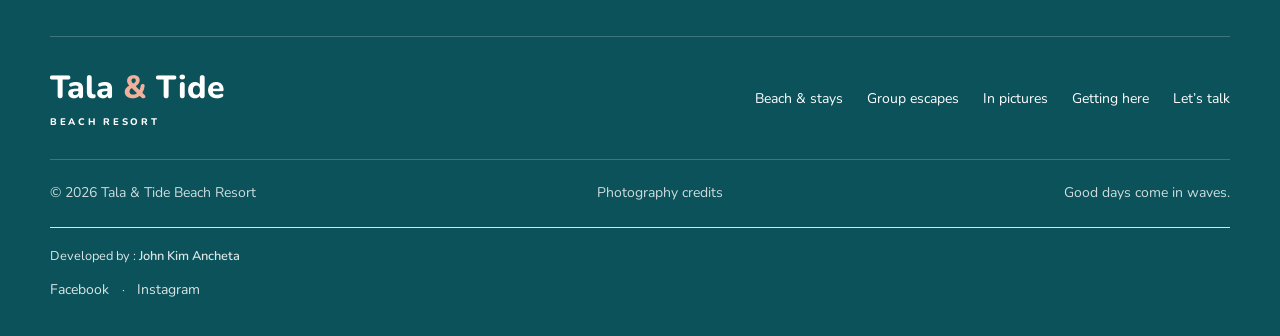
<file: stay.html>
<!DOCTYPE html><html lang="en"><head><meta charset="UTF-8"><meta name="viewport" content="width=device-width, initial-scale=1"><title>Beach Stays, Kayaks &amp; Shared Experiences | Tala &amp; Tide</title><meta name="description" content="Find your beach-day fit at Tala &amp; Tide. Compare group stays, day passes, pools, guided snorkeling, and kayaks with sample prices and weather-led availability."><meta name="theme-color" content="#0E6E7E"><meta property="og:type" content="website"><meta property="og:title" content="Beach Stays, Kayaks &amp; Shared Experiences | Tala &amp; Tide"><meta property="og:description" content="Find your beach-day fit at Tala &amp; Tide. Compare group stays, day passes, pools, guided snorkeling, and kayaks with sample prices and weather-led availability."><meta property="og:site_name" content="Tala &amp; Tide Beach Resort"><link rel="icon" type="image/svg+xml" href="data:image/svg+xml,%3Csvg%20xmlns%3D%22http%3A//www.w3.org/2000/svg%22%20viewBox%3D%220%200%2050%2050%22%3E%3Crect%20width%3D%2250%22%20height%3D%2250%22%20rx%3D%2212%22%20fill%3D%22%230E6E7E%22/%3E%3Cg%20transform%3D%22translate%283%203%29%20scale%28.88%29%22%20fill%3D%22none%22%20stroke%3D%22%23fff%22%20stroke-width%3D%222%22%3E%3Ccircle%20cx%3D%2225%22%20cy%3D%2219%22%20r%3D%228%22/%3E%3Cpath%20d%3D%22M25%203v4M10%208l3%203M40%208l-3%203M5%2019h5M40%2019h5M7%2035q9-8%2018%200t18%200M7%2043q9-8%2018%200t18%200%22/%3E%3C/g%3E%3C/svg%3E"><link rel="preload" href="fonts/nunito-latin.woff2" as="font" type="font/woff2" crossorigin><link rel="preload" href="fonts/poppins-600-latin.woff2" as="font" type="font/woff2" crossorigin><link rel="stylesheet" href="css/style.css"><script defer src="js/form-config.js"></script><script defer src="js/site-data.js"></script><script defer src="js/main.js"></script></head><body class="coast"><a class="skip-link" href="#main">Skip to content</a><header class="site-header"><div class="header-inner "><a class="brand" href="index.html"><svg class="brand-mark" viewBox="0 0 50 50" fill="none" stroke="currentColor" stroke-width="1.6" stroke-linecap="round" stroke-linejoin="round" aria-hidden="true"><circle cx="25" cy="19" r="8"/><path d="M25 3v4M10 8l3 3M40 8l-3 3M5 19h5M40 19h5M7 35q9-8 18 0t18 0M7 43q9-8 18 0t18 0"/></svg><span class="brand-text"><strong>Tala &amp; Tide</strong><span>Beach resort</span></span><span class="sr-only">Home</span></a><button class="menu-toggle" aria-controls="site-nav" aria-expanded="false" aria-label="Open navigation"><svg viewBox="0 0 24 24" fill="none" stroke="currentColor" stroke-width="1.6" aria-hidden="true"><path d="M3 6h18M3 12h18M3 18h18"/></svg></button><nav class="site-nav" id="site-nav" aria-label="Main navigation"><span class="nav-mobile-brand">Tala &amp; Tide</span><button class="menu-close" aria-label="Close navigation">×</button><ul class="nav-list"><li><a  href="index.html" >Home</a></li><li><a  href="about.html" >About</a></li><li><a  href="stay.html" aria-current="page">Experiences</a></li><li><a  href="packages.html" >Packages</a></li><li><a  href="gallery.html" >Gallery</a></li><li><a  href="travel-info.html" >Travel Info</a></li><li><a class="nav-book" href="booking.html" >Book Now</a></li><li><a  href="contact.html" >Contact</a></li></ul></nav></div></header><main id="main"><section class="subhero"><div class="wrap"><div><div class="breadcrumb"><a href="index.html">Home</a> / Stay</div><span class="eyebrow">Pagudpud · Beach resort</span><h1>Beach days, your way.</h1><p class="muted">Find a shared holiday home, a shaded day-use base, or a weather-led adventure on the coast.</p></div><img class="" src="images/palm-beach.webp" srcset="images/palm-beach-480.webp 480w, images/palm-beach-640.webp 640w, images/palm-beach-960.webp 960w, images/palm-beach.webp 1100w" sizes="(max-width:767px) calc(100vw - 32px), (max-width:1023px) 50vw, 40vw" alt="Palm trees and sandy shoreline beneath a clear sky" width="1100" height="1467" fetchpriority="high" decoding="async"></div></section><section class="section"><div class="wrap"><div class="notice">All prices and facilities are sample concept details. Photographs are illustrative visual references. Availability, capacity, and final terms must be confirmed by inquiry.</div><div class="card-grid stay-grid"><article class="card reveal" id="beachfront-cottage" data-offering="beachfront-cottage"><img class="card-image" src="images/palm-beach.webp" srcset="images/palm-beach-480.webp 480w, images/palm-beach-640.webp 640w, images/palm-beach-960.webp 960w, images/palm-beach.webp 1100w" sizes="(max-width:767px) calc(100vw - 32px), (max-width:1023px) 50vw, 40vw" alt="Palm trees and sandy shoreline beneath a clear sky" width="1100" height="1467" loading="lazy" decoding="async"><div class="card-body"><span class="card-tag">Gather by the sea</span><h2 style="font-size:1.8rem">Beachfront Cottage</h2><p class="muted" style="margin-top:1rem">A shaded base for games, long lunches, and a whole day together near the shore.</p><ul class="features"><li>6–8 guests</li><li>Covered seating and picnic table</li><li>Daytime cottage use; no sleeping beds</li></ul><dl class="offering-meta"><div><dt>Duration</dt><dd>8:00 AM–5:00 PM</dd></div><div><dt>Availability</dt><dd>Daily; entrance charged separately</dd></div></dl><div class="card-price"><strong>₱2,500</strong><span>per cottage / day</span></div><a class="button " href="booking.html?item=beachfront-cottage">Inquire about this offering</a></div></article><article class="card reveal" id="family-room" data-offering="family-room"><img class="card-image" src="images/room-twin.webp" srcset="images/room-twin-480.webp 480w, images/room-twin-640.webp 640w, images/room-twin-960.webp 960w, images/room-twin.webp 1100w" sizes="(max-width:767px) calc(100vw - 32px), (max-width:1023px) 50vw, 40vw" alt="Twin beds in a resort bedroom with a tropical window view" width="1100" height="734" loading="lazy" decoding="async"><div class="card-body"><span class="card-tag">Family favorite</span><h2 style="font-size:1.8rem">Family Room</h2><p class="muted" style="margin-top:1rem">A cool, comfortable room to come home to after a sun-filled day.</p><ul class="features"><li>4–5 guests</li><li>Two beds, air conditioning, private bath</li><li>Breakfast for four</li></ul><dl class="offering-meta"><div><dt>Duration</dt><dd>1 night or longer</dd></div><div><dt>Availability</dt><dd>Daily, subject to room availability</dd></div></dl><div class="card-price"><strong>₱4,800</strong><span>per room / night</span></div><a class="button " href="booking.html?item=family-room">Inquire about this offering</a></div></article><article class="card reveal" id="barkada-villa" data-offering="barkada-villa"><img class="card-image" src="images/room-canopy.webp" srcset="images/room-canopy-480.webp 480w, images/room-canopy-640.webp 640w, images/room-canopy-960.webp 960w, images/room-canopy.webp 1100w" sizes="(max-width:767px) calc(100vw - 32px), (max-width:1023px) 50vw, 40vw" alt="Tropical bedroom with a canopy bed" width="1100" height="734" loading="lazy" decoding="async"><div class="card-body"><span class="card-tag">Bring the whole crew</span><h2 style="font-size:1.8rem">Barkada Villa</h2><p class="muted" style="margin-top:1rem">A shared holiday address with room to spread out and plenty of time to reconnect.</p><ul class="features"><li>10–15 guests</li><li>Multiple sleeping rooms and shared lounge</li><li>Breakfast for ten</li></ul><dl class="offering-meta"><div><dt>Duration</dt><dd>1 night or longer</dd></div><div><dt>Availability</dt><dd>Daily; additional guests by inquiry</dd></div></dl><div class="card-price"><strong>₱12,000</strong><span>per villa / night</span></div><a class="button " href="booking.html?item=barkada-villa">Inquire about this offering</a></div></article><article class="card reveal" id="day-use" data-offering="day-use"><img class="card-image" src="images/coastal-view.webp" srcset="images/coastal-view-480.webp 480w, images/coastal-view-640.webp 640w, images/coastal-view-960.webp 960w, images/coastal-view.webp 1100w" sizes="(max-width:767px) calc(100vw - 32px), (max-width:1023px) 50vw, 40vw" alt="Sandy tropical coast with resorts and green hills" width="1100" height="734" loading="lazy" decoding="async"><div class="card-body"><span class="card-tag">One good day</span><h2 style="font-size:1.8rem">Beach Day Pass</h2><p class="muted" style="margin-top:1rem">Take a short break seriously, with beach access and a shared shaded base.</p><ul class="features"><li>Beach and pool access</li><li>Shared cottage seating</li><li>Changing-area access</li></ul><dl class="offering-meta"><div><dt>Duration</dt><dd>8:00 AM–5:00 PM</dd></div><div><dt>Availability</dt><dd>Daily; capacity and sea conditions apply</dd></div></dl><div class="card-price"><strong>₱350</strong><span>per adult / day</span></div><a class="button " href="booking.html?item=day-use">Inquire about this offering</a></div></article><article class="card reveal" id="pool-time" data-offering="pool-time"><img class="card-image" src="images/ocean-pool.webp" srcset="images/ocean-pool-480.webp 480w, images/ocean-pool-640.webp 640w, images/ocean-pool-960.webp 960w, images/ocean-pool.webp 1100w" sizes="(max-width:767px) calc(100vw - 32px), (max-width:1023px) 50vw, 40vw" alt="Tropical resort swimming pool beside the ocean and palm trees" width="1100" height="825" loading="lazy" decoding="async"><div class="card-body"><span class="card-tag">Little splashes</span><h2 style="font-size:1.8rem">Pool &amp; Kiddie Pool</h2><p class="muted" style="margin-top:1rem">A freshwater alternative when the sea is rough or the little ones want a gentler splash.</p><ul class="features"><li>Main pool and shallow children’s area</li><li>Adult supervision required</li><li>Included for overnight guests</li></ul><dl class="offering-meta"><div><dt>Duration</dt><dd>8:00 AM–6:00 PM</dd></div><div><dt>Availability</dt><dd>Daily, subject to maintenance</dd></div></dl><div class="card-price"><strong>₱150</strong><span>per day visitor</span></div><a class="button " href="booking.html?item=pool-time">Inquire about this offering</a></div></article><article class="card reveal" id="snorkel-outing" data-offering="snorkel-outing"><img class="card-image" src="images/snorkeling.webp" srcset="images/snorkeling-480.webp 480w, images/snorkeling-640.webp 640w, images/snorkeling-960.webp 960w, images/snorkeling.webp 1100w" sizes="(max-width:767px) calc(100vw - 32px), (max-width:1023px) 50vw, 40vw" alt="Woman snorkeling underwater beside marine life" width="1100" height="1519" loading="lazy" decoding="async"><div class="card-body"><span class="card-tag">Weather permitting</span><h2 style="font-size:1.8rem">Guided Coastal Snorkeling</h2><p class="muted" style="margin-top:1rem">Discover the coast with a local guide and a safety-first plan suited to conditions.</p><ul class="features"><li>Guide and basic safety briefing</li><li>Mask, snorkel, and life vest</li><li>Minimum 4 guests; ability check</li></ul><dl class="offering-meta"><div><dt>Duration</dt><dd>2 hours</dd></div><div><dt>Availability</dt><dd>By arrangement; weather-dependent</dd></div></dl><div class="card-price"><strong>₱900</strong><span>per person</span></div><a class="button " href="booking.html?item=snorkel-outing">Inquire about this offering</a></div></article><article class="card reveal" id="kayak-games" data-offering="kayak-games"><img class="card-image" src="images/kayaks.webp" srcset="images/kayaks-480.webp 480w, images/kayaks-640.webp 640w, images/kayaks-960.webp 960w, images/kayaks.webp 1100w" sizes="(max-width:767px) calc(100vw - 32px), (max-width:1023px) 50vw, 40vw" alt="Orange kayaks and paddleboards resting on a sandy beach" width="1100" height="619" loading="lazy" decoding="async"><div class="card-body"><span class="card-tag">Play together</span><h2 style="font-size:1.8rem">Kayaks &amp; Beach Games</h2><p class="muted" style="margin-top:1rem">A short paddle or an easy beach game makes a simple afternoon a shared memory.</p><ul class="features"><li>Double kayak or beach-game kit</li><li>Life vests and shoreline briefing</li><li>Adults accompany minors</li></ul><dl class="offering-meta"><div><dt>Duration</dt><dd>1 hour</dd></div><div><dt>Availability</dt><dd>Daylight, safe sea conditions only</dd></div></dl><div class="card-price"><strong>₱400</strong><span>per kayak / hour</span></div><a class="button " href="booking.html?item=kayak-games">Inquire about this offering</a></div></article></div></div></section><section class="section panel-section"><div class="wrap"><div class="planner reveal" id="estimate"><div><span class="eyebrow">Group cost calculator</span><h2>Good company.<br>A clearer budget.</h2><p>Build a sample estimate for your crew before you ask about availability.</p><div id="group-calculator" class="form-grid" style="margin-top:1.5rem"><div class="field full"><label for="calc-package">Choose your package</label><select id="calc-package"><option value="barkada-weekend">The Barkada Beach Weekend</option><option value="family-fun">Small Feet, Big Beach Days</option><option value="sunset-escape">Two at the Tide</option></select></div><div class="field"><label for="calc-adults">Adults (12+)</label><input id="calc-adults" type="number" min="1" max="30" value="10"></div><div class="field"><label for="calc-children">Children (ages 4–11)</label><input id="calc-children" type="number" min="0" max="20" value="0"></div><div class="field full"><label for="calc-nights">Nights</label><input id="calc-nights" type="number" min="1" max="14" value="1"></div></div><p class="planner-error" id="calc-error" role="status"></p></div><div class="planner-result" aria-live="polite"><span class="eyebrow">Estimated group total</span><strong class="result-number" id="calc-total">₱21,000</strong><p id="calc-per-head">₱2,100 per guest for the selected stay</p><p id="calc-breakdown" class="small muted"></p><div class="notice">Rates are per adult or child per night. Children ages 4–11 are half the adult package rate; under 4s share existing bedding and are not counted here. Ask about total room occupancy including infants.</div><p id="calc-duration-note" class="small muted"></p><div class="actions"><a class="button" id="calc-result-link" href="booking.html?item=barkada-weekend&amp;adults=10">Send this estimate to inquiry</a></div><p class="small muted">Sample rates. No quote or reservation is confirmed.</p></div></div></div></section></main><footer class="site-footer footer-redesign tide-footer"><div class="footer-shell"><div class="tide-invitation"><div><p class="footer-label">Pagudpud · Ilocos Norte</p><h2>Leave room<br>for the sea.</h2><p>Beach days, shared tables, and a little more time together.</p></div><a class="tide-cta" href="packages.html">Find your next escape <span aria-hidden="true">↗</span></a></div><div class="tide-dock"><a class="tide-wordmark" href="index.html">Tala <span>&amp;</span> Tide<small>BEACH RESORT</small></a><nav class="footer-nav" aria-label="Footer navigation"><a href="stay.html">Beach &amp; stays</a><a href="packages.html">Group escapes</a><a href="gallery.html">In pictures</a><a href="travel-info.html">Getting here</a><a href="contact.html">Let’s talk</a></nav></div><div class="footer-end footer-fine"><p>© 2026 Tala &amp; Tide Beach Resort</p><a href="gallery.html#photo-credits">Photography credits</a><p>Good days come in waves.</p></div><div class="developer-credit"><p>Developed by : <strong>John Kim Ancheta</strong></p><p class="developer-socials"><a href="https://www.facebook.com/johnkim.ancheta" target="_blank" rel="noopener noreferrer">Facebook</a><span aria-hidden="true"> · </span><a href="https://www.instagram.com/dossk8r?stkn=bTA5NGx3dW9jeGo2" target="_blank" rel="noopener noreferrer">Instagram</a></p></div></div></footer></body></html>
</file>
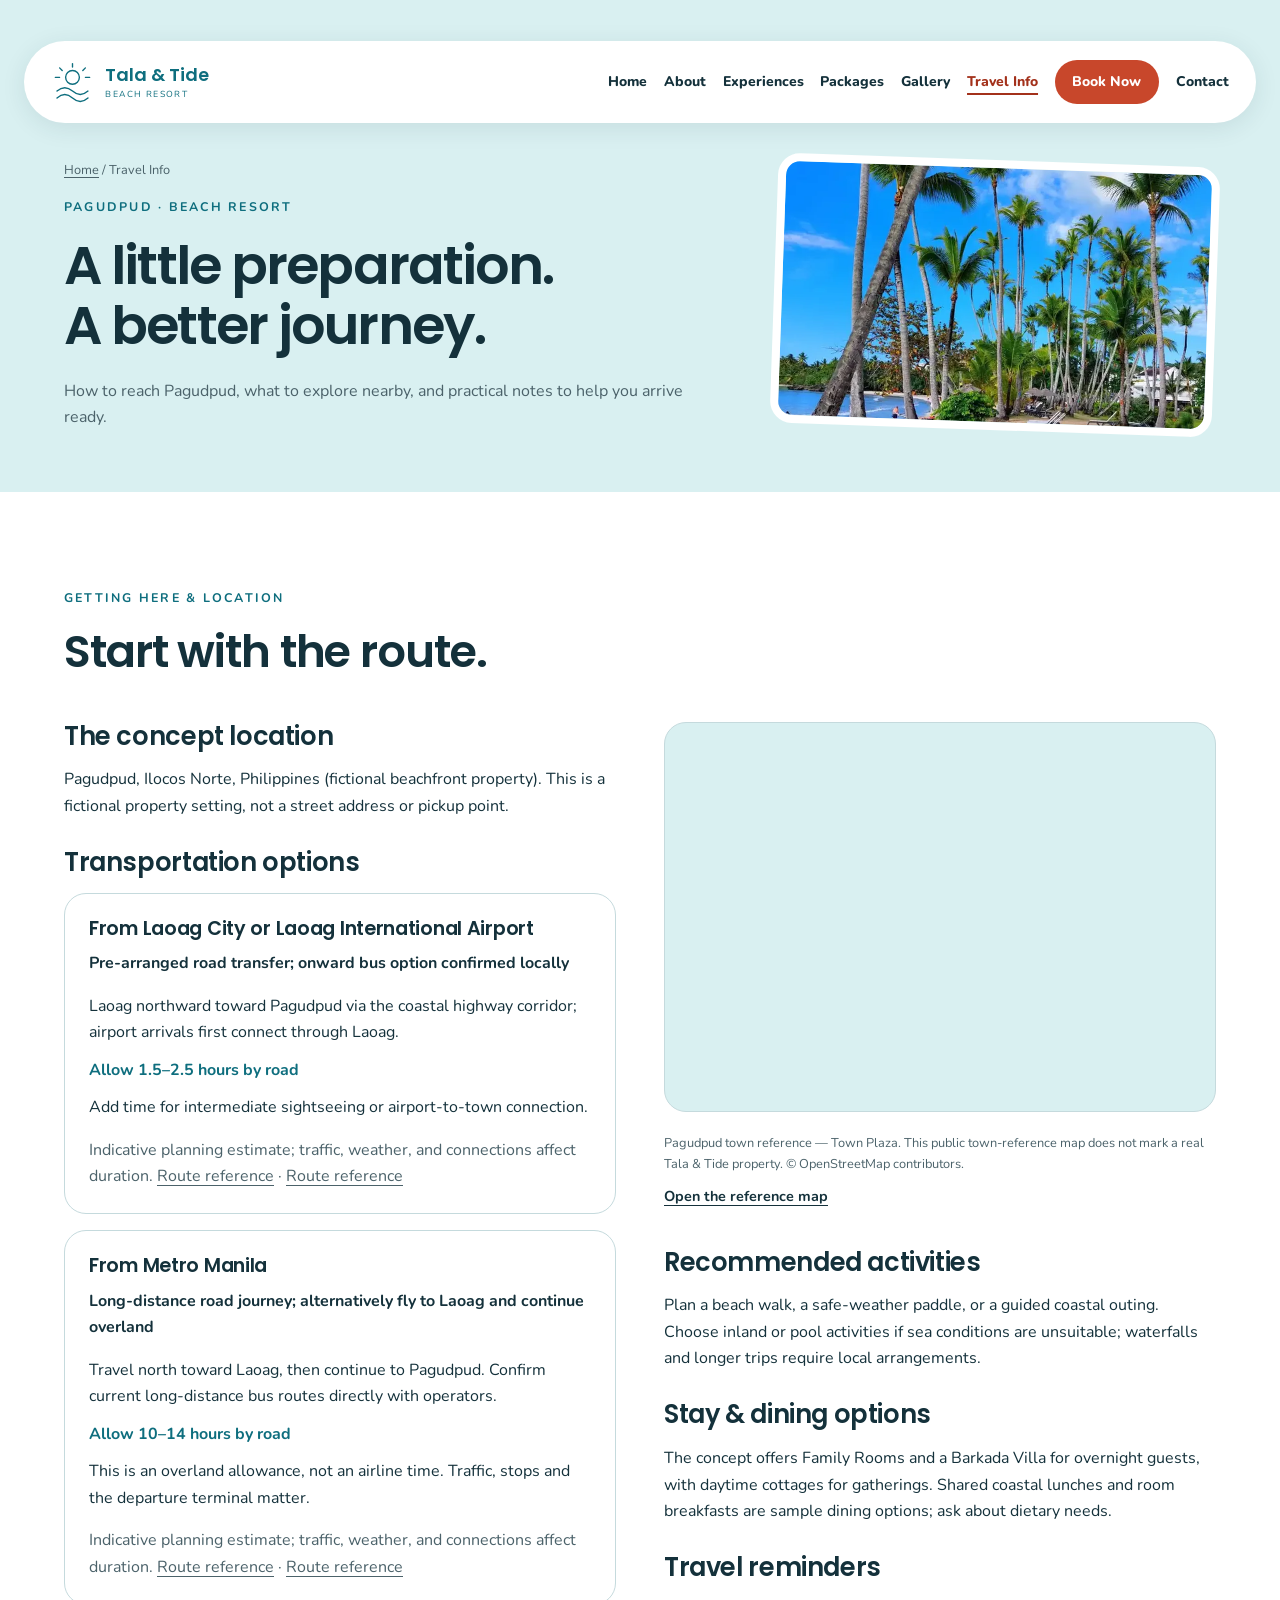
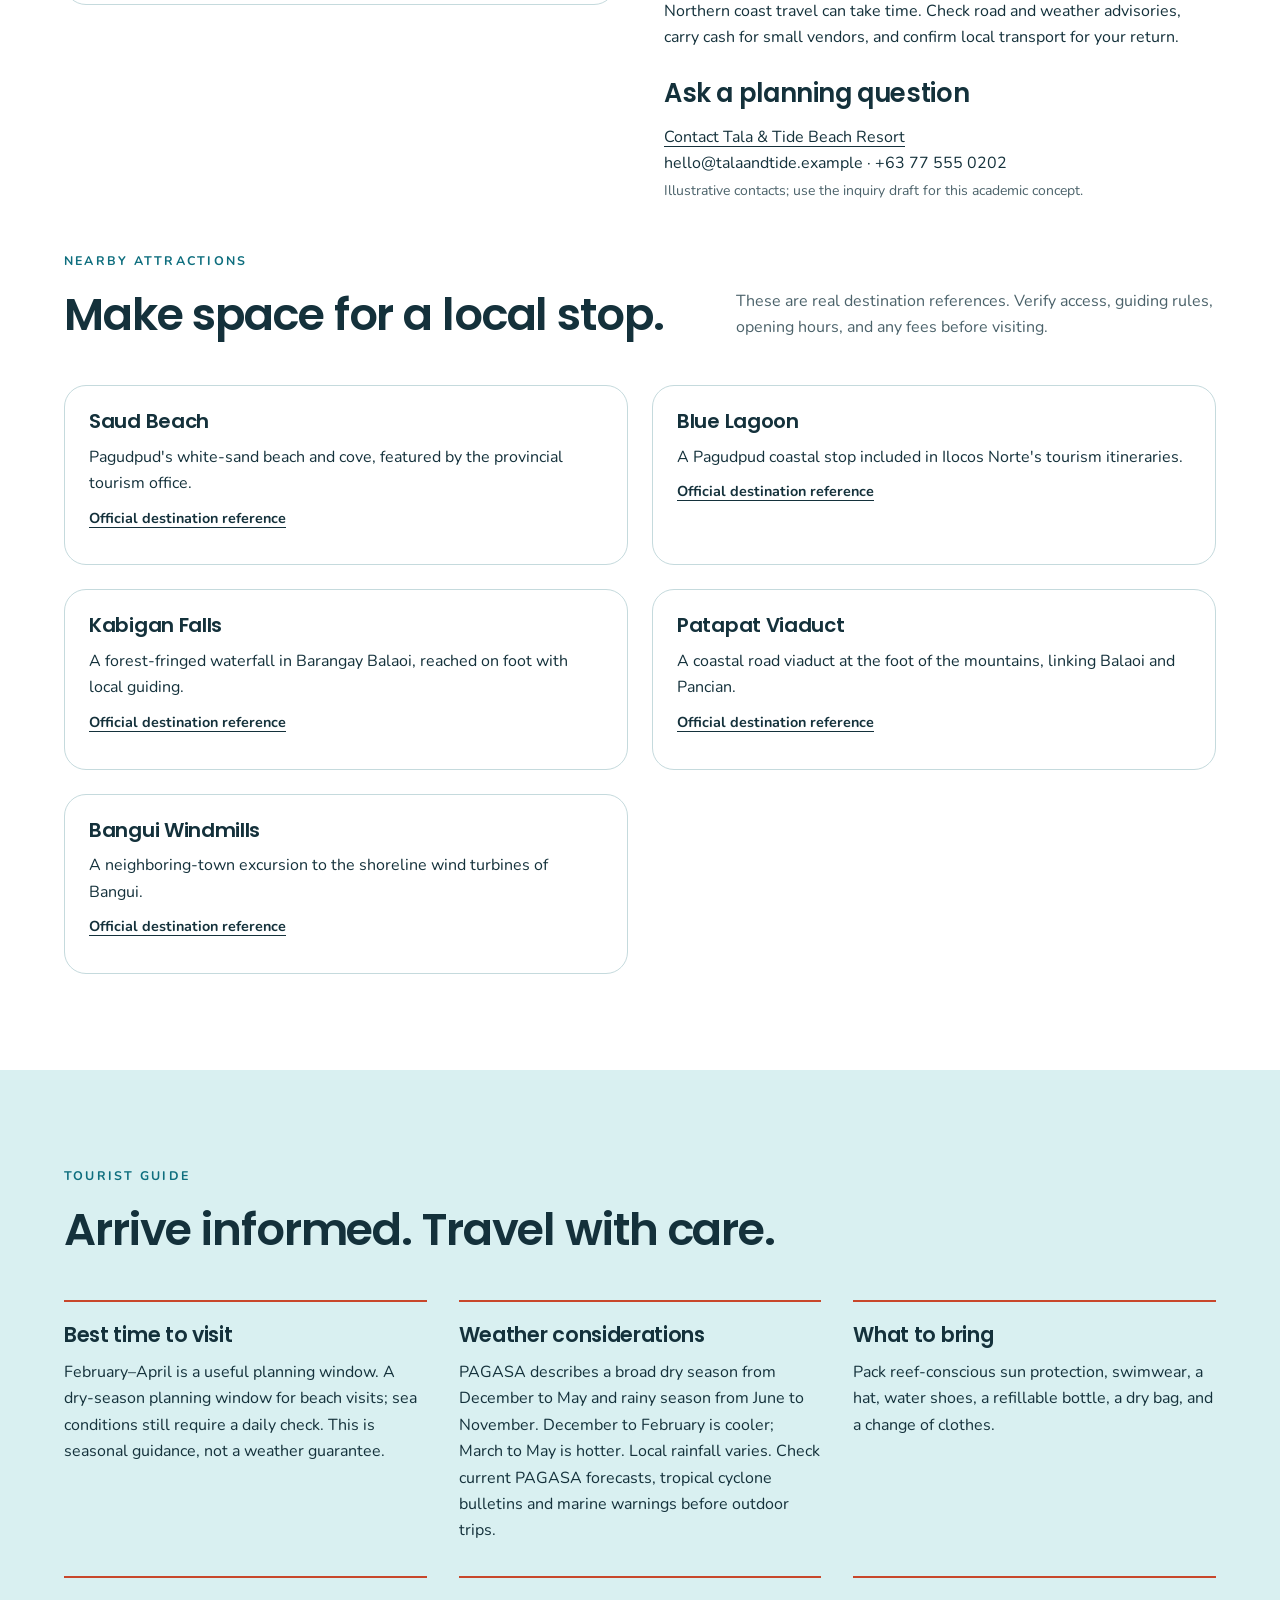
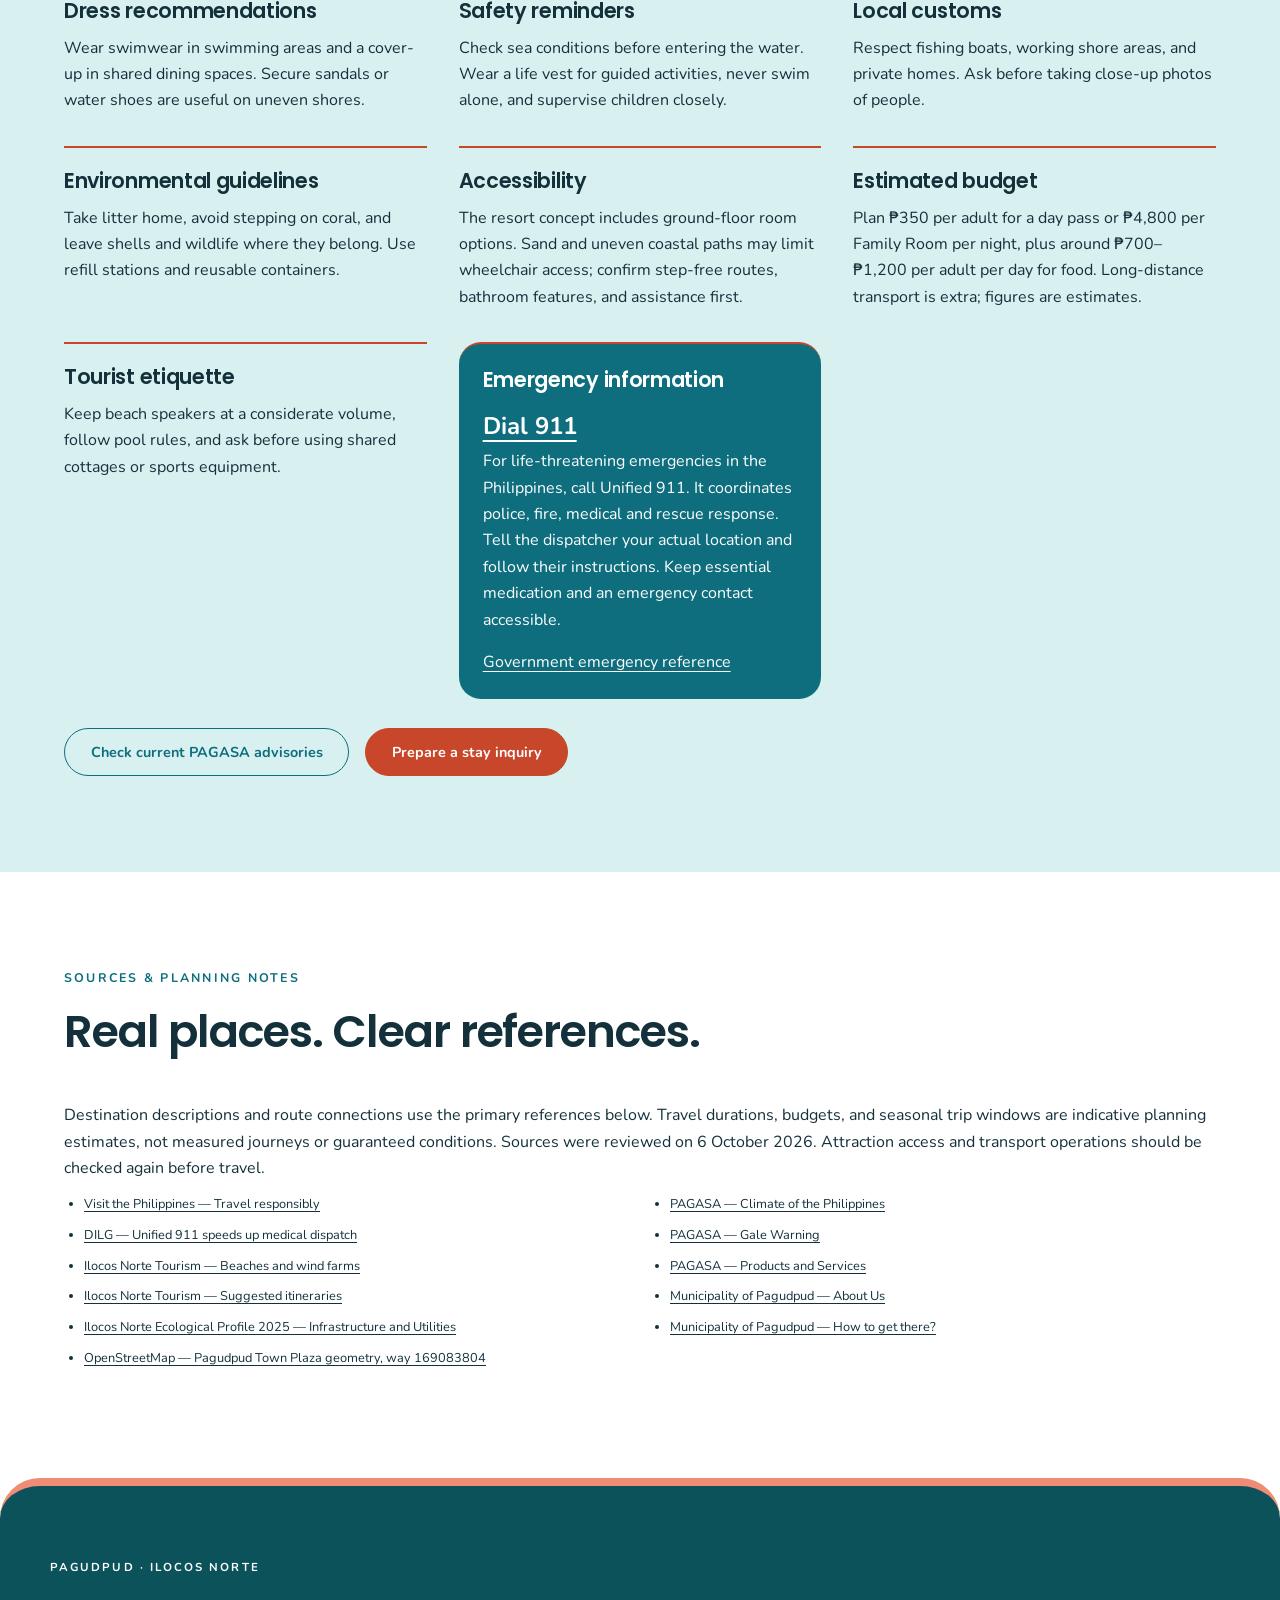
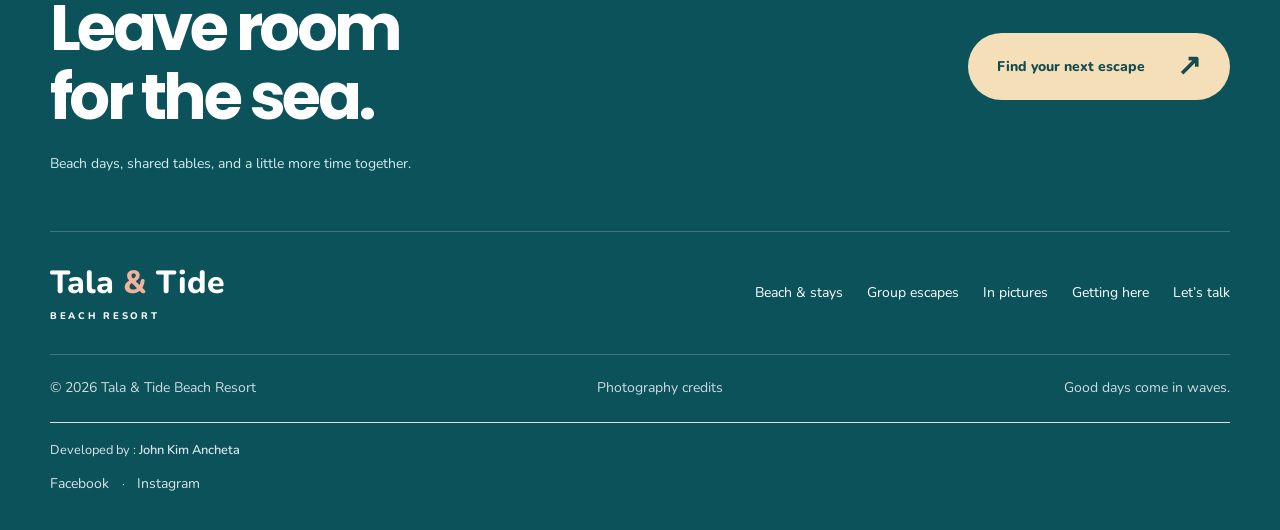
<file: travel-info.html>
<!DOCTYPE html><html lang="en"><head><meta charset="UTF-8"><meta name="viewport" content="width=device-width, initial-scale=1"><title>Pagudpud Routes &amp; Practical Beach Guide | Tala &amp; Tide</title><meta name="description" content="Get ready for Pagudpud with Tala &amp; Tide. Compare arrival routes, coastal sights, packing advice, sea-safety tips, access notes, and a town-reference map."><meta name="theme-color" content="#0E6E7E"><meta property="og:type" content="website"><meta property="og:title" content="Pagudpud Routes &amp; Practical Beach Guide | Tala &amp; Tide"><meta property="og:description" content="Get ready for Pagudpud with Tala &amp; Tide. Compare arrival routes, coastal sights, packing advice, sea-safety tips, access notes, and a town-reference map."><meta property="og:site_name" content="Tala &amp; Tide Beach Resort"><link rel="icon" type="image/svg+xml" href="data:image/svg+xml,%3Csvg%20xmlns%3D%22http%3A//www.w3.org/2000/svg%22%20viewBox%3D%220%200%2050%2050%22%3E%3Crect%20width%3D%2250%22%20height%3D%2250%22%20rx%3D%2212%22%20fill%3D%22%230E6E7E%22/%3E%3Cg%20transform%3D%22translate%283%203%29%20scale%28.88%29%22%20fill%3D%22none%22%20stroke%3D%22%23fff%22%20stroke-width%3D%222%22%3E%3Ccircle%20cx%3D%2225%22%20cy%3D%2219%22%20r%3D%228%22/%3E%3Cpath%20d%3D%22M25%203v4M10%208l3%203M40%208l-3%203M5%2019h5M40%2019h5M7%2035q9-8%2018%200t18%200M7%2043q9-8%2018%200t18%200%22/%3E%3C/g%3E%3C/svg%3E"><link rel="preload" href="fonts/nunito-latin.woff2" as="font" type="font/woff2" crossorigin><link rel="preload" href="fonts/poppins-600-latin.woff2" as="font" type="font/woff2" crossorigin><link rel="stylesheet" href="css/style.css"><script defer src="js/form-config.js"></script><script defer src="js/site-data.js"></script><script defer src="js/main.js"></script></head><body class="coast"><a class="skip-link" href="#main">Skip to content</a><header class="site-header"><div class="header-inner "><a class="brand" href="index.html"><svg class="brand-mark" viewBox="0 0 50 50" fill="none" stroke="currentColor" stroke-width="1.6" stroke-linecap="round" stroke-linejoin="round" aria-hidden="true"><circle cx="25" cy="19" r="8"/><path d="M25 3v4M10 8l3 3M40 8l-3 3M5 19h5M40 19h5M7 35q9-8 18 0t18 0M7 43q9-8 18 0t18 0"/></svg><span class="brand-text"><strong>Tala &amp; Tide</strong><span>Beach resort</span></span><span class="sr-only">Home</span></a><button class="menu-toggle" aria-controls="site-nav" aria-expanded="false" aria-label="Open navigation"><svg viewBox="0 0 24 24" fill="none" stroke="currentColor" stroke-width="1.6" aria-hidden="true"><path d="M3 6h18M3 12h18M3 18h18"/></svg></button><nav class="site-nav" id="site-nav" aria-label="Main navigation"><span class="nav-mobile-brand">Tala &amp; Tide</span><button class="menu-close" aria-label="Close navigation">×</button><ul class="nav-list"><li><a  href="index.html" >Home</a></li><li><a  href="about.html" >About</a></li><li><a  href="stay.html" >Experiences</a></li><li><a  href="packages.html" >Packages</a></li><li><a  href="gallery.html" >Gallery</a></li><li><a  href="travel-info.html" aria-current="page">Travel Info</a></li><li><a class="nav-book" href="booking.html" >Book Now</a></li><li><a  href="contact.html" >Contact</a></li></ul></nav></div></header><main id="main"><section class="subhero"><div class="wrap"><div><div class="breadcrumb"><a href="index.html">Home</a> / Travel Info</div><span class="eyebrow">Pagudpud · Beach resort</span><h1>A little preparation.<br>A better journey.</h1><p class="muted">How to reach Pagudpud, what to explore nearby, and practical notes to help you arrive ready.</p></div><img class="" src="images/palm-beach.webp" srcset="images/palm-beach-480.webp 480w, images/palm-beach-640.webp 640w, images/palm-beach-960.webp 960w, images/palm-beach.webp 1100w" sizes="(max-width:767px) calc(100vw - 32px), (max-width:1023px) 50vw, 40vw" alt="Palm trees and sandy shoreline beneath a clear sky" width="1100" height="1467" fetchpriority="high" decoding="async"></div></section><section class="section" id="getting-here"><div class="wrap"><div class="section-heading"><div><span class="eyebrow">Getting Here & Location</span><h2>Start with the route.</h2></div><div></div></div><div class="destination-layout"><div><h3 style="margin-top:0">The concept location</h3><p>Pagudpud, Ilocos Norte, Philippines (fictional beachfront property). This is a fictional property setting, not a street address or pickup point.</p><h3>Transportation options</h3><article class="route-card"><h3>From Laoag City or Laoag International Airport</h3><p><strong>Pre-arranged road transfer; onward bus option confirmed locally</strong></p><p>Laoag northward toward Pagudpud via the coastal highway corridor; airport arrivals first connect through Laoag.</p><span class="time">Allow 1.5–2.5 hours by road</span><p>Add time for intermediate sightseeing or airport-to-town connection.</p><p class="small muted">Indicative planning estimate; traffic, weather, and connections affect duration. <a href="https://pagudpudiln.gov.ph/how-to-get-there/" target="_blank" rel="noopener noreferrer">Route reference</a> · <a href="https://www.ilocosnorte.gov.ph/downloads/eco-profile/2025-ecological-profile.pdf" target="_blank" rel="noopener noreferrer">Route reference</a></p></article><article class="route-card"><h3>From Metro Manila</h3><p><strong>Long-distance road journey; alternatively fly to Laoag and continue overland</strong></p><p>Travel north toward Laoag, then continue to Pagudpud. Confirm current long-distance bus routes directly with operators.</p><span class="time">Allow 10–14 hours by road</span><p>This is an overland allowance, not an airline time. Traffic, stops and the departure terminal matter.</p><p class="small muted">Indicative planning estimate; traffic, weather, and connections affect duration. <a href="https://pagudpudiln.gov.ph/how-to-get-there/" target="_blank" rel="noopener noreferrer">Route reference</a> · <a href="https://www.ilocosnorte.gov.ph/downloads/eco-profile/2025-ecological-profile.pdf" target="_blank" rel="noopener noreferrer">Route reference</a></p></article></div><div id="location-map"><iframe class="map-frame" src="https://www.openstreetmap.org/export/embed.html?bbox=120.75205100000001%2C18.534155000000002%2C120.822051%2C18.584155&layer=mapnik&marker=18.559155%2C120.787051" title="Pagudpud town reference — Town Plaza interactive reference map" loading="lazy" referrerpolicy="no-referrer" allowfullscreen></iframe><p class="map-caption">Pagudpud town reference — Town Plaza. This public town-reference map does not mark a real Tala &amp; Tide property. © OpenStreetMap contributors.</p><a class="text-link" href="https://www.openstreetmap.org/?mlat=18.559155&mlon=120.787051#map=13/18.559155/120.787051" target="_blank" rel="noopener noreferrer">Open the reference map</a><h3>Recommended activities</h3><p>Plan a beach walk, a safe-weather paddle, or a guided coastal outing. Choose inland or pool activities if sea conditions are unsuitable; waterfalls and longer trips require local arrangements.</p><h3>Stay & dining options</h3><p>The concept offers Family Rooms and a Barkada Villa for overnight guests, with daytime cottages for gatherings. Shared coastal lunches and room breakfasts are sample dining options; ask about dietary needs.</p><h3>Travel reminders</h3><p>Northern coast travel can take time. Check road and weather advisories, carry cash for small vendors, and confirm local transport for your return.</p><h3>Ask a planning question</h3><p><a href="contact.html">Contact Tala &amp; Tide Beach Resort</a><br>hello@talaandtide.example · +63 77 555 0202<br><span class="small muted">Illustrative contacts; use the inquiry draft for this academic concept.</span></p></div></div><div style="margin-top:3rem"><div class="section-heading"><div><span class="eyebrow">Nearby attractions</span><h2>Make space for a local stop.</h2></div><div><p class="muted">These are real destination references. Verify access, guiding rules, opening hours, and any fees before visiting.</p></div></div><div class="attraction-list"><article class="attraction"><h3>Saud Beach</h3><p>Pagudpud&#x27;s white-sand beach and cove, featured by the provincial tourism office.</p><a class="text-link" href="https://www.ilocosnorte.ph/tour" target="_blank" rel="noopener noreferrer">Official destination reference</a></article><article class="attraction"><h3>Blue Lagoon</h3><p>A Pagudpud coastal stop included in Ilocos Norte&#x27;s tourism itineraries.</p><a class="text-link" href="https://www.ilocosnorte.ph/tour" target="_blank" rel="noopener noreferrer">Official destination reference</a></article><article class="attraction"><h3>Kabigan Falls</h3><p>A forest-fringed waterfall in Barangay Balaoi, reached on foot with local guiding.</p><a class="text-link" href="https://pagudpudiln.gov.ph/about-us/" target="_blank" rel="noopener noreferrer">Official destination reference</a></article><article class="attraction"><h3>Patapat Viaduct</h3><p>A coastal road viaduct at the foot of the mountains, linking Balaoi and Pancian.</p><a class="text-link" href="https://www.ilocosnorte.ph/tour" target="_blank" rel="noopener noreferrer">Official destination reference</a></article><article class="attraction"><h3>Bangui Windmills</h3><p>A neighboring-town excursion to the shoreline wind turbines of Bangui.</p><a class="text-link" href="https://www.ilocosnorte.ph/" target="_blank" rel="noopener noreferrer">Official destination reference</a></article></div></div></div></section><section class="section panel-section" id="tourist-guide"><div class="wrap"><div class="section-heading"><div><span class="eyebrow">Tourist Guide</span><h2>Arrive informed. Travel with care.</h2></div><div></div></div><div class="guide-grid"><div class="guide-block"><h3>Best time to visit</h3><p>February–April is a useful planning window. A dry-season planning window for beach visits; sea conditions still require a daily check. This is seasonal guidance, not a weather guarantee.</p></div><div class="guide-block"><h3>Weather considerations</h3><p>PAGASA describes a broad dry season from December to May and rainy season from June to November. December to February is cooler; March to May is hotter. Local rainfall varies. Check current PAGASA forecasts, tropical cyclone bulletins and marine warnings before outdoor trips.</p></div><div class="guide-block"><h3>What to bring</h3><p>Pack reef-conscious sun protection, swimwear, a hat, water shoes, a refillable bottle, a dry bag, and a change of clothes.</p></div><div class="guide-block"><h3>Dress recommendations</h3><p>Wear swimwear in swimming areas and a cover-up in shared dining spaces. Secure sandals or water shoes are useful on uneven shores.</p></div><div class="guide-block"><h3>Safety reminders</h3><p>Check sea conditions before entering the water. Wear a life vest for guided activities, never swim alone, and supervise children closely.</p></div><div class="guide-block"><h3>Local customs</h3><p>Respect fishing boats, working shore areas, and private homes. Ask before taking close-up photos of people.</p></div><div class="guide-block"><h3>Environmental guidelines</h3><p>Take litter home, avoid stepping on coral, and leave shells and wildlife where they belong. Use refill stations and reusable containers.</p></div><div class="guide-block"><h3>Accessibility</h3><p>The resort concept includes ground-floor room options. Sand and uneven coastal paths may limit wheelchair access; confirm step-free routes, bathroom features, and assistance first.</p></div><div class="guide-block"><h3>Estimated budget</h3><p>Plan ₱350 per adult for a day pass or ₱4,800 per Family Room per night, plus around ₱700–₱1,200 per adult per day for food. Long-distance transport is extra; figures are estimates.</p></div><div class="guide-block"><h3>Tourist etiquette</h3><p>Keep beach speakers at a considerate volume, follow pool rules, and ask before using shared cottages or sports equipment.</p></div><div class="guide-block emergency"><h3>Emergency information</h3><a class="text-link" href="tel:911">Dial 911</a><p>For life-threatening emergencies in the Philippines, call Unified 911. It coordinates police, fire, medical and rescue response. Tell the dispatcher your actual location and follow their instructions. Keep essential medication and an emergency contact accessible.</p><p class="small"><a href="https://calabarzon.dilg.gov.ph/dilg-unified-911-speeds-up-medical-dispatch-saves-more-lives-through-faster-emergency-response/" target="_blank" rel="noopener noreferrer">Government emergency reference</a></p></div></div><div class="actions"><a class="button secondary" href="https://www.pagasa.dost.gov.ph/">Check current PAGASA advisories</a><a class="button " href="booking.html">Prepare a stay inquiry</a></div></div></section><section class="section" id="sources"><div class="wrap"><div class="section-heading"><div><span class="eyebrow">Sources & planning notes</span><h2>Real places. Clear references.</h2></div><div></div></div><p>Destination descriptions and route connections use the primary references below. Travel durations, budgets, and seasonal trip windows are indicative planning estimates, not measured journeys or guaranteed conditions. Sources were reviewed on 6 October 2026. Attraction access and transport operations should be checked again before travel.</p><ul class="source-list"><li><a href="https://genevapm.dfa.gov.ph/resources/visit-the-philippines" target="_blank" rel="noopener noreferrer">Visit the Philippines — Travel responsibly</a></li><li><a href="https://calabarzon.dilg.gov.ph/dilg-unified-911-speeds-up-medical-dispatch-saves-more-lives-through-faster-emergency-response/" target="_blank" rel="noopener noreferrer">DILG — Unified 911 speeds up medical dispatch</a></li><li><a href="https://www.ilocosnorte.ph/" target="_blank" rel="noopener noreferrer">Ilocos Norte Tourism — Beaches and wind farms</a></li><li><a href="https://www.ilocosnorte.ph/tour" target="_blank" rel="noopener noreferrer">Ilocos Norte Tourism — Suggested itineraries</a></li><li><a href="https://www.ilocosnorte.gov.ph/downloads/eco-profile/2025-ecological-profile.pdf" target="_blank" rel="noopener noreferrer">Ilocos Norte Ecological Profile 2025 — Infrastructure and Utilities</a></li><li><a href="https://www.openstreetmap.org/way/169083804" target="_blank" rel="noopener noreferrer">OpenStreetMap — Pagudpud Town Plaza geometry, way 169083804</a></li><li><a href="https://www.pagasa.dost.gov.ph/information/climate-philippines" target="_blank" rel="noopener noreferrer">PAGASA — Climate of the Philippines</a></li><li><a href="https://www.pagasa.dost.gov.ph/marine/gale-warning" target="_blank" rel="noopener noreferrer">PAGASA — Gale Warning</a></li><li><a href="https://www.pagasa.dost.gov.ph/products-and-services" target="_blank" rel="noopener noreferrer">PAGASA — Products and Services</a></li><li><a href="https://pagudpudiln.gov.ph/about-us/" target="_blank" rel="noopener noreferrer">Municipality of Pagudpud — About Us</a></li><li><a href="https://pagudpudiln.gov.ph/how-to-get-there/" target="_blank" rel="noopener noreferrer">Municipality of Pagudpud — How to get there?</a></li></ul></div></section></main><footer class="site-footer footer-redesign tide-footer"><div class="footer-shell"><div class="tide-invitation"><div><p class="footer-label">Pagudpud · Ilocos Norte</p><h2>Leave room<br>for the sea.</h2><p>Beach days, shared tables, and a little more time together.</p></div><a class="tide-cta" href="packages.html">Find your next escape <span aria-hidden="true">↗</span></a></div><div class="tide-dock"><a class="tide-wordmark" href="index.html">Tala <span>&amp;</span> Tide<small>BEACH RESORT</small></a><nav class="footer-nav" aria-label="Footer navigation"><a href="stay.html">Beach &amp; stays</a><a href="packages.html">Group escapes</a><a href="gallery.html">In pictures</a><a href="travel-info.html">Getting here</a><a href="contact.html">Let’s talk</a></nav></div><div class="footer-end footer-fine"><p>© 2026 Tala &amp; Tide Beach Resort</p><a href="gallery.html#photo-credits">Photography credits</a><p>Good days come in waves.</p></div><div class="developer-credit"><p>Developed by : <strong>John Kim Ancheta</strong></p><p class="developer-socials"><a href="https://www.facebook.com/johnkim.ancheta" target="_blank" rel="noopener noreferrer">Facebook</a><span aria-hidden="true"> · </span><a href="https://www.instagram.com/dossk8r?stkn=bTA5NGx3dW9jeGo2" target="_blank" rel="noopener noreferrer">Instagram</a></p></div></div></footer></body></html>
</file>
<file: css/style.css>
/* Self-hosted Google Fonts; latin subset; source records and OFL licenses included. */

/* latin: Nunito */
@font-face {
  font-family: 'Nunito';
  font-style: normal;
  font-weight: 400 800;
  font-display: swap;
  src: url('../fonts/nunito-latin.woff2') format('woff2');
  unicode-range: U+0000-00FF, U+0131, U+0152-0153, U+02BB-02BC, U+02C6, U+02DA, U+02DC, U+0304, U+0308, U+0329, U+2000-206F, U+20AC, U+2122, U+2191, U+2193, U+2212, U+2215, U+FEFF, U+FFFD;
}

/* latin: Poppins */
@font-face {
  font-family: 'Poppins';
  font-style: normal;
  font-weight: 400;
  font-display: swap;
  src: url('../fonts/poppins-400-latin.woff2') format('woff2');
  unicode-range: U+0000-00FF, U+0131, U+0152-0153, U+02BB-02BC, U+02C6, U+02DA, U+02DC, U+0304, U+0308, U+0329, U+2000-206F, U+20AC, U+2122, U+2191, U+2193, U+2212, U+2215, U+FEFF, U+FFFD;
}

/* latin: Poppins */
@font-face {
  font-family: 'Poppins';
  font-style: normal;
  font-weight: 500;
  font-display: swap;
  src: url('../fonts/poppins-500-latin.woff2') format('woff2');
  unicode-range: U+0000-00FF, U+0131, U+0152-0153, U+02BB-02BC, U+02C6, U+02DA, U+02DC, U+0304, U+0308, U+0329, U+2000-206F, U+20AC, U+2122, U+2191, U+2193, U+2212, U+2215, U+FEFF, U+FFFD;
}

/* latin: Poppins */
@font-face {
  font-family: 'Poppins';
  font-style: normal;
  font-weight: 600;
  font-display: swap;
  src: url('../fonts/poppins-600-latin.woff2') format('woff2');
  unicode-range: U+0000-00FF, U+0131, U+0152-0153, U+02BB-02BC, U+02C6, U+02DA, U+02DC, U+0304, U+0308, U+0329, U+2000-206F, U+20AC, U+2122, U+2191, U+2193, U+2212, U+2215, U+FEFF, U+FFFD;
}

/* latin: Poppins */
@font-face {
  font-family: 'Poppins';
  font-style: normal;
  font-weight: 700;
  font-display: swap;
  src: url('../fonts/poppins-700-latin.woff2') format('woff2');
  unicode-range: U+0000-00FF, U+0131, U+0152-0153, U+02BB-02BC, U+02C6, U+02DA, U+02DC, U+0304, U+0308, U+0329, U+2000-206F, U+20AC, U+2122, U+2191, U+2193, U+2212, U+2215, U+FEFF, U+FFFD;
}

*{box-sizing:border-box}html{scroll-behavior:smooth;scroll-padding-top:7rem}body{margin:0;background:var(--paper);color:var(--ink);font-family:var(--body-font);font-size:1rem;line-height:1.65}body.menu-open{overflow:hidden}button,input,select,textarea{font:inherit}button,a,input,select,textarea,summary{-webkit-tap-highlight-color:transparent}img{display:block;width:100%;height:auto}a{color:inherit;text-underline-offset:.25em}button{cursor:pointer}button:disabled{cursor:wait;opacity:.65}a,button{touch-action:manipulation}h1,h2,h3,h4,p{margin:0}h1,h2,h3,h4{font-family:var(--heading-font);font-weight:var(--heading-weight,500);line-height:1.12}h1{font-size:clamp(2.65rem,5vw,4.8rem);letter-spacing:-.035em}h2{font-size:clamp(2rem,3.5vw,3.3rem);letter-spacing:-.025em}h3{font-size:1.6rem;letter-spacing:-.015em}p+p{margin-top:1rem}ul,ol{padding-left:1.25rem}li+li{margin-top:.4rem}::selection{background:var(--accent);color:white}:focus-visible{outline:3px solid var(--focus);outline-offset:5px}input:focus-visible,select:focus-visible,textarea:focus-visible{outline-offset:2px}button{border:0}.skip-link{position:fixed;top:1rem;left:1rem;z-index:1000;padding:1rem;background:var(--primary);color:white;transform:translateY(-200%)}.skip-link:focus{transform:translateY(0)}.sr-only{position:absolute;width:1px;height:1px;overflow:hidden;clip:rect(0,0,0,0);white-space:nowrap}.wrap{width:min(1200px,calc(100% - 6rem));margin-inline:auto}.section{padding-block:6rem}.section-heading{display:flex;align-items:flex-end;justify-content:space-between;gap:2rem;margin-bottom:2.8rem}.section-heading p{max-width:30rem}.eyebrow{font-size:.78rem;font-weight:700;letter-spacing:.18em;text-transform:uppercase;display:block;margin-bottom:1.15rem;color:var(--primary)}.muted{color:var(--muted)}.small{font-size:.875rem}.section-number{font-family:var(--heading-font);font-size:3rem;color:var(--accent)}.button{display:inline-flex;align-items:center;justify-content:center;min-height:48px;padding:.8rem 1.6rem;text-decoration:none;font-size:.9rem;font-weight:700;background:var(--accent);color:var(--button-text);border:1px solid var(--accent);border-radius:var(--radius);transition:background .2s,transform .2s,box-shadow .2s;line-height:1.4;text-align:center}.button:hover{transform:translateY(-2px);background:var(--accent-dark);border-color:var(--accent-dark)}.button.secondary{background:transparent;color:var(--primary);border-color:var(--primary)}.button.secondary:hover{background:var(--panel)}.button.light{background:transparent;color:#fff;border-color:#fff}.button.light:hover{background:#ffffff18}.text-link{display:inline-flex;align-items:center;min-height:44px;font-size:.9rem;font-weight:700}.actions{display:flex;flex-wrap:wrap;gap:1rem;align-items:center;margin-top:1.8rem}.brand{display:flex;align-items:center;gap:.7rem;text-decoration:none;color:var(--primary);line-height:1.2}.brand-mark{width:38px;height:38px;flex:none}.brand-text strong{display:block;font-family:var(--heading-font);font-size:1.15rem;font-weight:var(--heading-weight,500)}.brand-text span{display:block;font-size:.65rem;letter-spacing:.16em;text-transform:uppercase;margin-top:.2rem}.header-inner{display:flex;align-items:center;justify-content:space-between;gap:1.4rem}.nav-list{display:flex;gap:1.35rem;align-items:center;list-style:none;padding:0;margin:0}.nav-list li+li{margin:0}.nav-list a{display:flex;align-items:center;min-height:44px;text-decoration:none;font-size:.84rem;font-weight:600;white-space:nowrap}.nav-list a:hover,.nav-list a[aria-current]{color:var(--accent-dark)}.nav-list a[aria-current]:not(.nav-book){box-shadow:inset 0 -2px var(--accent)}.nav-list a.nav-book{padding:.65rem 1.1rem;background:var(--accent);color:var(--button-text);border-radius:var(--radius)}.menu-toggle,.menu-close{display:none;width:48px;height:48px;border:1px solid var(--line);background:var(--paper);color:var(--ink);align-items:center;justify-content:center;font-size:1.5rem}.menu-toggle svg{width:23px;height:23px}.nav-mobile-brand{display:none}.hero{position:relative;isolation:isolate;overflow:hidden}.hero-image{position:absolute;inset:0;height:100%;object-fit:cover;z-index:-2}.hero .eyebrow,.hero .muted{color:inherit}.hero-content{position:relative}.hero-intro{max-width:36rem;margin-top:1.5rem;font-size:1.08rem;line-height:1.75}.hero-note{position:absolute;bottom:1.5rem;right:2rem;color:white;font-size:.72rem;background:#0005;padding:.25rem .7rem}.hero-bottom{display:flex;align-items:center;justify-content:space-between;gap:2rem}.hero-bottom span{font-size:.78rem;letter-spacing:.12em;text-transform:uppercase}.subhero{padding:4.6rem 0 3.8rem;border-bottom:1px solid var(--line);background:var(--panel)}.subhero .wrap{display:grid;grid-template-columns:1.5fr 1fr;gap:3rem;align-items:center}.subhero p{max-width:42rem;margin-top:1.35rem}.subhero img{height:260px;object-fit:cover;border-radius:var(--card-radius)}.subhero .breadcrumb{font-size:.8rem;margin-bottom:1rem;color:var(--muted)}.intro-split{display:grid;grid-template-columns:1fr 1fr;gap:5rem;align-items:center}.intro-photo{position:relative}.intro-photo img{height:500px;object-fit:cover;border-radius:var(--card-radius)}.photo-caption{margin-top:.7rem;font-size:.78rem;color:var(--muted)}.intro-copy>p{margin-top:1.5rem}.quick-facts{display:grid;grid-template-columns:repeat(3,1fr);gap:1.4rem;padding-block:2rem;border-block:1px solid var(--line);margin-top:2rem}.quick-facts strong{display:block;font-family:var(--heading-font);font-size:1.2rem}.quick-facts span{font-size:.8rem;color:var(--muted)}.card-grid{display:grid;grid-template-columns:repeat(3,minmax(0,1fr));gap:1.65rem}.card{overflow:hidden;border:1px solid var(--line);border-radius:var(--card-radius);background:var(--card-bg,var(--paper));box-shadow:var(--card-shadow,none);position:relative}.card-image{height:260px;object-fit:cover;transition:transform .3s}.card:hover .card-image{transform:scale(1.025)}.card-body{padding:1.8rem}.card-tag{display:inline-block;color:var(--primary);font-size:.75rem;font-weight:700;letter-spacing:.09em;text-transform:uppercase;margin-bottom:.8rem}.card h3{margin-bottom:1rem}.card p{margin-bottom:1rem}.card-price{display:flex;align-items:baseline;gap:.4rem;margin-top:1.4rem;flex-wrap:wrap}.card-price strong{font-family:var(--heading-font);font-size:1.65rem;color:var(--primary)}.card-price span{font-size:.78rem;color:var(--muted)}.card .button{margin-top:1.2rem}.offering-meta{display:grid;grid-template-columns:1fr 1fr;gap:.8rem;font-size:.8rem;border-top:1px solid var(--line);padding-top:1rem}.offering-meta dt{font-weight:700}.offering-meta dd{margin:0;color:var(--muted)}.features{font-size:.9rem}.feature-grid{display:grid;grid-template-columns:repeat(4,1fr);gap:1.6rem}.feature-tile{padding:1.5rem 0;border-top:2px solid var(--accent)}.feature-tile h3{font-size:1.3rem;margin:.8rem 0}.feature-tile p{font-size:.95rem}.feature-index{font-size:.8rem;font-weight:700;color:var(--accent-dark);letter-spacing:.08em}.panel-section{background:var(--panel)}.dark-section{background:var(--primary);color:var(--paper)}.dark-section .eyebrow{color:var(--light-accent)}.dark-section .card{--card-bg:var(--paper);color:var(--ink)}.dark-section .muted{color:#ffffffb8}.promo{display:grid;grid-template-columns:1.4fr 1fr;gap:3rem;align-items:center;padding:3rem;background:var(--primary);color:white;border-radius:var(--card-radius);position:relative}.promo .eyebrow{color:var(--light-accent)}.promo p{margin-top:1rem;max-width:43rem}.promo .button{justify-self:end}.review{max-width:780px;text-align:center;margin:auto;padding:2rem 0}.review blockquote{font-family:var(--heading-font);font-size:clamp(1.7rem,3vw,2.7rem);line-height:1.4;margin:1.2rem 0}.review cite{font-style:normal;font-size:.875rem}.review .stars{color:var(--accent-dark);letter-spacing:.3em;font-size:1rem}.teaser-grid{display:grid;grid-template-columns:repeat(2,1fr);gap:1.4rem;margin-top:3rem}.teaser{display:flex;gap:1.3rem;align-items:center;padding:1.5rem;border:1px solid var(--line);text-decoration:none;border-radius:var(--card-radius);transition:background .2s}.teaser:hover{background:var(--panel)}.teaser strong{display:block;font-family:var(--heading-font);font-size:1.5rem}.teaser img{width:110px;height:100px;object-fit:cover;border-radius:var(--card-radius)}.teaser span{font-size:.875rem;color:var(--muted)}.availability{padding:1.7rem 2rem;display:grid;grid-template-columns:1fr 1fr .6fr auto;gap:1rem;align-items:end;background:white;color:var(--ink);position:relative;z-index:2;border-radius:22px;box-shadow:0 12px 45px #14313b1a}.availability label{font-size:.8rem;font-weight:700}.availability input,.availability select{background:#f4f7f7;border:1px solid var(--line);border-radius:10px;min-height:48px;padding:.65rem;width:100%;margin-top:.4rem}.planner{display:grid;grid-template-columns:1fr 1fr;gap:4rem;padding:3.5rem;background:var(--panel);border:1px solid var(--line);border-radius:var(--card-radius)}.planner h2{margin-bottom:1.2rem}.planner .field{margin-bottom:1rem}.planner-result{padding:2rem;background:var(--paper);border:1px solid var(--line);border-radius:var(--card-radius);align-self:center}.planner-result .result-number{font-family:var(--heading-font);font-size:2.8rem;line-height:1.2;color:var(--primary);display:block;margin:.7rem 0}.planner-result h3{margin:.7rem 0}.planner-result p{font-size:.9rem}.planner-error{color:#a12620;margin-top:1rem}.field label{display:block;font-size:.875rem;font-weight:700;margin-bottom:.4rem}.field input,.field select,.field textarea{width:100%;min-height:48px;border:1px solid var(--line);padding:.75rem .85rem;border-radius:var(--input-radius,4px);background:var(--paper);color:var(--ink);line-height:1.4}.field textarea{min-height:130px;resize:vertical}.field .hint{font-size:.8rem;color:var(--muted);display:block;margin-top:.3rem}.field [aria-invalid=true]{border-color:#b52a21}.field-error{color:#a12620;font-size:.8rem;display:block;min-height:0}.field-error:not(:empty){margin-top:.35rem}.form-grid{display:grid;grid-template-columns:1fr 1fr;gap:1.3rem}.form-grid .full{grid-column:1/-1}.check-row{display:flex;gap:.75rem;align-items:flex-start;font-size:.875rem}.check-row input{width:20px;height:20px;flex:none;margin-top:.22rem;accent-color:var(--primary)}.form-card{padding:2.5rem;background:var(--paper);border:1px solid var(--line);border-radius:var(--card-radius)}.form-layout{display:grid;grid-template-columns:minmax(0,1.7fr) minmax(0,1fr);gap:3rem;align-items:start}.form-aside{position:sticky;top:8rem}.form-aside h2{font-size:2rem;margin-bottom:1.3rem}.steps{list-style:none;padding:0;counter-reset:steps}.steps li{counter-increment:steps;position:relative;padding-left:2.6rem;margin-bottom:1.6rem}.steps li:before{content:counter(steps);position:absolute;left:0;top:0;width:28px;height:28px;border:1px solid var(--line);display:grid;place-items:center;font-size:.8rem;color:var(--primary)}.steps strong{display:block;margin-bottom:.25rem}.steps p{font-size:.9rem;color:var(--muted)}.notice{padding:1.1rem 1.25rem;border-left:3px solid var(--accent);background:var(--panel);font-size:.875rem;margin:1.5rem 0}.form-status{margin-top:1.5rem;padding:1.3rem;background:var(--panel);border-radius:var(--card-radius)}.form-status pre{font:inherit;font-size:.8rem;white-space:pre-wrap;overflow-wrap:anywhere;line-height:1.6;margin:1rem 0;max-height:280px;overflow:auto}.form-status h3{font-size:1.3rem;margin-bottom:.7rem}.form-status[hidden]{display:none}.honeypot{position:absolute;left:-9999px;opacity:0}.error-summary{color:#a12620;font-weight:600;font-size:.9rem;margin-bottom:1rem}.package-stack{display:grid;gap:3rem}.package{display:grid;grid-template-columns:minmax(0,.9fr) minmax(0,1.4fr);border:1px solid var(--line);border-radius:var(--card-radius);overflow:hidden;background:var(--paper)}.package-visual{position:relative;background:var(--panel)}.package-visual img{height:100%;min-height:450px;object-fit:cover}.package-body{padding:2.8rem}.package h2{font-size:2.25rem}.package-body>p{margin-top:1rem}.package-facts{display:flex;gap:.6rem;flex-wrap:wrap;margin-top:1rem}.chip{font-size:.75rem;font-weight:700;border:1px solid var(--line);border-radius:var(--radius);padding:.35rem .65rem;background:var(--panel)}.package-columns{display:grid;grid-template-columns:1fr 1fr;gap:1.3rem;margin-top:1.6rem}.package-columns h3{font-size:1rem;font-family:var(--body-font);font-weight:700}.package-columns ul{font-size:.875rem}.itinerary{margin-top:1.6rem}.itinerary h3{font-size:1.3rem;margin-bottom:1rem}.itinerary details,.faq details{border-bottom:1px solid var(--line)}summary{cursor:pointer;list-style:none;display:flex;justify-content:space-between;gap:1rem;min-height:50px;padding:1rem 0;font-weight:600;line-height:1.4}summary::-webkit-details-marker{display:none}summary:after{content:'+';font-weight:400;font-size:1.3rem}details[open]>summary:after{content:'−'}details p{padding:0 0 1.3rem;font-size:.95rem;color:var(--muted)}.faq{max-width:830px;margin:auto}.faq>h2{margin-bottom:2rem}.faq-footer{margin-top:1.5rem}.itinerary-tabs{display:flex;gap:.6rem;margin-bottom:1rem}.itinerary-tabs button{padding:.55rem 1rem;border-radius:99px;background:var(--panel);border:1px solid var(--line);color:var(--ink);font-weight:700;font-size:.875rem}.itinerary-tabs button[aria-selected=true]{background:var(--primary);color:#fff}.tab-panel{font-size:.9rem;padding:1rem;background:var(--panel);border-radius:12px}.tab-panel[hidden]{display:none}.trail-timeline{list-style:none;padding:0;margin:1rem 0}.trail-timeline li{position:relative;border-left:2px solid var(--accent);padding:0 0 1.25rem 1.5rem;margin:0}.trail-timeline li:before{content:'';position:absolute;width:10px;height:10px;background:var(--accent);border-radius:50%;left:-6px;top:.5rem}.trail-timeline strong{display:block;font-size:.8rem;text-transform:uppercase;letter-spacing:.06em}.trail-timeline p{font-size:.9rem;color:var(--muted)}.booking-instructions{font-size:.8rem;color:var(--muted);margin:1rem 0}.booking-instructions ol{padding-left:1.2rem}.filters{display:flex;gap:.65rem;flex-wrap:wrap;margin:0 0 2.5rem}.filter{min-height:44px;background:transparent;border:1px solid var(--line);color:var(--ink);padding:.55rem 1.1rem;border-radius:var(--radius);font-weight:600;font-size:.875rem}.filter[aria-pressed=true]{background:var(--primary);border-color:var(--primary);color:#fff}.gallery-grid{display:grid;grid-template-columns:repeat(3,minmax(0,1fr));gap:1.5rem}.gallery-item{margin:0;min-width:0}.gallery-item[hidden]{display:none}.gallery-item button{width:100%;padding:0;background:transparent;overflow:hidden;border-radius:var(--card-radius);position:relative}.gallery-item button:after{content:'View photo';position:absolute;bottom:1rem;left:1rem;padding:.35rem .7rem;background:#000b;color:white;font-size:.75rem;opacity:0;transition:opacity .2s}.gallery-item button:hover:after,.gallery-item button:focus-visible:after{opacity:1}.gallery-item img{height:260px;object-fit:cover;transition:transform .3s}.gallery-item button:hover img{transform:scale(1.03)}.gallery-item figcaption{padding:.7rem 0;font-size:.9rem}.gallery-item .credit{display:block;font-size:.72rem;color:var(--muted);margin-top:.3rem}.lightbox{border:0;padding:0;background:#132019;color:white;width:min(1050px,calc(100% - 2rem));max-height:90vh}.lightbox::backdrop{background:#000d}.lightbox-toolbar{display:flex;align-items:center;justify-content:space-between;padding:.7rem 1rem}.lightbox-toolbar button,.lightbox-controls button{background:transparent;color:white;min-width:48px;min-height:48px;border:1px solid #ffffff66}.lightbox img{height:min(60vh,600px);object-fit:contain;background:#000}.lightbox-caption{padding:1rem 1.5rem}.lightbox-caption p{font-size:.9rem}.lightbox-controls{display:flex;gap:.6rem}.credit-list{display:grid;grid-template-columns:repeat(2,1fr);gap:.7rem 2rem;list-style:none;padding:0;font-size:.8rem}.credit-list li{padding-block:.5rem;border-bottom:1px solid var(--line);overflow-wrap:anywhere}.video-layout{display:grid;grid-template-columns:1fr 1.2fr;gap:3rem;align-items:center}.video-layout video{width:100%;aspect-ratio:16/9;background:var(--primary);border-radius:var(--card-radius)}.video-layout p{margin-top:1rem}.about-grid{display:grid;grid-template-columns:1fr 1fr;gap:3rem 4rem}.about-block h2{font-size:2rem;margin-bottom:1rem}.about-block.wide{grid-column:1/-1}.mission-vision{display:grid;grid-template-columns:1fr 1fr;gap:2rem;background:var(--panel);padding:2.5rem;border-radius:var(--card-radius)}.timeline{display:grid;grid-template-columns:repeat(3,1fr);gap:2rem;margin-top:2rem}.timeline strong{font-family:var(--heading-font);font-size:2.2rem;color:var(--accent-dark)}.timeline h3{font-size:1.3rem;margin:.6rem 0}.timeline p{font-size:.95rem}.eco-grid{display:grid;grid-template-columns:repeat(3,1fr);gap:2rem}.eco-grid h3{font-size:1.3rem;margin-bottom:.8rem}.eco-grid>div{border-top:3px solid var(--accent);padding-top:1.4rem}.destination-layout{display:grid;grid-template-columns:1fr 1fr;gap:3rem}.destination-layout h3{margin:1.8rem 0 1rem}.route-card{padding:1.5rem;border:1px solid var(--line);border-radius:var(--card-radius);margin-bottom:1rem}.route-card h3{font-size:1.2rem;margin:0 0 .7rem}.route-card .time{font-weight:700;color:var(--primary);display:block;margin:.7rem 0}.route-card p{font-size:.9rem}.map-frame{width:100%;height:390px;border:1px solid var(--line);border-radius:var(--card-radius);background:var(--panel)}.map-caption{font-size:.8rem;margin-top:.8rem;color:var(--muted)}.attraction-list{display:grid;grid-template-columns:repeat(2,1fr);gap:1.5rem;margin-top:2rem}.attraction{padding:1.5rem;border:1px solid var(--line);border-radius:var(--card-radius)}.attraction h3{font-size:1.25rem;margin-bottom:.7rem}.attraction p{font-size:.9rem}.guide-grid{display:grid;grid-template-columns:repeat(3,1fr);gap:2rem}.guide-block{padding-top:1.3rem;border-top:2px solid var(--accent)}.guide-block h3{font-size:1.3rem;margin-bottom:.8rem}.guide-block p{font-size:.95rem}.emergency{background:var(--primary);color:white;padding:1.5rem;border-radius:var(--card-radius)}.emergency .text-link{font-size:1.5rem}.source-list{font-size:.8rem;columns:2;column-gap:2.5rem}.source-list li{break-inside:avoid;margin-bottom:.6rem}.contact-details{display:grid;grid-template-columns:1fr 1fr;gap:1.5rem;margin-bottom:2rem}.contact-details div{border-top:1px solid var(--line);padding-top:1rem;overflow-wrap:anywhere}.contact-details strong{display:block;font-size:.8rem;letter-spacing:.08em;text-transform:uppercase;margin-bottom:.6rem}.contact-details a{display:inline-flex;align-items:center;min-height:44px}.site-footer{background:var(--primary);color:var(--paper);padding:4rem 0 1.5rem}.footer-top{display:grid;grid-template-columns:1.4fr 1fr 1fr;gap:3rem;margin-bottom:3rem}.site-footer .brand{color:var(--paper);margin-bottom:1.2rem}.site-footer .brand-text strong{font-size:1.8rem}.site-footer .brand-mark{width:45px;height:45px}.site-footer p,.site-footer a:not(.brand){font-size:.875rem}.site-footer h2{font-family:var(--body-font);font-size:.8rem;font-weight:700;letter-spacing:.12em;text-transform:uppercase;color:var(--light-accent);margin-bottom:1.2rem}.footer-links{display:grid;grid-template-columns:1fr 1fr;gap:.1rem 1rem}.footer-links a,.social-links a{min-height:36px;display:inline-flex;align-items:center}.social-links{display:flex;gap:1.2rem;flex-wrap:wrap;margin-top:1.2rem}.footer-bottom{border-top:1px solid #ffffff30;padding-top:1.3rem;display:flex;align-items:center;justify-content:space-between;gap:2rem}.footer-bottom p{font-size:.73rem}.footer-policy{border-top:1px solid #ffffff30;margin-top:2rem;padding-top:1.2rem}.footer-policy summary{font-size:.8rem;min-height:44px}.footer-policy p{font-size:.8rem;color:#ffffffc9}.reveal{opacity:1}.js-motion .reveal{opacity:0;transform:translateY(15px);transition:opacity .3s,transform .3s}.js-motion .reveal.visible{opacity:1;transform:none}.empty-message{padding:2rem;text-align:center;border:1px solid var(--line)}[hidden]{display:none!important}
@media(min-width:1280px){.wrap{width:min(1200px,calc(100% - 8rem))}}
@media(max-width:1100px){.nav-list{gap:.8rem}.nav-list a{font-size:.78rem}.wrap{width:calc(100% - 4rem)}.intro-split{gap:3rem}.planner{gap:2rem;padding:2.5rem}.card-grid{gap:1.2rem}.card-body{padding:1.4rem}.card-image{height:230px}.feature-grid{grid-template-columns:repeat(2,1fr)}}
@media(max-width:1023px){html{scroll-padding-top:6rem}.section{padding-block:4.5rem}.menu-toggle{display:inline-flex}.site-nav{position:fixed;inset:0;background:var(--paper);z-index:102;padding:5.5rem 2rem 2rem;display:none;overflow-y:auto}.site-nav.is-open{display:block}.nav-list{display:flex;flex-direction:column;align-items:stretch;gap:0;max-width:650px;margin:auto}.nav-list a{font-size:1.4rem;min-height:58px;padding:.7rem 0;white-space:normal}.nav-list a.nav-book{padding:1rem 1.3rem;justify-content:center;margin-top:1rem}.menu-close{display:inline-flex;position:absolute;right:1.5rem;top:1.5rem}.nav-mobile-brand{display:block;position:absolute;left:2rem;top:2rem;font-family:var(--heading-font);font-size:1.3rem}.subhero .wrap{grid-template-columns:1.5fr .8fr;gap:2rem}.subhero img{height:240px}.card-grid{grid-template-columns:repeat(2,minmax(0,1fr))}.form-layout{gap:2rem;grid-template-columns:1.4fr 1fr}.form-card{padding:1.8rem}.package-body{padding:2rem}.package{grid-template-columns:.75fr 1.4fr}.package-visual img{min-height:350px}.package-columns{grid-template-columns:1fr}.gallery-grid{grid-template-columns:repeat(2,minmax(0,1fr))}.guide-grid{grid-template-columns:repeat(2,1fr)}.footer-top{gap:2rem;grid-template-columns:1.3fr 1fr 1fr}.availability{grid-template-columns:1fr 1fr}.availability .button{min-height:48px}.intro-photo img{height:410px}}
@media(max-width:767px){.wrap{width:calc(100% - 2.5rem)}.section{padding-block:3.5rem}.section-heading{align-items:flex-start;flex-direction:column;gap:1rem;margin-bottom:2rem}.section-heading p{max-width:none}.intro-split,.planner,.form-layout,.destination-layout,.video-layout{grid-template-columns:1fr;gap:2.2rem}.intro-photo img{height:360px}.intro-copy br{display:none}.hero-intro{font-size:1rem;line-height:1.65}.subhero{padding:3rem 0 2.5rem}.subhero .wrap{grid-template-columns:1fr}.subhero img{height:230px}.subhero h1{font-size:2.7rem}.promo{padding:2rem;grid-template-columns:1fr;gap:1.5rem}.promo .button{justify-self:start}.planner{padding:2rem 1.5rem}.planner-result{padding:1.5rem}.form-aside{position:static}.package{grid-template-columns:1fr}.package-visual img{height:270px;min-height:0}.package-body{padding:2rem 1.5rem}.package-columns{grid-template-columns:1fr 1fr}.about-grid{grid-template-columns:1fr;gap:2.5rem}.mission-vision{padding:2rem 1.5rem;grid-template-columns:1fr}.timeline{grid-template-columns:1fr;gap:1.5rem}.timeline>div{display:grid;grid-template-columns:4.5rem 1fr;gap:.5rem 1rem}.timeline strong{grid-row:1/3}.timeline h3{margin:0}.timeline p{grid-column:2}.eco-grid{grid-template-columns:1fr}.contact-details{gap:1.5rem 1rem}.teaser-grid{grid-template-columns:1fr}.guide-grid{gap:1.5rem}.source-list{columns:1}.footer-top{grid-template-columns:1fr 1fr}.footer-brand{grid-column:1/-1}.footer-bottom{align-items:flex-start;flex-direction:column;gap:.6rem}.credit-list{grid-template-columns:1fr}.video-layout{gap:1.7rem}.hero-note{right:1.2rem;bottom:1rem;font-size:.65rem}.map-frame{height:320px}.review{padding:0}.feature-grid{gap:1.2rem}.quick-facts{gap:.8rem}.quick-facts strong{font-size:1.05rem}}
@media(max-width:479px){body{font-size:1rem}.wrap{width:calc(100% - 2rem)}.card-grid{grid-template-columns:1fr}.card-image{height:265px}.gallery-grid{gap:1rem}.gallery-item img{height:175px}.gallery-item figcaption{font-size:.8rem;line-height:1.5}.gallery-item .credit{font-size:.7rem}.gallery-item button:after{display:none}.form-grid{grid-template-columns:1fr}.form-card{padding:1.5rem 1.1rem}.package-columns{grid-template-columns:1fr}.guide-grid{grid-template-columns:1fr}.attraction-list{grid-template-columns:1fr}.contact-details{grid-template-columns:1fr}.teaser{padding:1.2rem;gap:1rem}.teaser img{width:85px;height:90px}.teaser strong{font-size:1.3rem}.footer-top{grid-template-columns:1fr}.footer-brand{grid-column:auto}.section-number{font-size:2.4rem}.button{padding:.8rem 1.2rem}.availability{padding:1.3rem;gap:.8rem}.availability .button{padding:.8rem;font-size:.8rem}.intro-photo img{height:300px}.feature-grid{grid-template-columns:1fr 1fr}.feature-tile h3{font-size:1.1rem}.feature-tile p{font-size:.875rem}.quick-facts{grid-template-columns:1fr;gap:.9rem}.quick-facts>div{display:flex;align-items:baseline;gap:1rem}.lightbox-toolbar{padding:.5rem}.lightbox-controls button{min-width:42px}.lightbox-caption{padding:1rem}.subhero h1{font-size:2.4rem}.planner{padding:1.5rem 1.2rem}.site-footer{padding-top:3rem}}
@media(prefers-reduced-motion:reduce){html{scroll-behavior:auto}*,*:before,*:after{animation:none!important;transition:none!important}.js-motion .reveal{opacity:1;transform:none}.card:hover .card-image,.gallery-item button:hover img,.button:hover{transform:none}}

:root{--primary:#0E6E7E;--paper:#FFFFFF;--panel:#D9F0F1;--ink:#14313B;--muted:#4b626a;--accent:#C8472B;--accent-dark:#a3311b;--light-accent:#f6ebd9;--button-text:#fff;--focus:#C8472B;--line:#c5dadd;--radius:99px;--card-radius:22px;--input-radius:12px;--heading-font:'Poppins',Arial,sans-serif;--body-font:'Nunito',Arial,sans-serif;--heading-weight:600;--card-shadow:0 8px 28px #14313b08}
.coast .site-header{position:absolute;top:25px;left:0;right:0;z-index:30}.coast .header-inner{background:white;border-radius:99px;padding:.7rem 1.7rem;box-shadow:0 5px 24px #14313b18;width:calc(100% - 3rem);max-width:1380px;margin:auto;min-height:82px}.coast .brand-mark{width:43px;height:43px}.coast .brand-text strong{font-size:1.12rem;white-space:nowrap}.coast .brand-text span{font-size:.55rem}.coast .nav-list{gap:1.05rem}.coast .nav-list a{font-size:.8rem;font-weight:800}.coast .nav-list a[aria-current]:not(.nav-book){box-shadow:none;text-decoration:underline;text-decoration-thickness:2px;text-underline-offset:.45rem}.coast .hero{min-height:805px;color:#fff;background:var(--primary);display:flex;align-items:center;text-align:center}.coast .hero:before{content:'';position:absolute;inset:0;z-index:-1;background:linear-gradient(180deg,#14313b44,#14313b66 60%,#0e6e7e7a)}.coast .hero-content{padding-block:10rem 8rem;width:100%}.coast .hero .eyebrow{display:inline-block;background:#fff;color:var(--primary);padding:.45rem 1.2rem;border-radius:99px;font-size:.75rem;letter-spacing:.1em;margin-bottom:1.6rem}.coast .hero h1{font-size:clamp(3.2rem,5.3vw,5.25rem);font-weight:600;line-height:1.12;letter-spacing:-.045em}.coast .hero-intro{margin:1.6rem auto 0;max-width:43rem;font-size:1.05rem}.coast .hero .actions{justify-content:center;margin-top:2rem}.coast .wave{position:absolute;left:0;bottom:-1px;width:100%;height:90px;z-index:1}.coast .availability-wrap{position:relative;margin-top:-65px;z-index:4;max-width:1060px}.coast .availability-wrap+p{margin-top:1rem;text-align:center}.coast .intro-copy h2{font-size:clamp(2.2rem,3.2vw,3.6rem)}.coast .activity-card{border:none;background:var(--panel)}.coast .activity-card .card-body{padding:1.65rem}.coast .activity-card .card-image{height:310px}.coast .sand-section{background:#F6EBD9}.coast .mini-package{background:white;border:0}.coast .mini-package .card-tag{border-radius:99px;background:var(--panel);padding:.35rem .65rem;letter-spacing:0;text-transform:none}.coast .planner{background:var(--primary);color:white;border:0;box-shadow:none}.coast .planner .eyebrow{color:#d9f0f1}.coast .planner .field label{color:white}.coast .planner-result{color:var(--ink);border:0;padding:2.5rem}.coast .planner-result .eyebrow{color:var(--primary)}.coast .planner .planner-error{color:#fff2c7}.coast .promo{background:var(--accent);border-radius:26px}.coast .promo .button{background:#fff;border-color:#fff;color:var(--accent-dark)}.coast .promo .eyebrow{color:#fff}.coast .review{background:#fff}.coast .subhero{padding-top:10rem;background:#d9f0f1;border-bottom:0}.coast .subhero h1{font-size:clamp(2.5rem,4.2vw,4.3rem)}.coast .subhero img{border:8px solid white;transform:rotate(2deg);height:270px}.coast .stay-grid{grid-template-columns:repeat(3,minmax(0,1fr))}.coast .card-tag{background:var(--panel);border-radius:99px;padding:.3rem .7rem;text-transform:none;letter-spacing:0}.coast .offering-meta{grid-template-columns:1fr}.coast .package{border:none;background:#f5f9fa;box-shadow:0 8px 30px #14313b0c}.coast .package-body{padding:2.3rem}.coast .package h2{font-size:1.9rem}.coast .gallery-item button{border-radius:20px}.coast .gallery-item img{height:270px}.coast .gallery-item figcaption{padding:.85rem .5rem}.coast .teaser{background:var(--panel);border:0}.coast .teaser:hover{background:#c0e9ec}.coast .site-footer{border-radius:40px 40px 0 0}.coast .footer-brand .brand-text strong{font-size:1.6rem}
@media(max-width:1200px){.coast .header-inner{padding:.6rem 1.3rem}.coast .nav-list{gap:.65rem}.coast .nav-list a{font-size:.73rem}.coast .brand-text strong{font-size:1rem}}
@media(max-width:1023px){.coast .header-inner{min-height:75px}.coast .site-nav{inset:auto 0 0;border-radius:28px 28px 0 0;max-height:92vh;padding:5rem 2rem 2rem;box-shadow:0 -20px 100px #14313b55}.coast .nav-list{gap:0}.coast .nav-list a{font-size:1.25rem}.coast .menu-toggle{border-radius:50%;border-color:var(--line)}.coast .nav-mobile-brand{top:1.6rem}.coast .menu-close{border-radius:50%;top:1rem}.coast .hero{min-height:780px}.coast .stay-grid{grid-template-columns:repeat(2,minmax(0,1fr))}.coast .hero .hero-intro{max-width:35rem}.coast .availability-wrap{max-width:700px}.coast .gallery-item img{height:245px}.coast .planner-result{padding:1.8rem}}
@media(max-width:767px){.coast .site-header{top:16px}.coast .header-inner{width:calc(100% - 2rem);padding:.65rem 1rem;min-height:72px}.coast .brand-text strong{font-size:1.1rem}.coast .brand-mark{width:36px;height:36px}.coast .hero-content{padding:9.5rem 0 8rem}.coast .hero h1{font-size:clamp(2.7rem,8vw,4rem)}.coast .hero-intro{font-size:1rem}.coast .hero{min-height:730px}.coast .wave{height:65px}.coast .availability-wrap{margin-top:-40px}.coast .hero-note{bottom:3rem}.coast .intro-split .intro-photo{order:2}.coast .stay-grid{grid-template-columns:1fr 1fr}.coast .subhero{padding-top:8.5rem}.coast .subhero img{height:240px;margin-top:.5rem}.coast .activity-card .card-image{height:275px}.coast .package h2{font-size:1.75rem}.coast .gallery-item img{height:220px}}
@media(max-width:479px){.coast .hero h1{font-size:2.75rem}.coast .hero .eyebrow{font-size:.65rem}.coast .hero{min-height:760px}.coast .hero .actions{gap:.7rem}.coast .hero-content{padding-top:8rem}.coast .availability{grid-template-columns:1fr 1fr}.coast .stay-grid{grid-template-columns:1fr}.coast .gallery-item img{height:170px}.coast .brand-text strong{font-size:1rem}.coast .brand-text span{font-size:.5rem}.coast .subhero h1{font-size:2.35rem}.coast .planner-result{padding:1.4rem}.coast .site-footer{border-radius:25px 25px 0 0}}
:root{--topographic:url("data:image/svg+xml,%3Csvg%20xmlns%3D%22http%3A//www.w3.org/2000/svg%22%20width%3D%22400%22%20height%3D%22400%22%3E%3Cg%20fill%3D%22none%22%20stroke%3D%22%232f4a2b%22%20stroke-opacity%3D%22.07%22%3E%3Cellipse%20cx%3D%2240%22%20cy%3D%22180%22%20rx%3D%22190%22%20ry%3D%2290%22%20transform%3D%22rotate%28-30%2040%20180%29%22/%3E%3Cellipse%20cx%3D%2240%22%20cy%3D%22180%22%20rx%3D%22160%22%20ry%3D%2270%22%20transform%3D%22rotate%28-30%2040%20180%29%22/%3E%3Cellipse%20cx%3D%2240%22%20cy%3D%22180%22%20rx%3D%22130%22%20ry%3D%2250%22%20transform%3D%22rotate%28-30%2040%20180%29%22/%3E%3Cellipse%20cx%3D%22360%22%20cy%3D%22350%22%20rx%3D%22180%22%20ry%3D%22110%22/%3E%3Cellipse%20cx%3D%22360%22%20cy%3D%22350%22%20rx%3D%22150%22%20ry%3D%2280%22/%3E%3Cellipse%20cx%3D%22360%22%20cy%3D%22350%22%20rx%3D%22120%22%20ry%3D%2250%22/%3E%3C/g%3E%3C/svg%3E")}
/* Corrections from mobile, contrast, and enlarged-text browser review. */
.dark-section .card .muted{color:var(--muted)}
.availability>div,.availability input,.availability select{min-width:0;max-width:100%}
.form-grid>*{min-width:0}
.gallery-item .credit{font-size:.75rem}
.intro-copy h2 br{display:block}
.card-price span{color:var(--muted)}
.card-price span{font-size:.875rem}
.features,.offering-meta,.route-card p,.guide-block p,.tab-panel,.package-columns ul,.booking-instructions,.trail-timeline p,.steps p,.timeline p,.feature-tile p,.attraction p,.planner-result p,.notice,details p{font-size:1rem}
.form-status pre{font-size:1rem}
.card-price strong{white-space:nowrap}
.hotel .feature-index{color:#76561f}
.coast .site-header{position:sticky;top:1rem;margin-bottom:-107px;padding-top:25px}
.coast .header-inner{min-height:82px}
.coast .nav-list a{font-size:.875rem}
.hotel .nav-list a{font-size:.875rem}
.hotel .nav-list li:nth-child(4){margin-right:13.5rem}
.highlands .nav-list li:nth-child(7){order:0}
.highlands .nav-list li:nth-child(8){margin-bottom:0}
.coast .hero-note{bottom:5.5rem;z-index:2}
@media(max-width:1200px) and (min-width:1024px){.coast .nav-list{gap:.75rem}.coast .nav-list a{font-size:.875rem}.coast .brand-text strong{font-size:1rem}.coast .header-inner{gap:.7rem;padding-inline:1rem}.hotel .nav-list{gap:.5rem}.hotel .nav-list li:nth-child(4){margin-right:11rem}.hotel .nav-list a{font-size:.875rem}.hotel .header-inner>.brand .brand-text strong{font-size:1.05rem}}
@media(max-width:1023px){.coast .site-header{position:relative;top:0;position:sticky;margin-bottom:-100px;padding-top:25px}.coast .header-inner{min-height:75px}.coast .nav-list a,.hotel .nav-list a{font-size:1.25rem}.hotel .nav-list li:nth-child(4){margin-right:0}.coast .hero-note{bottom:5.5rem}}
@media(max-width:767px){.coast .site-header{top:0;padding-top:16px;margin-bottom:-88px}.coast .header-inner{min-height:72px}}
@media(max-width:479px){.coast .hero h1{font-size:2.55rem}.coast .availability{grid-template-columns:repeat(2,minmax(0,1fr))}.coast .availability input{font-size:.875rem;padding:.6rem .45rem}.coast .availability .button{padding:.7rem .55rem;font-size:.8rem}.coast .hero-note{bottom:3.5rem}}
/* Use em-based breakpoints to accommodate enlarged browser-default text. */
@media(max-width:64em){
 .hotel .menu-toggle,.coast .menu-toggle{display:inline-flex}
 .hotel .site-nav,.coast .site-nav{position:fixed;inset:0;background:var(--paper);z-index:102;padding:5.5rem 2rem 2rem;display:none;overflow-y:auto;width:auto}
 .hotel .site-nav.is-open,.coast .site-nav.is-open{display:block}
 .hotel .menu-close,.coast .menu-close{display:inline-flex;position:absolute;right:1.5rem;top:1.5rem}
 .hotel .nav-mobile-brand,.coast .nav-mobile-brand{display:block}
 .hotel .nav-list,.coast .nav-list{display:flex;flex-direction:column;align-items:stretch;gap:0;max-width:650px;margin:auto}
 .hotel .nav-list a,.coast .nav-list a{font-size:1.3rem;min-height:58px;padding:.7rem 0;white-space:normal}
 .hotel .nav-list a.nav-book,.coast .nav-list a.nav-book{padding:1rem 1.3rem;justify-content:center;margin-top:1rem}
 .hotel .nav-list li:nth-child(4){margin-right:0}
 .hotel .header-inner>.brand{position:static;transform:none;flex-direction:row;text-align:left;gap:.7rem}
 .hotel .header-inner>.brand .brand-mark{width:38px;height:38px}
 .hotel .header-inner>.brand .brand-text strong{font-size:1.25rem}
 .coast .site-nav{inset:auto 0 0;max-height:92vh;border-radius:28px 28px 0 0}
 .coast .nav-mobile-brand{top:1.5rem}.coast .menu-close{top:1rem}
}
@media(max-width:48em){
 .wrap,.highlands .wrap{width:calc(100% - 2.5rem)}
 .card-grid,.highlands .home-stays,.feature-grid,.guide-grid{grid-template-columns:repeat(2,minmax(0,1fr))}
 .availability{grid-template-columns:repeat(2,minmax(0,1fr))}
 .availability label{font-size:.875rem}
 .availability .button{font-size:.875rem;white-space:normal;padding:.8rem 1rem}
 .intro-split,.business-corner,.hotel .business-corner,.planner,.form-layout,.destination-layout{grid-template-columns:1fr}
 .hero .actions{gap:.8rem}
 .hero .button{white-space:normal}
}
@media(max-width:30em){
 .wrap,.highlands .wrap{width:calc(100% - 2rem)}
 .card-grid,.coast .stay-grid,.highlands .home-stays,.guide-grid{grid-template-columns:1fr}
 .form-grid{grid-template-columns:1fr}
 .package-columns{grid-template-columns:1fr}
 .promo{grid-template-columns:1fr;padding:2rem}
 .promo .button{justify-self:start}
}
.compact-navigation .menu-toggle{display:inline-flex}
.compact-navigation .site-nav{position:fixed;inset:0;background:var(--paper);z-index:102;padding:5.5rem 2rem 2rem;display:none;overflow-y:auto;width:auto;height:auto}
.compact-navigation .site-nav.is-open{display:block}
.compact-navigation .menu-close{display:inline-flex;position:absolute;right:1.5rem;top:1.5rem}
.compact-navigation .nav-mobile-brand{display:block}
.compact-navigation .nav-list{display:flex;flex-direction:column;align-items:stretch;gap:0;max-width:650px;margin:auto;height:auto}
.compact-navigation .nav-list a{font-size:1.2rem;min-height:58px;padding:.7rem 0;white-space:normal}
.compact-navigation .nav-list a.nav-book{padding:1rem 1.3rem;justify-content:center;margin-top:1rem}
.compact-navigation .nav-list li:nth-child(4){margin-right:0}
.compact-navigation.hotel .header-inner>.brand{position:static;transform:none;flex-direction:row;text-align:left;gap:.7rem}
.compact-navigation.hotel .header-inner>.brand .brand-mark{width:38px;height:38px}
.compact-navigation.hotel .header-inner>.brand .brand-text strong{font-size:1.25rem}
.highlands .site-header{overflow-y:auto}
.compact-navigation.highlands .site-header{position:relative;width:auto;padding:0;min-height:85px}
.compact-navigation.highlands .header-inner{padding:1rem 2rem;flex-direction:row;align-items:center;justify-content:space-between;gap:1rem}
.compact-navigation.highlands .header-inner>.brand{flex-direction:row;align-items:center;gap:1rem}
.compact-navigation.highlands main,.compact-navigation.highlands .site-footer{margin-left:0}
.compact-navigation.highlands .sidebar-note{display:none}
.compact-navigation.highlands .site-nav{background:var(--primary);color:var(--paper)}

.card.recommended{outline:3px solid var(--accent);outline-offset:5px}

/* Brand-specific footer redesign */
.site-footer.footer-redesign{padding:0;color:inherit}
.footer-redesign a{text-decoration:none;transition:color .2s,background .2s}
.footer-redesign a:hover{text-decoration:underline;text-underline-offset:5px}
.footer-redesign a:focus-visible{outline:2px solid currentColor;outline-offset:5px}
.footer-redesign .footer-shell{width:min(1180px,calc(100% - 4rem));margin:auto}
.footer-redesign .footer-label{font-size:.72rem;text-transform:uppercase;letter-spacing:.18em;font-weight:700;margin:0 0 1rem}
.footer-redesign .footer-nav{display:flex;flex-wrap:wrap;gap:.6rem 1.5rem}
.footer-redesign .footer-nav a{display:inline-flex;align-items:center;min-height:44px}
.footer-redesign .footer-fine{font-size:.78rem;opacity:.8;line-height:1.6}
.footer-redesign .footer-end{display:flex;justify-content:space-between;gap:1rem;flex-wrap:wrap;padding:1.4rem 0}
.footer-redesign .footer-end p{margin:0}
@media(max-width:767px){.footer-redesign .footer-shell{width:calc(100% - 2rem)}.footer-redesign .footer-end{flex-direction:column;gap:.4rem}}

.site-footer.tide-footer{background:#0b525a;color:#fff;border-top:8px solid #ef8c73}
.tide-invitation{padding:4.5rem 0 3.5rem;display:flex;align-items:center;justify-content:space-between;gap:3rem}
.tide-invitation h2{font-size:clamp(2.7rem,5vw,5rem);line-height:1.08;letter-spacing:-.055em;margin:0 0 1.3rem;color:#fff}
.tide-invitation p:not(.footer-label){max-width:28rem;color:#d3eeea;margin:0}
.tide-cta{background:#f5dfb9;color:#134b4f;padding:1.2rem 1.8rem;border-radius:999px;font-weight:800;display:flex;gap:2rem;align-items:center;white-space:nowrap}
.tide-cta span{font-size:1.8rem;line-height:1}
.tide-dock{border-block:1px solid #ffffff35;padding:2rem 0;display:flex;gap:2rem;align-items:center;justify-content:space-between}
.tide-wordmark{font-size:2rem;font-weight:800;line-height:1.2;white-space:nowrap}.tide-wordmark span{color:#f1b19c}.tide-wordmark small{display:block;font-size:.6rem;letter-spacing:.28em;margin-top:.5rem}
.tide-dock .footer-nav{font-size:.85rem}
@media(max-width:767px){.tide-invitation{padding:3rem 0;align-items:flex-start;flex-direction:column;gap:1.8rem}.tide-dock{align-items:flex-start;flex-direction:column}.tide-cta{white-space:normal}}

.site-footer.footer-redesign a.tide-wordmark{font-size:2rem}.site-footer.footer-redesign .tide-invitation h2{text-transform:none;font-family:var(--heading-font)}

/* Developer attribution */
.footer-redesign .developer-credit{border-top:1px solid currentColor;padding:1.1rem 0 1.5rem;opacity:.85}
.footer-redesign .developer-credit p{font-size:.8rem;margin:0;line-height:1.7}
.footer-redesign .developer-credit strong{font-weight:600}
.footer-redesign .developer-credit .developer-strand{display:block}
.aurelia-footer .developer-credit{text-align:center}

.footer-redesign .developer-socials{margin-top:.5rem}.footer-redesign .developer-socials a{display:inline-flex;align-items:center;min-height:44px}.footer-redesign .developer-socials span{margin:0 .6rem}
</file>
